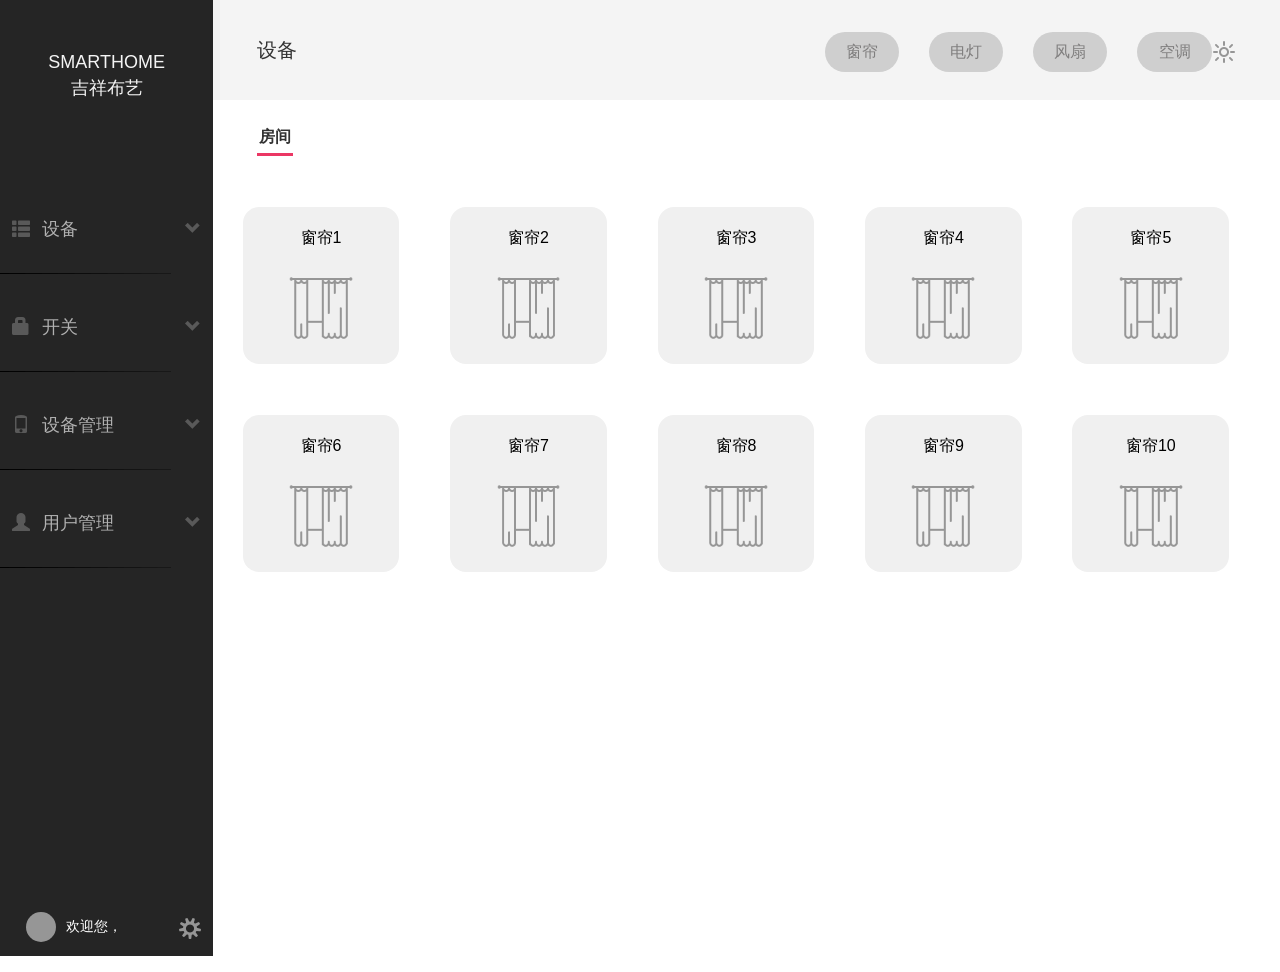
<file: homeAutomation/index.html>
<!DOCTYPE html>
<html lang="en">
	<head>
		<meta charset="utf-8" />
		<meta http-equiv="X-UA-Compatible" content="IE=edge">
    	<meta name="viewport" content="width=device-width, initial-scale=1, user-scalable=no">
		<title>智能家居</title>
		<link rel="stylesheet" href="css/bootstrap.min.css" />
		<link rel="stylesheet" href="css/bootstrap-theme.min.css" />
		<link href="http://maxcdn.bootstrapcdn.com/font-awesome/4.2.0/css/font-awesome.min.css" rel="stylesheet">
		<link href="css/homeindex.css" rel="stylesheet"/>
		
		
		 <!-- HTML5 shim and Respond.js for IE8 support of HTML5 elements and media queries -->
    <!-- WARNING: Respond.js doesn't work if you view the page via file:// -->
    <!--[if lt IE 9]>
      <script src="https://oss.maxcdn.com/html5shiv/3.7.3/html5shiv.min.js"></script>
      <script src="https://oss.maxcdn.com/respond/1.4.2/respond.min.js"></script>
    <![endif]-->
	</head>
	<body>
		<div class="container-fluid">
			<div class="row">
				<div class="col-md-2 col-xs-4 col-sm-3" style="padding: 0 !important;">
					<div class="left_list" id="left_list">
						<div class="logo"><p>SMARTHOME</p>
							<p>吉祥布艺</p>
						</div>
						<ul id="accordion" class="accordion">
							<li>
								<div class="link"><i class="glyphicon glyphicon-th-list"></i>设备<i class="glyphicon glyphicon-chevron-down"></i><em class="bg-pic"></em></div>
								<ul class="submenu">
									<li><a href="#">窗帘</a></li>
									<li><a href="#">电灯</a></li>
									<li><a href="#">风扇</a></li>
									<li><a href="#">空调</a></li>
								</ul>
							</li>
							<li>
								<div class="link"><i class="glyphicon glyphicon-lock"></i>开关<i class="glyphicon glyphicon-chevron-down"></i><em class="bg-pic"></em></div>
								<ul class="submenu">
									<li><a href="#">开关一</a></li>
									<li><a href="#">开关二</a></li>
									<li><a href="#">开关三</a></li>
									<li><a href="#">开关四</a></li>
								</ul>
							</li>
							<li>
								<div class="link"><i class="glyphicon glyphicon-phone"></i>设备管理<i class="glyphicon glyphicon-chevron-down"></i><em class="bg-pic"></em></div>
								<ul class="submenu">
									<li><a href="#">设备一</a></li>
									<li><a href="#">设备二</a></li>
									<li><a href="#">设备三</a></li>
									<li><a href="#">设备四</a></li>
								</ul>
							</li>
							<li><div class="link"><i class="glyphicon glyphicon-user"></i>用户管理<i class="glyphicon glyphicon-chevron-down"></i><em class="bg-pic"></em></div>
								<ul class="submenu">
									<li><a href="#">用户一</a></li>
									<li><a href="#">用户二</a></li>
									<li><a href="#">用户三</a></li>
									<li><a href="#">用户四</a></li>
								</ul>
							</li>
						</ul>
						<div class="user_out">
							<a href="#">
							<div class="head_photo" id="head_photo">
								<div class="logout" id="logout">
									<a href="javascript:void()">退出</a>
								</div>
							</div>
							</a>
							<p id="cname">欢迎，xxx</p>
							<a href="#">
							<div class="setting"></div>
							</a>
						</div>
					</div>
				</div>
				<div class="col-md-10 col-sm-9  col-xs-8" style="padding: 0 !important;"id='main_con'>
					<div class="main">
						<div class="main_top">
							<div class="main_name">
								<p>设备</p>
							</div>
							<div class="classfy_btn">
								<ul>
									<li id="curtain"><a href="#">窗帘</a></li>
									<li id="light"><a href="#">电灯</a></li>
									<li id="fans"><a href="#">风扇</a></li>
									<li id="condition"><a href="#">空调</a></li>
								</ul>
								<div id="weather_btn"><a class="left-panel-link" href="#left-panel"></a></div>
							</div>
						</div>
						<div class="main_bottom" id="main_bottom">
							<p>房间</p>
							<ul>
								<li><a class="left-panel-link" href="#left-panel"><span>窗帘1</span><i></i></a></li>
								<li><a class="left-panel-link" href="#left-panel"><span>窗帘2</span><i></i></a></li>
								<li><a class="left-panel-link" href="#left-panel"><span>窗帘3</span><i></i></a></li>
								<li><a class="left-panel-link" href="#left-panel"><span>窗帘4</span><i></i></a></li>
								<li><a class="left-panel-link" href="#left-panel"><span>窗帘5</span><i></i></a></li>
								<li><a class="left-panel-link" href="#left-panel"><span>窗帘6</span><i></i></a></li>
								<li><a class="left-panel-link" href="#left-panel"><span>窗帘7</span><i></i></a></li>
								<li><a class="left-panel-link" href="#left-panel"><span>窗帘8</span><i></i></a></li>
								<li><a class="left-panel-link" href="#left-panel"><span>窗帘9</span><i></i></a></li>
								<li><a class="left-panel-link" href="#left-panel"><span>窗帘10</span><i></i></a></li>
							</ul>
						</div>
			<!-- right panel -->
						<div id="left-panel" class="panel">
							<div class="close-btn" id="close-panel-bt"></div>
							<div class="control-name">
								<p>窗帘1</p>
								<span>开关控制</span>
							</div>
							<div class="control-zone">
								<div class="btn-up" id="up"><i></i></div>
								<div class="btn-down" id="down"><i></i></div>
								<div class="btn-stop" id="stop"><i></i></div>
								<div class="btn-left" id="left"><i></i></div>
								<div class="btn-right" id="right"><i></i></div>
							</div>
						</div>
					</div>
				</div>
			</div>
		</div>
		<script type="text/javascript" src="js/jquery-2.2.1.min.js" ></script>
		<script type="text/javascript" src="js/bootstrap.min.js" ></script>
		<script type="text/javascript" src="js/homeindex.js" ></script>
		<script type="text/javascript" src="js/cookie.js" ></script>
				<!--侧边栏调用-->
<script type="text/javascript" src="js/jquery.panelslider.min.js"></script>
<script type="text/javascript">
		/*打开控制栏*/
	$(document).ready(function(){
	
	$('.left-panel-link').panelslider()
	
	$('#close-panel-bt').click(function() {
		$.panelslider.close();
	});
	
	});

</script>
	</body>
</html>
</file>
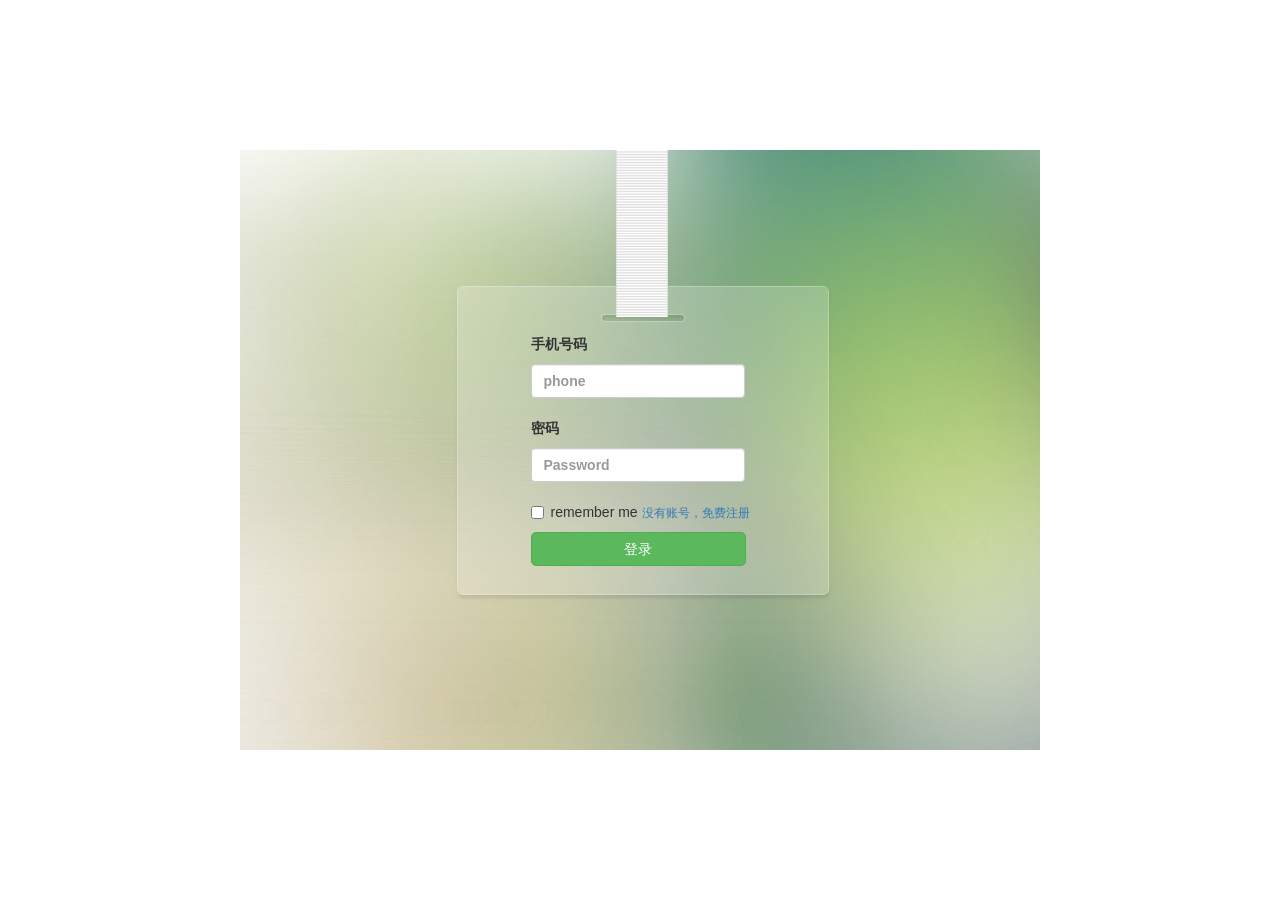
<file: homeAutomation/login.html>
<!doctype html>
<html lang="zh-CN">
<head>
<meta charset="utf-8">
 <meta http-equiv="X-UA-Compatible" content="IE=edge">
    <meta name="viewport" content="width=device-width, initial-scale=1">
    <!-- 上述3个meta标签*必须*放在最前面，任何其他内容都*必须*跟随其后！ -->
<title>后台登录界面</title>
<link rel="stylesheet" type="text/css" href="css/bootstrap.min.css">
 <script type="text/javascript" src="js/jquery-2.2.1.min.js"></script>
  <script type="text/javascript" src="js/bootstrap.min.js"></script>
  <script type="text/javascript" src="js/login.js" ></script>
  <script type="text/javascript" src="js/cookie.js" ></script>
  <script type="text/javascript" src="js/jquery.lazyload.js"></script>

    <!-- Bootstrap -->
   
    <!-- HTML5 shim and Respond.js for IE8 support of HTML5 elements and media queries -->
    <!-- WARNING: Respond.js doesn't work if you view the page via file:// -->
    <!--[if lt IE 9]>
      <script src="//cdn.bootcss.com/html5shiv/3.7.2/html5shiv.min.js"></script>
      <script src="//cdn.bootcss.com/respond.js/1.4.2/respond.min.js"></script>
    <![endif]-->
<style type="text/css">
  *{
    margin: 0;
    padding: 0;
}
body{
  background: url(images/登录/素材/登录注册.png) no-repeat center fixed;
  }
#reg{
	font-size: 12px;
}
/*.wrapper{
 margin-left: 280px;
  margin-top: 200px;
}*/
</style>
<script type="text/javascript">
/*让页面居中*/
$(function(){ 
    $(window).resize(); 
}); 
 $(window).resize(function(){ 
    $(".wrapper").css({ 
        position: "absolute", 
       
        top: ($(window).height() - $(".wrapper").outerHeight())/2+ $(document).scrollTop(), 
    });        
}); 
 $(window).resize(function(){ 
    $(".wrapper").css({ 
        position: "absolute", 
       
        left: ($(window).width() - $(".wrapper").outerWidth())/2 
    });        
});



</script>
<script >
  $(function(){
  $('#btn').css({
    'width':'215px',
    'border-radius':'5px',
    'outline':'none'
  })
})
</script>

</head> 
<body>
      <div class="container-fluid">
      <div class="header">
        <div class=""></div>
      </div>
        <div class="wrapper">

          <div class="row">
            <div class="col-md-12">
              <form method="post" id="loginFrom" action="http://120.27.95.22/CloudHome/index.php/Home/Index/user_login">
  <div class="form-group">
    <label for="exampleInputEmail1"><p>手机号码</p>
    <input type="text" class="form-control" id="phone" placeholder="phone" name="phone">
    </label>
  </div>
  <div class="form-group">
    <label for="exampleInputPassword1"><p>密码</p>
    <input type="password" class="form-control" id="pwd" placeholder="Password" name="user_pwd">
    </label>
  </div>
  <div class="checkbox">
    <label>
      <input type="checkbox">remember me
      <a href="javascript:void()" onclick="location.href='register.html'" id="reg">没有账号，免费注册</a>
    </label>
  </div>
  <button type="button" class="btn btn-success" id="btn">登录</button>
</form>
            </div>
          </div>
        </div>
        <div class="footer"></div>
      </div>
    </body>
</html>
</file>
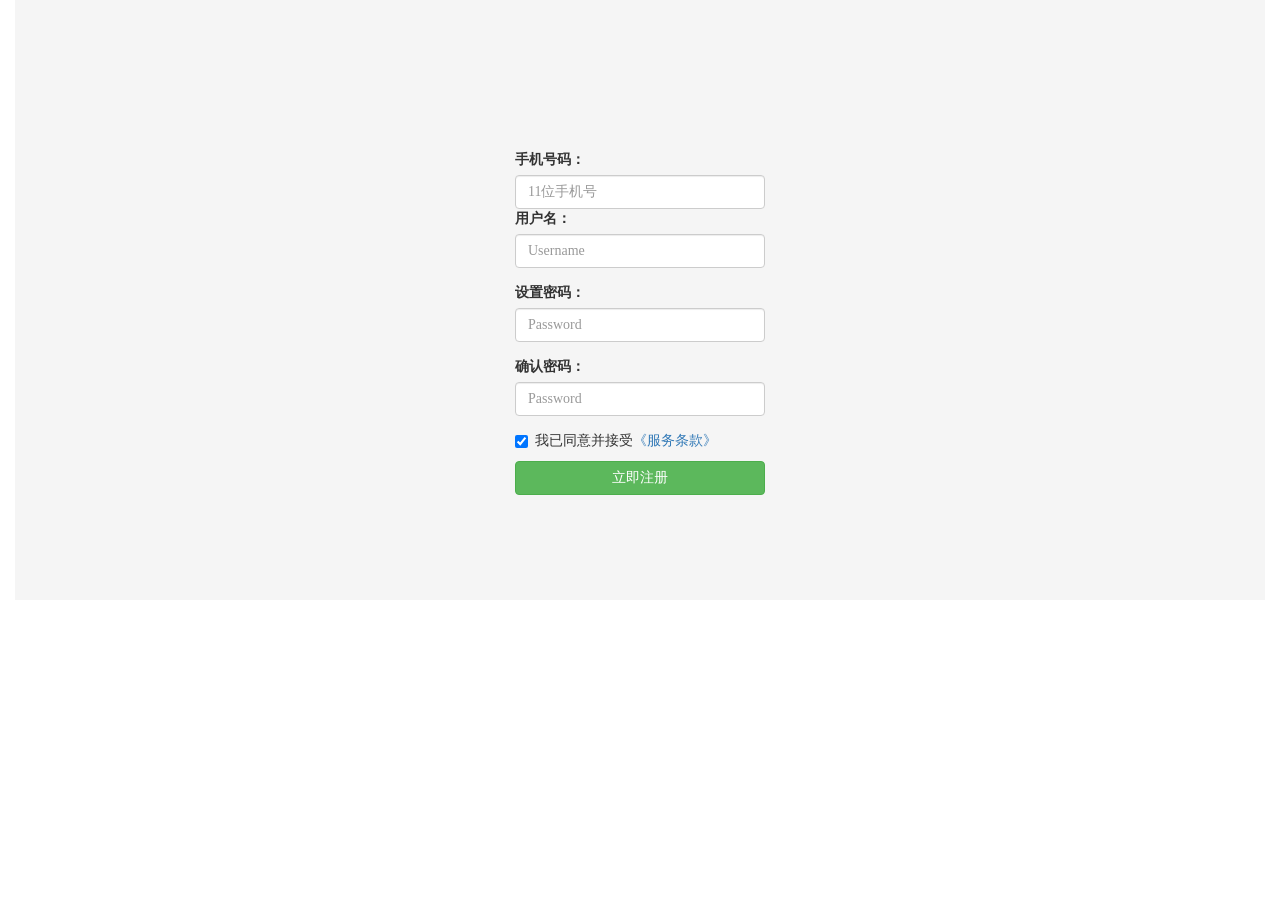
<file: homeAutomation/register.html>
<!DOCTYPE html>
<html>
	<head>
		<meta charset="utf-8" />
		<title>注册</title>
		<link rel="stylesheet" href="css/bootstrap.min.css" type="text/css" />
		<link rel="stylesheet" type="text/css" href="css/register.css"/>
		<script type="text/javascript" src="js/jquery-2.2.1.min.js" ></script>
		<script type="text/javascript" src="js/bootstrap.min.js" ></script>
		<script type="text/javascript" src="js/register.js" ></script>
		<!--<script type="text/javascript" src="js/jquery-jsonp-master/src/jquery.jsonp.js"></script>-->
    <!-- Bootstrap -->
    <!-- HTML5 shim and Respond.js for IE8 support of HTML5 elements and media queries -->
    <!-- WARNING: Respond.js doesn't work if you view the page via file:// -->
    <!--[if lt IE 9]>
      <script src="//cdn.bootcss.com/html5shiv/3.7.2/html5shiv.min.js"></script>
      <script src="//cdn.bootcss.com/respond.js/1.4.2/respond.min.js"></script>
    <![endif]-->
	</head>
	<script>
		function abc(){
		window.open("https://www.baidu.com/");
	}
	
	</script>
	<script>
//			$(function(){
// 				$('#btn').click(function(){
//				$.ajax({
//					
//					contentType:"application/json",
//					type:"GET",
//					url:"http://120.27.95.22/CloudHome/index.php/Home/Index/user_reg?",
////					data:{ "location":city,
////						  	"output":'json',
////						  	"ak":'qaby0i9lhaBplZDZeyuZGHGs'
////					},
//					data:{  user_name:13111111111111,
//						    user_pwd:123,
//						    check_pwd:123,
//							phone:12222222222222
//					},
//					dataType:"json",
////					jsonp:'callback',
//					cache:"false",
//					async:true,
//					success: function(data){
//							alert(JSON.stringify(data))
////						alert(data.results[0].weather_data[0].temperature)
////						var datac =JSON.stringify(data)
////						alert(datac)
////             var mes_obj = eval("(" + datac + ")");
////                 alert(mes_obj)
////					var data = $.parseJSON(datac);
////					for(var i=0;i<data.length;i++){
////						  alert(data.results[i].pm25);
////					}
//               
////                  	$.each(data.results, function(i,obj) {
////                  		alert(obj[0].pm25);
////                  	});	
//					
//              	 
//					},
//					error: function(XMLHttpRequest, textStatus, errorThrown){
//						alert("出错啦");
// 						 alert(XMLHttpRequest.status);
//                      alert(XMLHttpRequest.readyState);
//                      alert(textStatus);
//					}
//			});
//			})
//			})
	</script>
	<body>
		<div class="container-fluid">
			<div class="wrapper">
				<div class="row">
					<div class="col-md-12">
						<div class="form_center">
							<form>
						  <div class="form-group">
						  	 <label for="exampleInputEmail1">手机号码：</label>
						    <input type="text" class="form-control" id="number" placeholder="11位手机号" >
						    <label for="exampleInputEmail1">用户名：</label>
						    <input type="text" class="form-control" id="name" placeholder="Username" >
						  </div>
						  <div class="form-group">
						    <label for="exampleInputPassword1">设置密码：</label>
						    <input type="password" class="form-control" id="password" placeholder="Password" >
						  </div>
						  <div class="form-group">
						    <label for="exampleInputPassword1">确认密码：</label>
						    <input type="password" class="form-control" id="password_confirm" placeholder="Password">
						  </div>
						  <div class="checkbox">
						    <label>
						      <input type="checkbox" checked="checked">我已同意并接受<a href="#">《服务条款》</a>
						    </label>
						  </div>
						  <button type="button" class="btn btn-success"  id="btn">立即注册</button>
						<!--<input type="button" value="fff" onclick="abc()"/>-->
						</form>
						</div>
					</div>
				</div>
				
			</div>
		</div>
	</body>
</html>
</file>
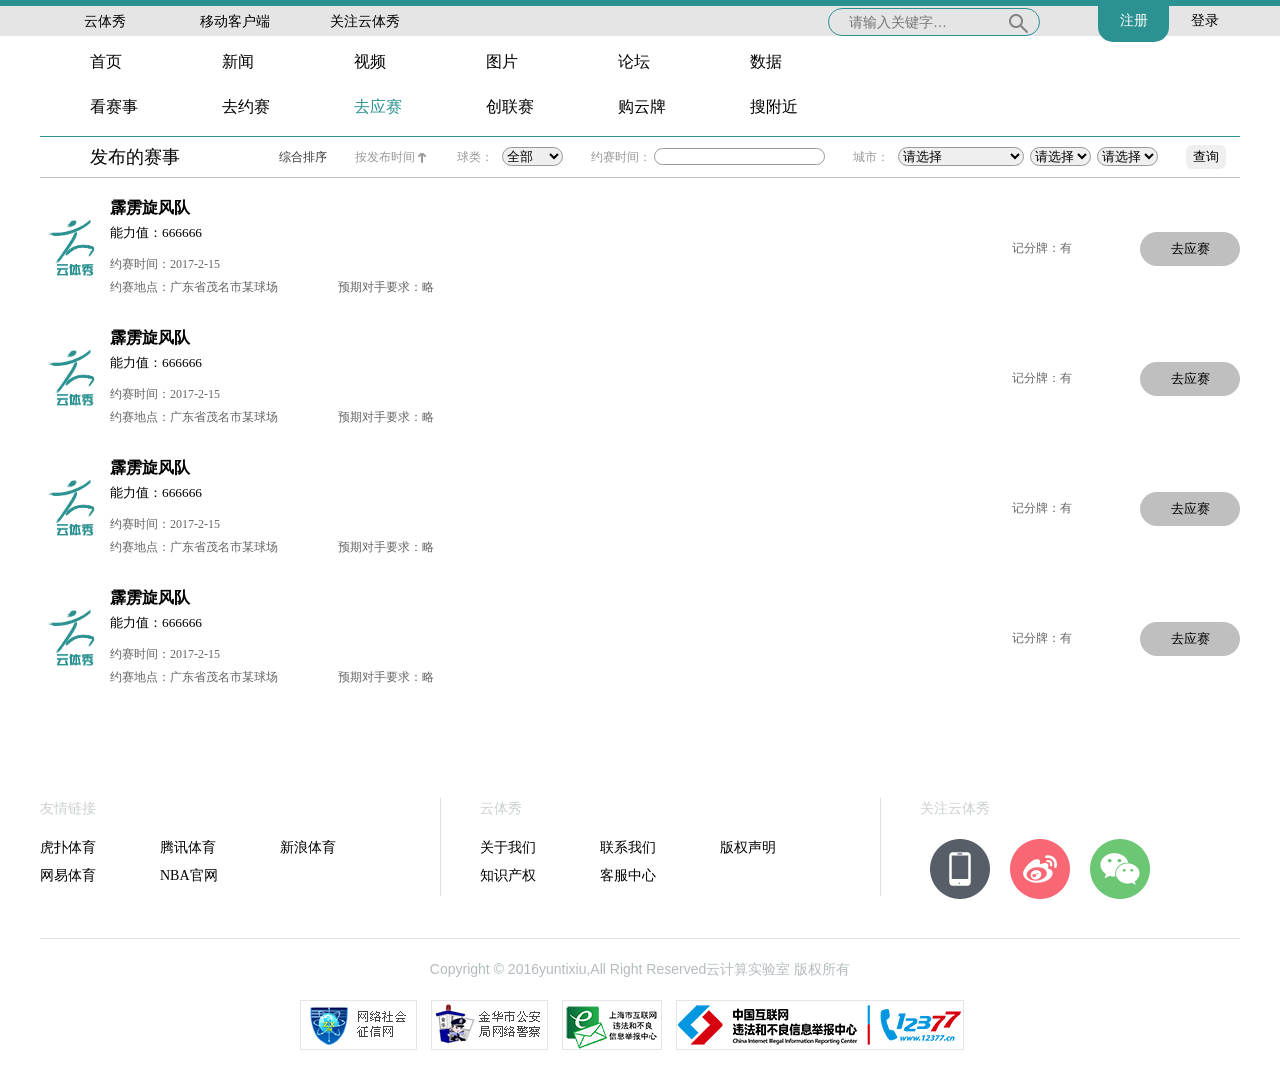
<file: yuntixiu/acceptchallenge.html>
<!DOCTYPE html>
<html>
	<head>
		<meta charset="UTF-8">
		<title>云体秀--去应赛</title>
		<link rel="stylesheet" href="css/acceptchallenge.css" />
		<link rel="icon" href="images/homepage/logoyhz.ico" />
		<link rel="stylesheet" href="http://www.jq22.com/jquery/font-awesome.4.6.0.css">
		<link href="css/foundation-datepicker.css" rel="stylesheet" type="text/css" />
	</head>
	<body>
		<div class="container">
			<header>
				<div class="header">
			<div class="header_center">
				<div class="nav_first">
					<ul>
						<li><a href="#">云体秀</a></li>
						<li><a href="#">移动客户端</a></li>
						<li id="li_third"><a href="#">关注云体秀</a>
							<ul>
								<div class="triangle_up"><span></span></div>  <!--三角形 -->
								<li><a href="#">新浪微博</a></li>
								<li><a href="#">官方微信</a></li>
								<li><a href="#">腾讯微博</a></li>
							</ul>
						</li>
					</ul>
				</div>
				<div class="search">
					<form>
						<input type="search" id="searchContent"  value="" placeholder="请输入关键字…"/>
						<input type="button" value="" />
					</form>
					<div class ="search-content"></div>
				</div>
				<div class="nav_last">
					<ul>
						<li id="f_li"><a href="register.html" id="register">注册</a></li>
						<li id="l_li"><a href="login.html" id="login">登录</a></li>
					</ul>
				</div>
			</div>
		</div>
			</header>
			<nav id="top_nav">
				<section>
					<ul class="nav_top">
					<li><a href="homepage.html">首页</a></li>
					<li><a href="newindex.html">新闻</a></li>
					<li><a href="video.html">视频</a></li>
					<li><a href="picindex.html">图片</a></li>
					<li><a href="#">论坛</a></li>
					<li><a href="data.html">数据</a></li>
				</ul>
				</section>
				<section>
					<ul class="nav_bottom" id="nav_bottom">
					<li><a href="watchMatch.html">看赛事</a></li>
					<li><a href="arrMatch.html">去约赛</a></li>
					<li><a href="acceptchallenge.html" style="color: #2B9291;">去应赛</a></li>
					<li><a href="createLeague.html">创联赛</a></li>
					<li><a href="shoppingindex.html">购云牌</a></li>
					<li><a href="searchAround.html">搜附近</a></li>
				</ul>
				</section>
			</nav>
			<article id="filter_zone">
				<section>
						<aside>
							<p>发布的赛事</p>
						</aside>
						<section>
							<table>
								<tbody>
									<tr>
										<td>综合排序</td>
										<td>按发布时间<i></i></td>
										<td><label>球类：</label>
											<select>
												<option value="0">全部</option>
												<option value="1">篮球</option>
												<option value="2">足球</option>
												<option value="3">网球</option>
												<option value="4">排球</option>
												<option value="5">羽毛球</option>
												<option value="6">乒乓球</option>
											</select>
										</td>
										<td><label>约赛时间：</label>
											<input type="text" id="time"/>
										</td>
										<td class="set_city">
											<label>城市：</label>
										</td>
										<td>
											<button id="search">查询</button>
										</td>
									</tr>
								</tbody>
							</table>
						</section>
				</section>
			</article>
			<article id="all_team">
				<nav>
					<ul>
						<li>
							<aside class="head_pic">
								<img src="images/homepage/云体秀logo.png" alt="" width="70px" height="70px"/>
							</aside>
							<article class="team_info">
								<header>
									<h1>霹雳旋风队</h1>
									<small>能力值：<span>666666</span></small>
								</header>
								<footer>
									<p>约赛时间：<span>2017-2-15</span></p>
									<p>约赛地点：<span>广东省茂名市某球场</span></p>
									<p>预期对手要求：<span>略</span></p>
								</footer>	
							</article>
							<section class="right_zone">
								<section class="sign">
								<p>记分牌：<span>有</span></p>
							</section>
							<aside class="btn">
								<button>去应赛</button>
							</aside>
							</section>
						</li>
						<li>
							<aside class="head_pic">
								<img src="images/homepage/云体秀logo.png" alt="" width="70px" height="70px"/>
							</aside>
							<article class="team_info">
								<header>
									<h1>霹雳旋风队</h1>
									<small>能力值：<span>666666</span></small>
								</header>
								<footer>
									<p>约赛时间：<span>2017-2-15</span></p>
									<p>约赛地点：<span>广东省茂名市某球场</span></p>
									<p>预期对手要求：<span>略</span></p>
								</footer>	
							</article>
							<section class="right_zone">
								<section class="sign">
								<p>记分牌：<span>有</span></p>
							</section>
							<aside class="btn">
								<button>去应赛</button>
							</aside>
							</section>
						</li>
						<li>
							<aside class="head_pic">
								<img src="images/homepage/云体秀logo.png" alt="" width="70px" height="70px"/>
							</aside>
							<article class="team_info">
								<header>
									<h1>霹雳旋风队</h1>
									<small>能力值：<span>666666</span></small>
								</header>
								<footer>
									<p>约赛时间：<span>2017-2-15</span></p>
									<p>约赛地点：<span>广东省茂名市某球场</span></p>
									<p>预期对手要求：<span>略</span></p>
								</footer>	
							</article>
							<section class="right_zone">
								<section class="sign">
								<p>记分牌：<span>有</span></p>
							</section>
							<aside class="btn">
								<button>去应赛</button>
							</aside>
							</section>
						</li>
						<li>
							<aside class="head_pic">
								<img src="images/homepage/云体秀logo.png" alt="" width="70px" height="70px"/>
							</aside>
							<article class="team_info">
								<header>
									<h1>霹雳旋风队</h1>
									<small>能力值：<span>666666</span></small>
								</header>
								<footer>
									<p>约赛时间：<span>2017-2-15</span></p>
									<p>约赛地点：<span>广东省茂名市某球场</span></p>
									<p>预期对手要求：<span>略</span></p>
								</footer>	
							</article>
							<section class="right_zone">
								<section class="sign">
								<p>记分牌：<span>有</span></p>
							</section>
							<aside class="btn">
								<button>去应赛</button>
							</aside>
							</section>
						</li>
					</ul>
				</nav>
			</article>
			<footer>
					<div class="footer_outer">
				<div class="footer_inner">
					<div class="footer_top">
						<ul>
							<li>
								<p>友情链接</p>
								<div class="footer_card">
									<a href="#">虎扑体育</a>
								</div>
								<div class="footer_card">
									<a href="#">腾讯体育</a>
								</div>
								<div class="footer_card">
									<a href="#">新浪体育</a>
								</div>
								<div class="footer_card">
									<a href="#">网易体育</a>
								</div>
								<div class="footer_card">
									<a href="#">NBA官网</a>
								</div>
							</li>
							<li>
								<p>云体秀</p>
								<div class="footer_card">
									<a href="#">关于我们</a>
								</div>
								<div class="footer_card">
									<a href="#">联系我们</a>
								</div>
								<div class="footer_card">
									<a href="#">版权声明</a>
								</div>
								<div class="footer_card">
									<a href="#">知识产权</a>
								</div>
								<div class="footer_card">
									<a href="#">客服中心</a>
								</div>
							</li>
							<li>
								<p>关注云体秀</p>
								<div class="the_third">
									<a href="#">
										<div class="app">
											<div class="pic"></div>
											<div class="app_qt_code"></div>
										</div>
									</a>
									<a href="#">
										<div class="weibo">
											<div class="pic"></div>
											<div class="weibo_qt_code"></div>
										</div>
									</a>
									<a href="#">
										<div class="wechat">
											<div class="pic"></div>
											<div class="wechat_qt_code"></div>
										</div>
									</a>
								</div>
							</li>
						</ul>
					</div>
					<div class="footer_bottom">
						<p>Copyright&nbsp;&copy;&nbsp;2016yuntixiu,All Right Reserved云计算实验室&nbsp;版权所有</p>
						<div class="security">
							<ul>
								<li><a href="#"><img src="images/homepage/wl_wlshzxw.png" alt=""></a></li>
								<li><a href="#"><img src="images/homepage/wl_wljga.png" alt=""></a></li>
								<li><a href="#"><img src="images/homepage/www_jubao.png" alt=""></a></li>
								<li><a href="#"><img src="images/homepage/www_china_jubao.png" alt=""></a></li>
							</ul>
						</div>
					</div>
				</div>
			</div>
			</footer>
		</div>
		<script type="text/javascript" src="js/jquery-2.2.1.min.js" ></script>
		<script type="text/javascript" src="js/threeconnect.js" ></script>
		<script type="text/javascript" src="js/foundation-datepicker.min.js" ></script>
		<script type="text/javascript" src="js/foundation-datepicker.zh-CN.js" ></script>
		<script type="text/javascript" src="js/acceptchallenge.js" ></script>
		<script type="text/javascript" src="js/cookie.js" ></script>
	</body>
</html>
</file>
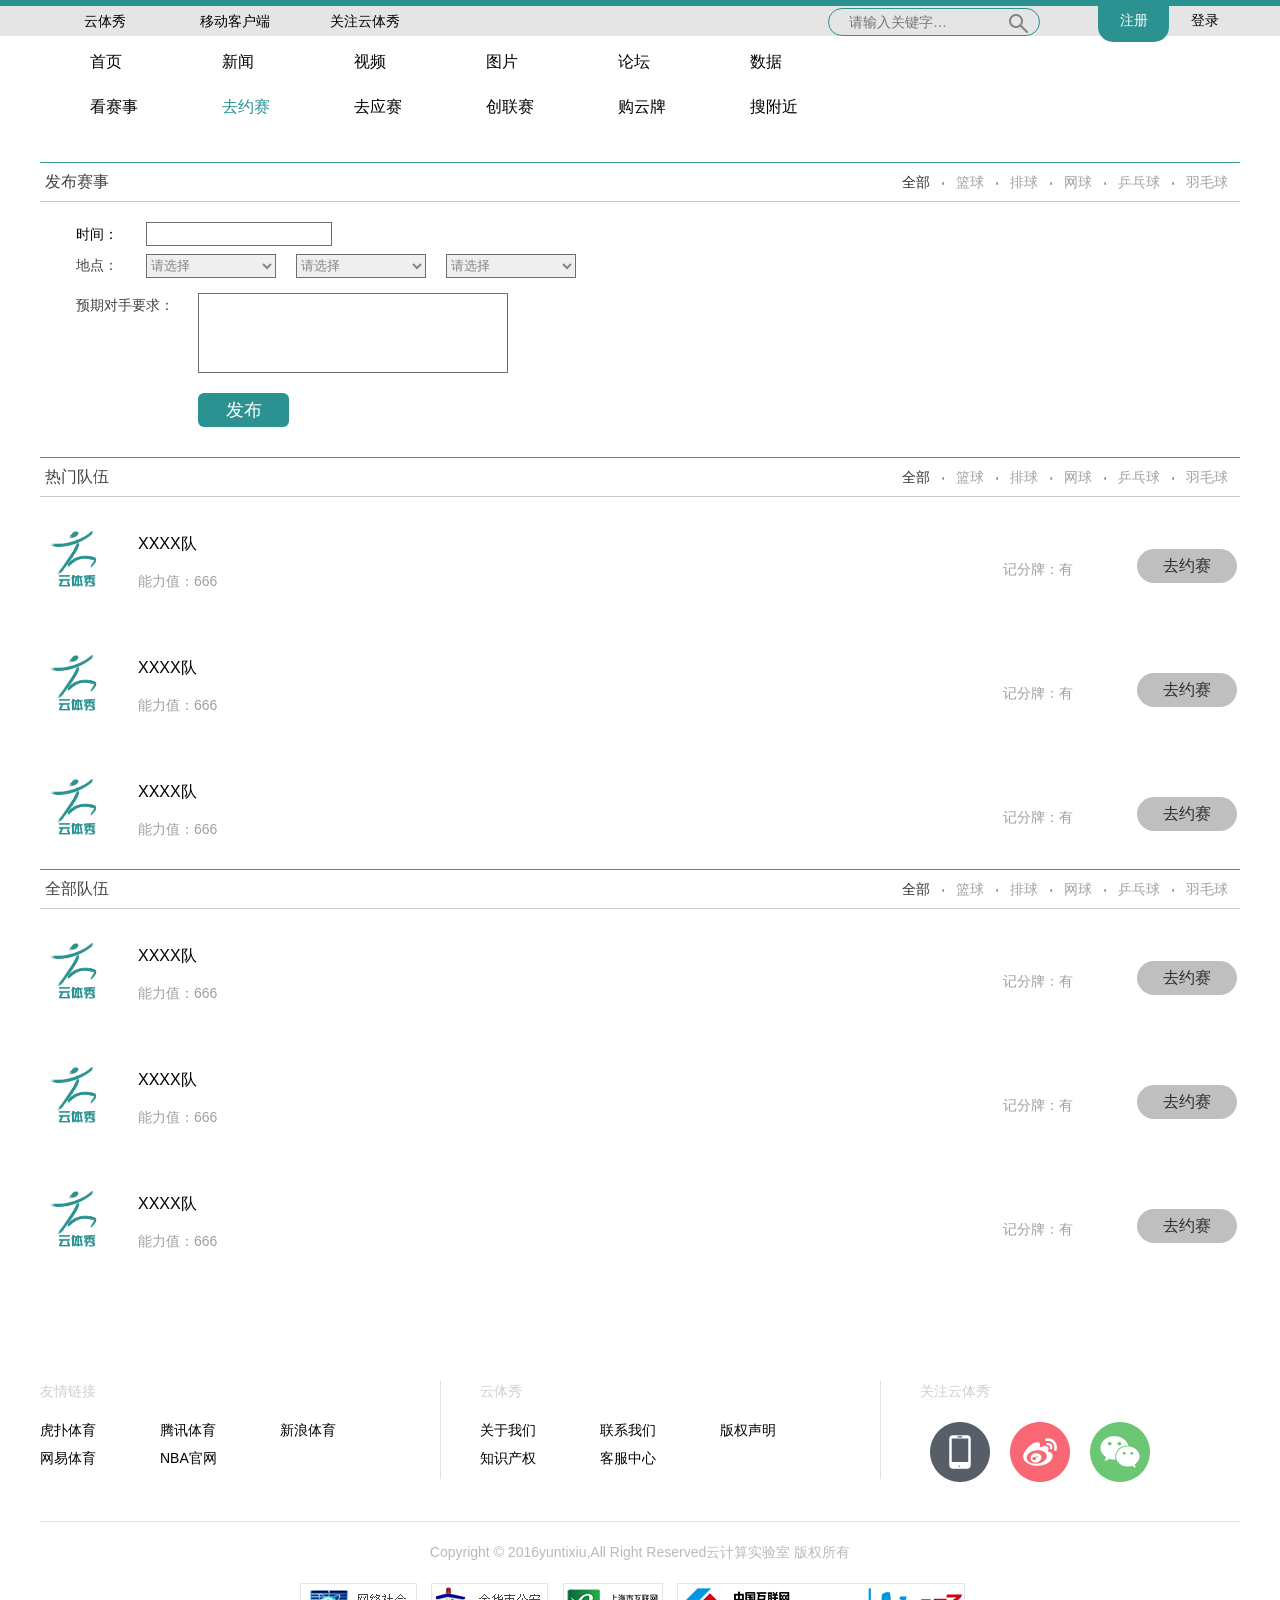
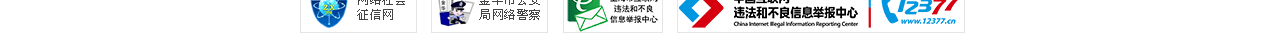
<file: yuntixiu/arrMatch.html>
<!DOCTYPE html>
<html>
<head>
	<meta http-equiv="Content-Type" content="text/html;charset=UTF-8">
	<title>云体秀——去约赛</title>
	<link rel="stylesheet" type="text/css" href="css/arrmatch.css">
	<link rel="icon" href="images/homepage/logoyhz.ico" />
	<link rel="stylesheet" href="css/foundation-datepicker.css" />
</head>
<body>
	<header>
				<div class="header">
			<div class="header_center">
				<div class="nav_first">
					<ul>
						<li><a href="#">云体秀</a></li>
						<li><a href="#">移动客户端</a></li>
						<li id="li_third"><a href="#">关注云体秀</a>
							<ul>
								<div class="triangle_up"><span></span></div>  <!--三角形 -->
								<li><a href="#">新浪微博</a></li>
								<li><a href="#">官方微信</a></li>
								<li><a href="#">腾讯微博</a></li>
							</ul>
						</li>
					</ul>
				</div>
				<div class="search">
					<form>
						<input type="search" id="searchContent"  value="" placeholder="请输入关键字…"/>
						<input type="button" value="" />
					</form>
					<div class ="search-content"></div>
				</div>
				<div class="nav_last">
					<ul>
						<li id="f_li"><a href="register.html" id="register">注册</a></li>
						<li id="l_li"><a href="login.html" id="login">登录</a></li>
					</ul>
				</div>
			</div>
		</div>
			</header>
			<nav id="top_nav">
				<section>
					<ul class="nav_top">
					<li><a href="homepage.html">首页</a></li>
					<li><a href="newindex.html">新闻</a></li>
					<li><a href="video.html">视频</a></li>
					<li><a href="picindex.html">图片</a></li>
					<li><a href="#">论坛</a></li>
					<li><a href="data.html">数据</a></li>
				</ul>
				</section>
				<section>
					<ul class="nav_bottom" id="nav_bottom">
					<li><a href="watchMatch.html">看赛事</a></li>
					<li><a href="arrMatch.html" style="color: #2B9291;">去约赛</a></li>
					<li><a href="acceptchallenge.html" >去应赛</a></li>
					<li><a href="createLeague.html">创联赛</a></li>
					<li><a href="shoppingindex.html">购云牌</a></li>
					<li><a href="searchAround.html">搜附近</a></li>
				</ul>
				</section>
			</nav>
	<div class="content inner_c">
		<div class="release-match">
			<div class="sametop">
				<h4>发布赛事</h4>
				<ul>
					<li class="active">全部</li>
					<li class="dian"></li>
					<li>篮球</li>
					<li class="dian"></li>
					<li>排球</li>
					<li class="dian"></li>
					<li>网球</li>
					<li class="dian"></li>
					<li>乒乓球</li>
					<li class="dian"></li>
					<li>羽毛球</li>
				</ul>
			</div>
			<div class="release-info">
				<form action="#">
					<div class="day">
						<span>时间：</span>
						<input type="text" value="" id="demo-2"/>
					</div>
					<div class="address">
						<div class="set_city">
							<span>地点：</span>
						</div>
					</div>
					<div class="require clear">
						<p class="fl">预期对手要求：</p>
						<textarea class="fl" name="require" id="information" cols="60" rows="5"></textarea>
					</div>
					<div class="submit">
						<input type="button" value="发布" id="public"/>
					</div>
				</form>
			</div>
		</div>
		<div class="hot-teams">
			<div class="sametop">
				<h4>热门队伍</h4>
				<ul>
					<li class="active">全部</li>
					<li class="dian"></li>
					<li>篮球</li>
					<li class="dian"></li>
					<li>排球</li>
					<li class="dian"></li>
					<li>网球</li>
					<li class="dian"></li>
					<li>乒乓球</li>
					<li class="dian"></li>
					<li>羽毛球</li>
				</ul>
			</div>
			<div class="team-list">
				<ul>
					<li>
						<p class="touxiang fl"><img src="images/homepage/云体秀logo.png"></p>
						<div class="team-info fl">
							<h5>XXXX队</h5>
							<p class="nlz">能力值：<span>666</span></p>
							<p class="jfp">记分牌：<span>有</span></p>
						</div>
						<div class="yuesai fl">
							<a href="#">去约赛</a>
						</div>
					</li>
					<li>
						<p class="touxiang fl"><img src="images/homepage/云体秀logo.png"></p>
						<div class="team-info fl">
							<h5>XXXX队</h5>
							<p class="nlz">能力值：<span>666</span></p>
							<p class="jfp">记分牌：<span>有</span></p>
						</div>
						<div class="yuesai fl">
							<a href="#">去约赛</a>
						</div>
					</li>
					<li>
						<p class="touxiang fl"><img src="images/homepage/云体秀logo.png"></p>
						<div class="team-info fl">
							<h5>XXXX队</h5>
							<p class="nlz">能力值：<span>666</span></p>
							<p class="jfp">记分牌：<span>有</span></p>
						</div>
						<div class="yuesai fl">
							<a href="#">去约赛</a>
						</div>
					</li>
				</ul>
			</div>
		</div>
		<div class="all-teams">
			<div class="sametop">
				<h4>全部队伍</h4>
				<ul>
					<li class="active">全部</li>
					<li class="dian"></li>
					<li>篮球</li>
					<li class="dian"></li>
					<li>排球</li>
					<li class="dian"></li>
					<li>网球</li>
					<li class="dian"></li>
					<li>乒乓球</li>
					<li class="dian"></li>
					<li>羽毛球</li>
				</ul>
			</div>
			<div class="team-list">
				<ul>
					<li>
						<p class="touxiang fl"><img src="images/homepage/云体秀logo.png"></p>
						<div class="team-info fl">
							<h5>XXXX队</h5>
							<p class="nlz">能力值：<span>666</span></p>
							<p class="jfp">记分牌：<span>有</span></p>
						</div>
						<div class="yuesai fl">
							<a href="#">去约赛</a>
						</div>
					</li>
					<li>
						<p class="touxiang fl"><img src="images/homepage/云体秀logo.png"></p>
						<div class="team-info fl">
							<h5>XXXX队</h5>
							<p class="nlz">能力值：<span>666</span></p>
							<p class="jfp">记分牌：<span>有</span></p>
						</div>
						<div class="yuesai fl">
							<a href="#">去约赛</a>
						</div>
					</li>
					<li>
						<p class="touxiang fl"><img src="images/homepage/云体秀logo.png"></p>
						<div class="team-info fl">
							<h5>XXXX队</h5>
							<p class="nlz">能力值：<span>666</span></p>
							<p class="jfp">记分牌：<span>有</span></p>
						</div>
						<div class="yuesai fl">
							<a href="#">去约赛</a>
						</div>
					</li>
				</ul>
			</div>
			<div class="layer">
				<div id="goodcover"></div>
					<div id="code">
					  <div class="close1"><a href="javascript:void(0)" id="closebt"><img src="images/special/close.gif"></a></div>
							<div class="layer_center">
								<form action="#">
									<div class="day_1">
										<span>时间：</span>
										<input type="text" value="" id="demo-3"/>
									</div>
									<div class="address_1" style="margin-top:40px ;">
										<p class="fl">详细地址：</p>
										<textarea  name="require"  id="layer_address"></textarea>
									</div>
									<div class="btn_1">
										<input type="button" value="提交 " id="submit_all">
									</div>
								</form>
							</div>
					</div>
			</div>
		</div>
	</div>
<footer>
					<div class="footer_outer">
				<div class="footer_inner">
					<div class="footer_top">
						<ul>
							<li>
								<p>友情链接</p>
								<div class="footer_card">
									<a href="#">虎扑体育</a>
								</div>
								<div class="footer_card">
									<a href="#">腾讯体育</a>
								</div>
								<div class="footer_card">
									<a href="#">新浪体育</a>
								</div>
								<div class="footer_card">
									<a href="#">网易体育</a>
								</div>
								<div class="footer_card">
									<a href="#">NBA官网</a>
								</div>
							</li>
							<li>
								<p>云体秀</p>
								<div class="footer_card">
									<a href="#">关于我们</a>
								</div>
								<div class="footer_card">
									<a href="#">联系我们</a>
								</div>
								<div class="footer_card">
									<a href="#">版权声明</a>
								</div>
								<div class="footer_card">
									<a href="#">知识产权</a>
								</div>
								<div class="footer_card">
									<a href="#">客服中心</a>
								</div>
							</li>
							<li>
								<p>关注云体秀</p>
								<div class="the_third">
									<a href="#">
										<div class="app">
											<div class="pic"></div>
											<div class="app_qt_code"></div>
										</div>
									</a>
									<a href="#">
										<div class="weibo">
											<div class="pic"></div>
											<div class="weibo_qt_code"></div>
										</div>
									</a>
									<a href="#">
										<div class="wechat">
											<div class="pic"></div>
											<div class="wechat_qt_code"></div>
										</div>
									</a>
								</div>
							</li>
						</ul>
					</div>
					<div class="footer_bottom">
						<p>Copyright&nbsp;&copy;&nbsp;2016yuntixiu,All Right Reserved云计算实验室&nbsp;版权所有</p>
						<div class="security">
							<ul>
								<li><a href="#"><img src="images/homepage/wl_wlshzxw.png" alt=""></a></li>
								<li><a href="#"><img src="images/homepage/wl_wljga.png" alt=""></a></li>
								<li><a href="#"><img src="images/homepage/www_jubao.png" alt=""></a></li>
								<li><a href="#"><img src="images/homepage/www_china_jubao.png" alt=""></a></li>
							</ul>
						</div>
					</div>
				</div>
			</div>
			</footer>
	<script type="text/javascript" src="js/jquery-2.2.1.min.js" ></script>
	<script type="text/javascript" src="js/arrMacth.js" ></script>
	<script type="text/javascript" src="js/threeconnect.js"></script>
	<script type="text/javascript" src="js/cookie.js" ></script>
	<script type="text/javascript" src="js/foundation-datepicker.js" ></script>
	<script type="text/javascript" src="js/foundation-datepicker.zh-CN.js" ></script>
	<script type="text/javascript" src="js/layercenter.js" ></script>

</body>
</html>
</file>
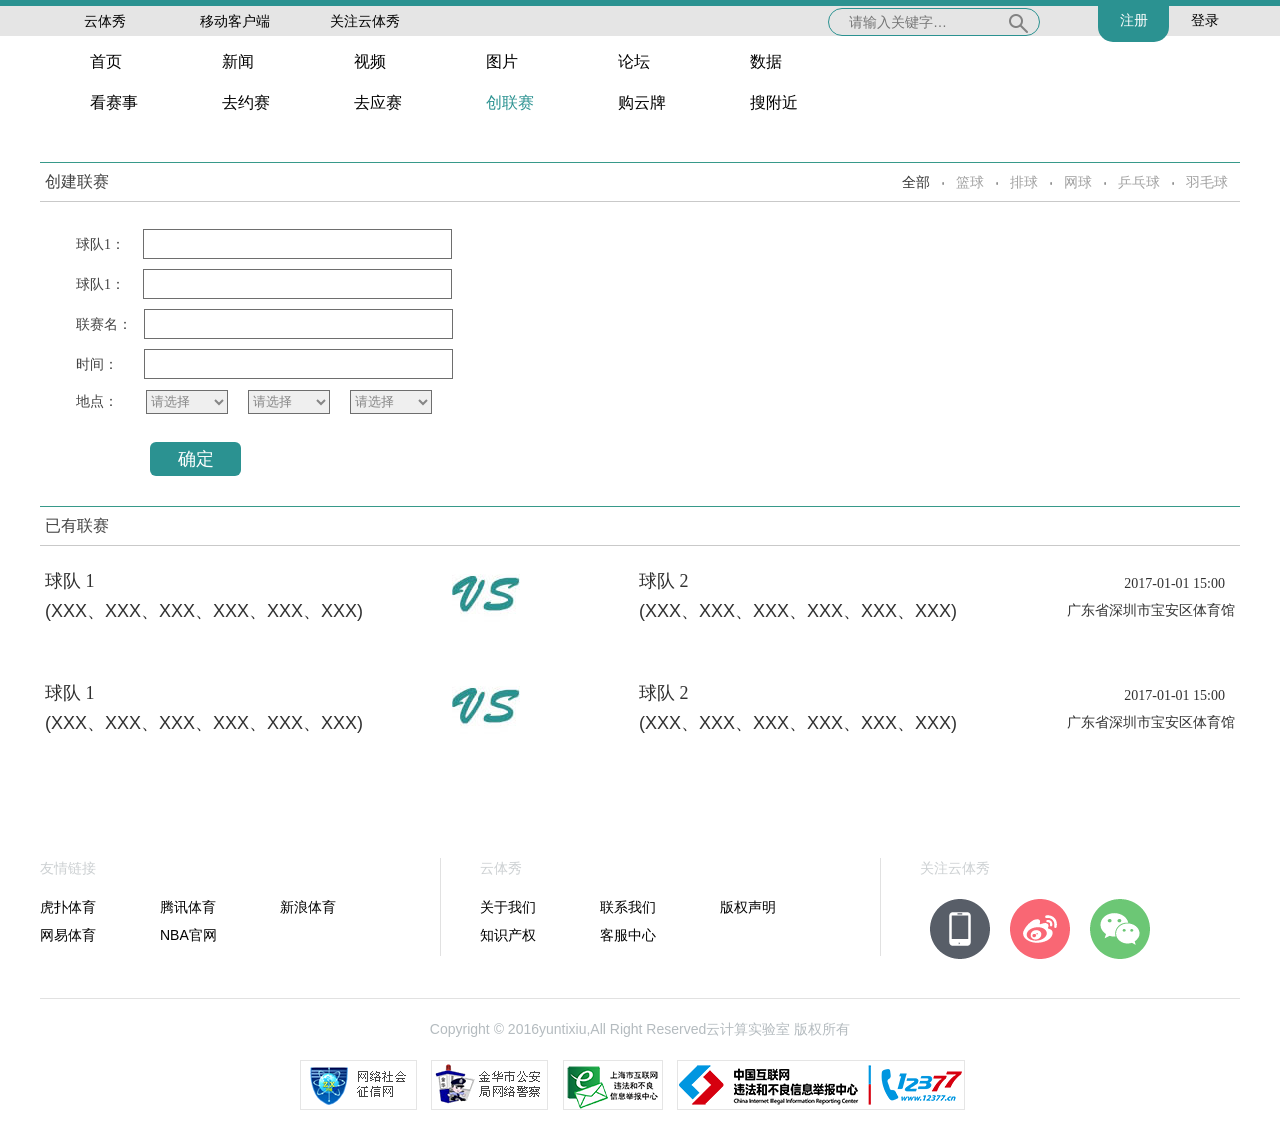
<file: yuntixiu/createLeague.html>
<!DOCTYPE html PUBLIC "-//W3C//DTD XHTML 1.0 Transitional//EN" "http://www.w3.org/TR/xhtml1/DTD/xhtml1-transitional.dtd">
<html xmlns="http://www.w3.org/1999/xhtml" xml:lang="en">
<head>
	<meta http-equiv="Content-Type" content="text/html;charset=UTF-8">
	<title>云体秀——创联赛</title>
	<link rel="stylesheet" type="text/css" href="css/creatematch.css">
	<link rel="icon" href="images/homepage/logoyhz.ico" />
	<link rel="stylesheet" href="css/foundation-datepicker.css" />
	<script type="text/javascript" src="js/jquery-2.2.1.min.js" ></script>
	<script type="text/javascript" src="js/threeconnect.js"></script>
	<script type="text/javascript" src="js/foundation-datepicker.min.js" ></script>
	<script type="text/javascript" src="js/foundation-datepicker.zh-CN.js" ></script>
	<script type="text/javascript" src="js/creatematch.js" ></script>
	<script type="text/javascript" src="js/cookie.js" ></script>
</head>
<body>
	<header>
				<div class="header">
			<div class="header_center">
				<div class="nav_first">
					<ul>
						<li><a href="#">云体秀</a></li>
						<li><a href="#">移动客户端</a></li>
						<li id="li_third"><a href="#">关注云体秀</a>
							<ul>
								<div class="triangle_up"><span></span></div>  <!--三角形 -->
								<li><a href="#">新浪微博</a></li>
								<li><a href="#">官方微信</a></li>
								<li><a href="#">腾讯微博</a></li>
							</ul>
						</li>
					</ul>
				</div>
				<div class="search">
					<form>
						<input type="search" id="searchContent"  value="" placeholder="请输入关键字…"/>
						<input type="button" value="" />
					</form>
					<div class ="search-content"></div>
				</div>
				<div class="nav_last">
					<ul>
						<li id="f_li"><a href="register.html" id="register">注册</a></li>
						<li id="l_li"><a href="login.html" id="login">登录</a></li>
					</ul>
				</div>
			</div>
		</div>
			</header>
			<nav id="top_nav">
				<section>
					<ul class="nav_top">
					<li><a href="homepage.html">首页</a></li>
					<li><a href="newindex.html">新闻</a></li>
					<li><a href="video.html">视频</a></li>
					<li><a href="picindex.html">图片</a></li>
					<li><a href="#">论坛</a></li>
					<li><a href="data.html">数据</a></li>
				</ul>
				</section>
				<section>
					<ul class="nav_bottom" id="nav_bottom">
					<li><a href="watchMatch.html">看赛事</a></li>
					<li><a href="arrMatch.html" >去约赛</a></li>
					<li><a href="acceptchallenge.html" >去应赛</a></li>
					<li><a href="createLeague.html" style="color: #2B9291;">创联赛</a></li>
					<li><a href="shoppingindex.html">购云牌</a></li>
					<li><a href="searchAround.html">搜附近</a></li>
				</ul>
				</section>
			</nav>
	<div class="content inner_c">
		<div class="create-league">
			<div class="sametop">
				<h4>创建联赛</h4>
				<ul>
					<li class="active">全部</li>
					<li class="dian"></li>
					<li>篮球</li>
					<li class="dian"></li>
					<li>排球</li>
					<li class="dian"></li>
					<li>网球</li>
					<li class="dian"></li>
					<li>乒乓球</li>
					<li class="dian"></li>
					<li>羽毛球</li>
				</ul>
			</div>
			<div class="league-info">
				<form action="#">
					<div class="team1-name samestyle">
						<span>球队1：</span>
						<input type="text"  />
					</div>
					<div class="team2-name samestyle">
						<span>球队1：</span>
						<input type="text" />
					</div>
					<div class="league-name samestyle">
						<span>联赛名：</span>
						<input type="text"  />
					</div>
					<div class="date samestyle">
						<div class="day">
						<span>时间：</span>
						<input type="text" value="" id="demo-2"/>
						</div>
					</div>
					<div class="address samestyle">
						<div class="set_city">
							<span>地点：</span>
						</div>
						<!-- <div class="set_city">
							<span>地点：</span>
							<select name="sheng" id="sheng"></select>省
							<select name="shi" id="shi"></select>市
							<select name="xian" id="xian"></select>县（区）
							<input type="text" name="detail-add" />
						</div> -->
					</div>
					<div class="submit">
						<input type="button" value="确定" id="btn"/>
					</div>
				</form>
			</div>
		</div>
		<div class="all-leagues">
			<div class="sametop">
				<h4>已有联赛</h4>
			</div>
			<div class="league-list">
				<ul>
					<li>
						<div class="team-info team1 fl">
							<span>球队 1</span>
							<p>(XXX、XXX、XXX、XXX、XXX、XXX)</p>
						</div>
						<div class="team-info team2 fl">
						<span>球队 2</span>
							<p>(XXX、XXX、XXX、XXX、XXX、XXX)</p>
						</div>
						<div class="match-info fl">
							<div class="date-t">
								<span>2017-01-01</span>
								<span>15:00</span>
							</div>
							<p>广东省深圳市宝安区体育馆</p>
						</div>
					</li>
					<li>
						<div class="team-info team1 fl">
							<span>球队 1</span>
							<p>(XXX、XXX、XXX、XXX、XXX、XXX)</p>
						</div>
						<div class="team-info team2 fl">
						<span>球队 2</span>
							<p>(XXX、XXX、XXX、XXX、XXX、XXX)</p>
						</div>
						<div class="match-info fl">
							<div class="date-t">
								<span>2017-01-01</span>
								<span>15:00</span>
							</div>
							<p>广东省深圳市宝安区体育馆</p>
						</div>
					</li>
				</ul>
			</div>
		</div>
	</div>
	<footer>
					<div class="footer_outer">
				<div class="footer_inner">
					<div class="footer_top">
						<ul>
							<li>
								<p>友情链接</p>
								<div class="footer_card">
									<a href="#">虎扑体育</a>
								</div>
								<div class="footer_card">
									<a href="#">腾讯体育</a>
								</div>
								<div class="footer_card">
									<a href="#">新浪体育</a>
								</div>
								<div class="footer_card">
									<a href="#">网易体育</a>
								</div>
								<div class="footer_card">
									<a href="#">NBA官网</a>
								</div>
							</li>
							<li>
								<p>云体秀</p>
								<div class="footer_card">
									<a href="#">关于我们</a>
								</div>
								<div class="footer_card">
									<a href="#">联系我们</a>
								</div>
								<div class="footer_card">
									<a href="#">版权声明</a>
								</div>
								<div class="footer_card">
									<a href="#">知识产权</a>
								</div>
								<div class="footer_card">
									<a href="#">客服中心</a>
								</div>
							</li>
							<li>
								<p>关注云体秀</p>
								<div class="the_third">
									<a href="#">
										<div class="app">
											<div class="pic"></div>
											<div class="app_qt_code"></div>
										</div>
									</a>
									<a href="#">
										<div class="weibo">
											<div class="pic"></div>
											<div class="weibo_qt_code"></div>
										</div>
									</a>
									<a href="#">
										<div class="wechat">
											<div class="pic"></div>
											<div class="wechat_qt_code"></div>
										</div>
									</a>
								</div>
							</li>
						</ul>
					</div>
					<div class="footer_bottom">
						<p>Copyright&nbsp;&copy;&nbsp;2016yuntixiu,All Right Reserved云计算实验室&nbsp;版权所有</p>
						<div class="security">
							<ul>
								<li><a href="#"><img src="images/homepage/wl_wlshzxw.png" alt=""></a></li>
								<li><a href="#"><img src="images/homepage/wl_wljga.png" alt=""></a></li>
								<li><a href="#"><img src="images/homepage/www_jubao.png" alt=""></a></li>
								<li><a href="#"><img src="images/homepage/www_china_jubao.png" alt=""></a></li>
							</ul>
						</div>
					</div>
				</div>
			</div>
			</footer>
</body>
</html>
</file>
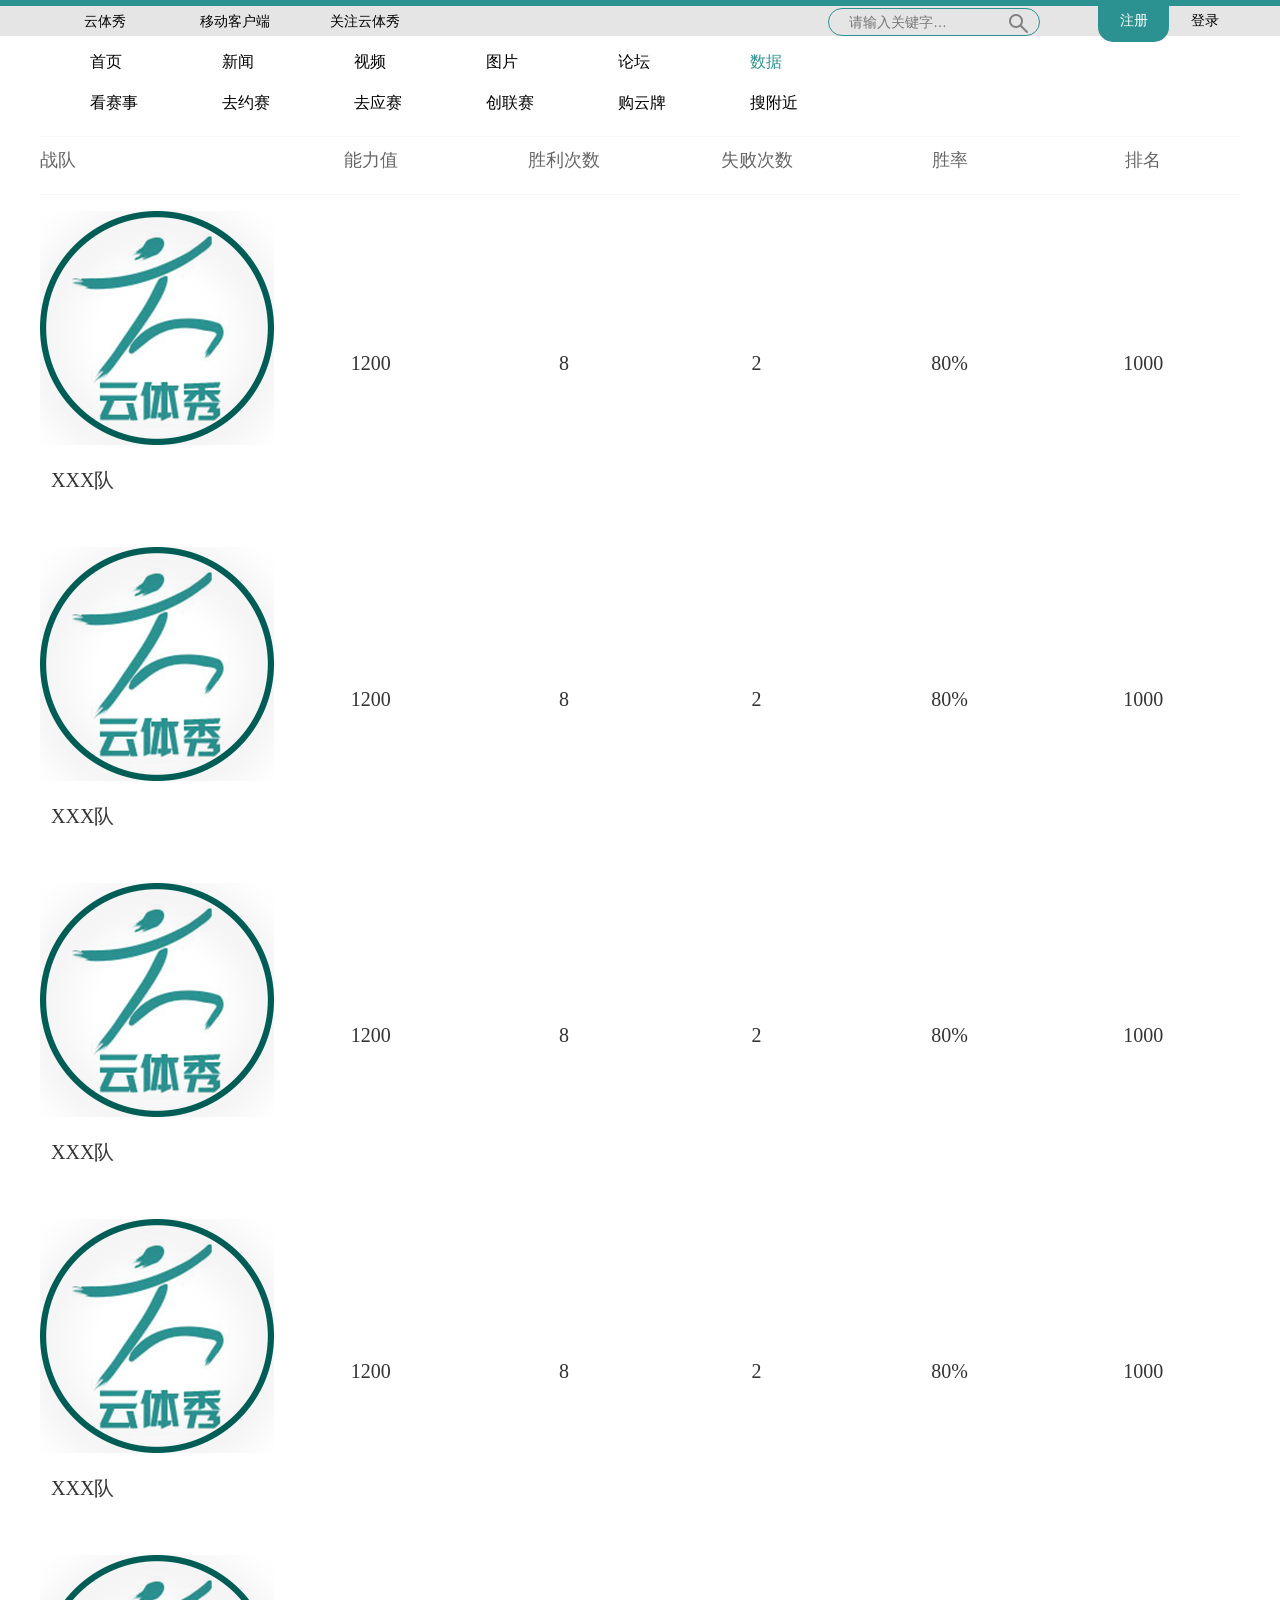
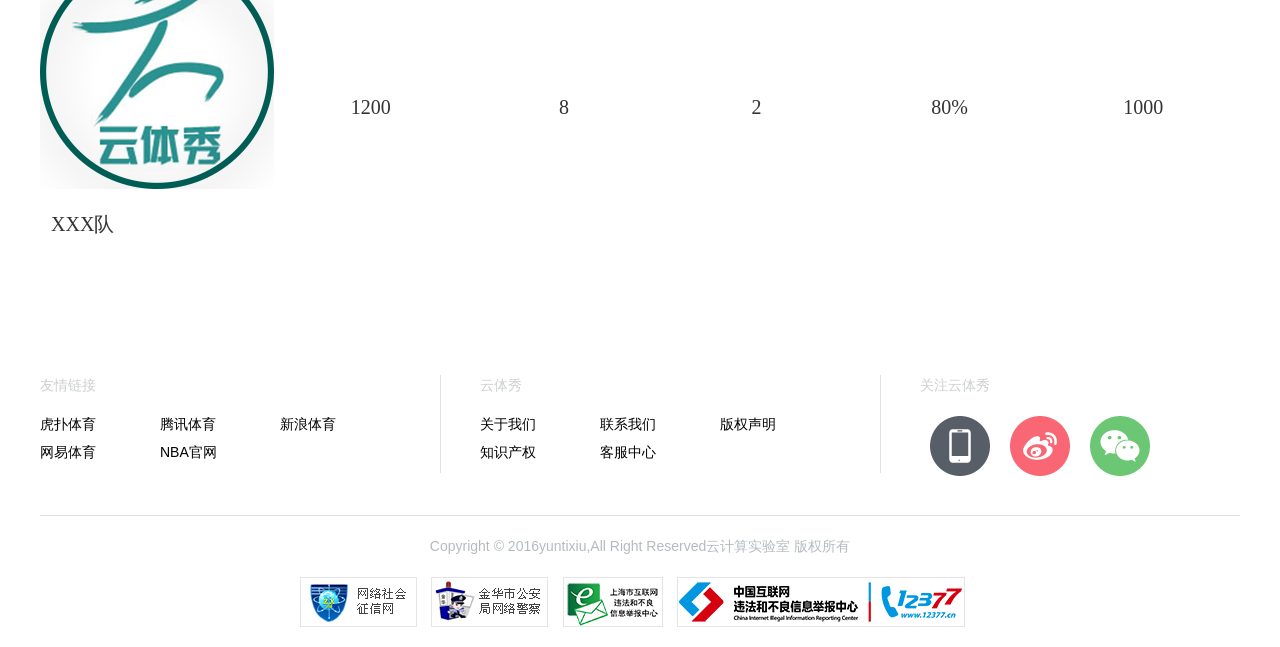
<file: yuntixiu/data.html>
<!DOCTYPE html PUBLIC "-//W3C//DTD XHTML 1.0 Transitional//EN" "http://www.w3.org/TR/xhtml1/DTD/xhtml1-transitional.dtd">
<html xmlns="http://www.w3.org/1999/xhtml" xml:lang="en">
<head>
	<meta http-equiv="Content-Type" content="text/html;charset=UTF-8">
	<title>云体秀——数据</title>
	<link rel="stylesheet" type="text/css" href="css/data.css">
	<link rel="icon" href="images/homepage/logoyhz.ico" />
	<script type="text/javascript" src="js/jquery-2.2.1.min.js" ></script>
	<script type="text/javascript" src="js/data.js" ></script>
	<script type="text/javascript" src="js/cookie.js" ></script>
	
</head>
<body>
<header>
				<div class="header">
			<div class="header_center">
				<div class="nav_first">
					<ul>
						<li><a href="#">云体秀</a></li>
						<li><a href="#">移动客户端</a></li>
						<li id="li_third"><a href="#">关注云体秀</a>
							<ul>
								<div class="triangle_up"><span></span></div>  <!--三角形 -->
								<li><a href="#">新浪微博</a></li>
								<li><a href="#">官方微信</a></li>
								<li><a href="#">腾讯微博</a></li>
							</ul>
						</li>
					</ul>
				</div>
				<div class="search">
					<form>
						<input type="search" id="searchContent"  value="" placeholder="请输入关键字…"/>
						<input type="button" value="" />
					</form>
					<div class ="search-content"></div>
				</div>
				<div class="nav_last">
					<ul>
						<li id="f_li"><a href="register.html" id="register">注册</a></li>
						<li id="l_li"><a href="login.html" id="login">登录</a></li>
					</ul>
				</div>
			</div>
		</div>
			</header>
			<nav id="top_nav">
				<section>
					<ul class="nav_top">
					<li><a href="homepage.html">首页</a></li>
					<li><a href="newindex.html">新闻</a></li>
					<li><a href="video.html">视频</a></li>
					<li><a href="picindex.html">图片</a></li>
					<li><a href="#">论坛</a></li>
					<li><a href="data.html" style="color: #2B9291;">数据</a></li>
				</ul>
				</section>
				<section>
					<ul class="nav_bottom" id="nav_bottom">
					<li><a href="watchMatch.html">看赛事</a></li>
					<li><a href="arrMatch.html">去约赛</a></li>
					<li><a href="acceptchallenge.html" >去应赛</a></li>
					<li><a href="createLeague.html">创联赛</a></li>
					<li><a href="shoppingindex.html">购云牌</a></li>
					<li><a href="searchAround.html">搜附近</a></li>
				</ul>
				</section>
			</nav>
	<div class="content inner_c">
		<table>
			<tr>
				<th>战队</th>
				<th>能力值</th>
				<th>胜利次数</th>
				<th>失败次数</th>
				<th>胜率</th>
				<th>排名</th>
			</tr>
			<tr>
				<td>
					<a href="teamData.html">
						<img src="images/special/头像.png" alt="" />
						<span>XXX队</span>
					</a>
				</td>
				<td>1200</td>
				<td>8</td>
				<td>2</td>
				<td>80%</td>
				<td>1000</td>
			</tr>
			<tr>
				<td>
					<a href="#">
						<img src="images/special/头像.png"alt="" />
						<span>XXX队</span>
					</a>
				</td>
				<td>1200</td>
				<td>8</td>
				<td>2</td>
				<td>80%</td>
				<td>1000</td>
			</tr>
			<tr>
				<td>
					<a href="#">
						<img  src="images/special/头像.png" alt="" />
						<span>XXX队</span>
					</a>
				</td>
				<td>1200</td>
				<td>8</td>
				<td>2</td>
				<td>80%</td>
				<td>1000</td>
			</tr>
			<tr>
				<td>
					<a href="#">
						<img  src="images/special/头像.png" alt="" />
						<span>XXX队</span>
					</a>
				</td>
				<td>1200</td>
				<td>8</td>
				<td>2</td>
				<td>80%</td>
				<td>1000</td>
			</tr>
			<tr>
				<td>
					<a href="#">
						<img  src="images/special/头像.png" alt="" />
						<span>XXX队</span>
					</a>
				</td>
				<td>1200</td>
				<td>8</td>
				<td>2</td>
				<td>80%</td>
				<td>1000</td>
			</tr>
		</table>
	</div>

	<footer>
					<div class="footer_outer">
				<div class="footer_inner">
					<div class="footer_top">
						<ul>
							<li>
								<p>友情链接</p>
								<div class="footer_card">
									<a href="#">虎扑体育</a>
								</div>
								<div class="footer_card">
									<a href="#">腾讯体育</a>
								</div>
								<div class="footer_card">
									<a href="#">新浪体育</a>
								</div>
								<div class="footer_card">
									<a href="#">网易体育</a>
								</div>
								<div class="footer_card">
									<a href="#">NBA官网</a>
								</div>
							</li>
							<li>
								<p>云体秀</p>
								<div class="footer_card">
									<a href="#">关于我们</a>
								</div>
								<div class="footer_card">
									<a href="#">联系我们</a>
								</div>
								<div class="footer_card">
									<a href="#">版权声明</a>
								</div>
								<div class="footer_card">
									<a href="#">知识产权</a>
								</div>
								<div class="footer_card">
									<a href="#">客服中心</a>
								</div>
							</li>
							<li>
								<p>关注云体秀</p>
								<div class="the_third">
									<a href="#">
										<div class="app">
											<div class="pic"></div>
											<div class="app_qt_code"></div>
										</div>
									</a>
									<a href="#">
										<div class="weibo">
											<div class="pic"></div>
											<div class="weibo_qt_code"></div>
										</div>
									</a>
									<a href="#">
										<div class="wechat">
											<div class="pic"></div>
											<div class="wechat_qt_code"></div>
										</div>
									</a>
								</div>
							</li>
						</ul>
					</div>
					<div class="footer_bottom">
						<p>Copyright&nbsp;&copy;&nbsp;2016yuntixiu,All Right Reserved云计算实验室&nbsp;版权所有</p>
						<div class="security">
							<ul>
								<li><a href="#"><img src="images/homepage/wl_wlshzxw.png" alt=""></a></li>
								<li><a href="#"><img src="images/homepage/wl_wljga.png" alt=""></a></li>
								<li><a href="#"><img src="images/homepage/www_jubao.png" alt=""></a></li>
								<li><a href="#"><img src="images/homepage/www_china_jubao.png" alt=""></a></li>
							</ul>
						</div>
					</div>
				</div>
			</div>
			</footer>
</body>
</html>
</file>
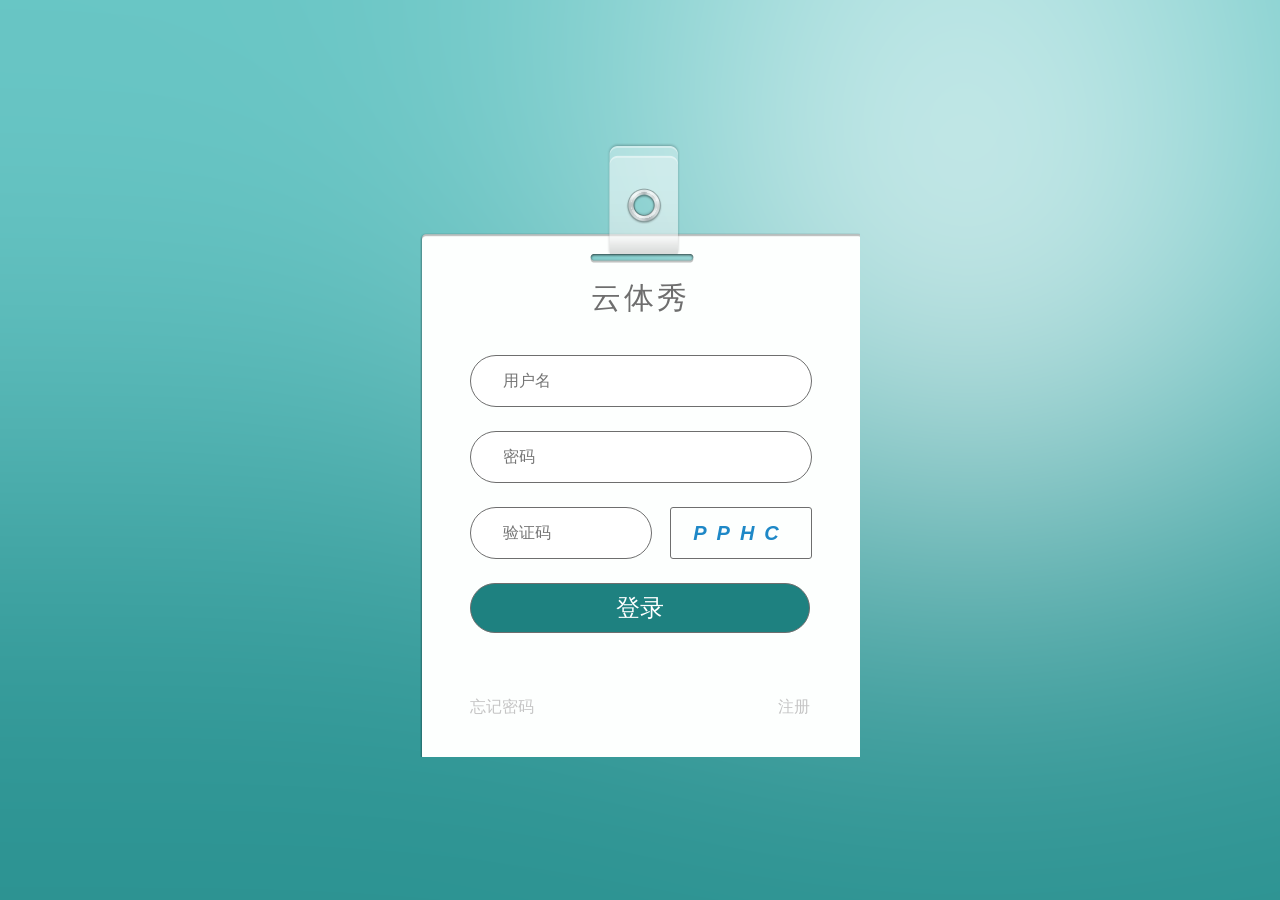
<file: yuntixiu/login.html>
<!DOCTYPE html>
<html>
	<head>
		<meta charset="UTF-8">
		<title>登录</title>
		<link rel="stylesheet" href="css/login.css" />
		<link rel="icon" href="images/homepage/logoyhz.ico" />
	</head>
	<body>
		<div class="container" id="container">
			<div class="warpper" id="warpper">
				<header class="name_h ">
					<p>云体秀</p>
				</header>
				<section>
					<article>
						<p id="info"></p>
					</article>
				</section>
				<section class="content">
					<form onsubmit="return checkNull()">
						<input type="text" placeholder="用户名"/ id="user_name">
						<input  type="password" placeholder="密码"/ id="password">
						<input type="text" placeholder="验证码" id="verify"/>
						<aside>
							<p id="code">12123</p>
						</aside>
						<footer>
							<input type="button" value="登录" id="login"/>
						</footer>
					</form>
				</section>
				<footer class="forget">
					<article>
						<a href="#">忘记密码</a>
						<a href="register.html">注册</a>
					</article>
				</footer>
			</div>
		</div>
		<script type="text/javascript" src="js/jquery-2.2.1.min.js" ></script>
		<script type="text/javascript" src="js/login.js" ></script>
		<script type="text/javascript" src="js/cookie.js"></script>
	</body>
</html>
</file>
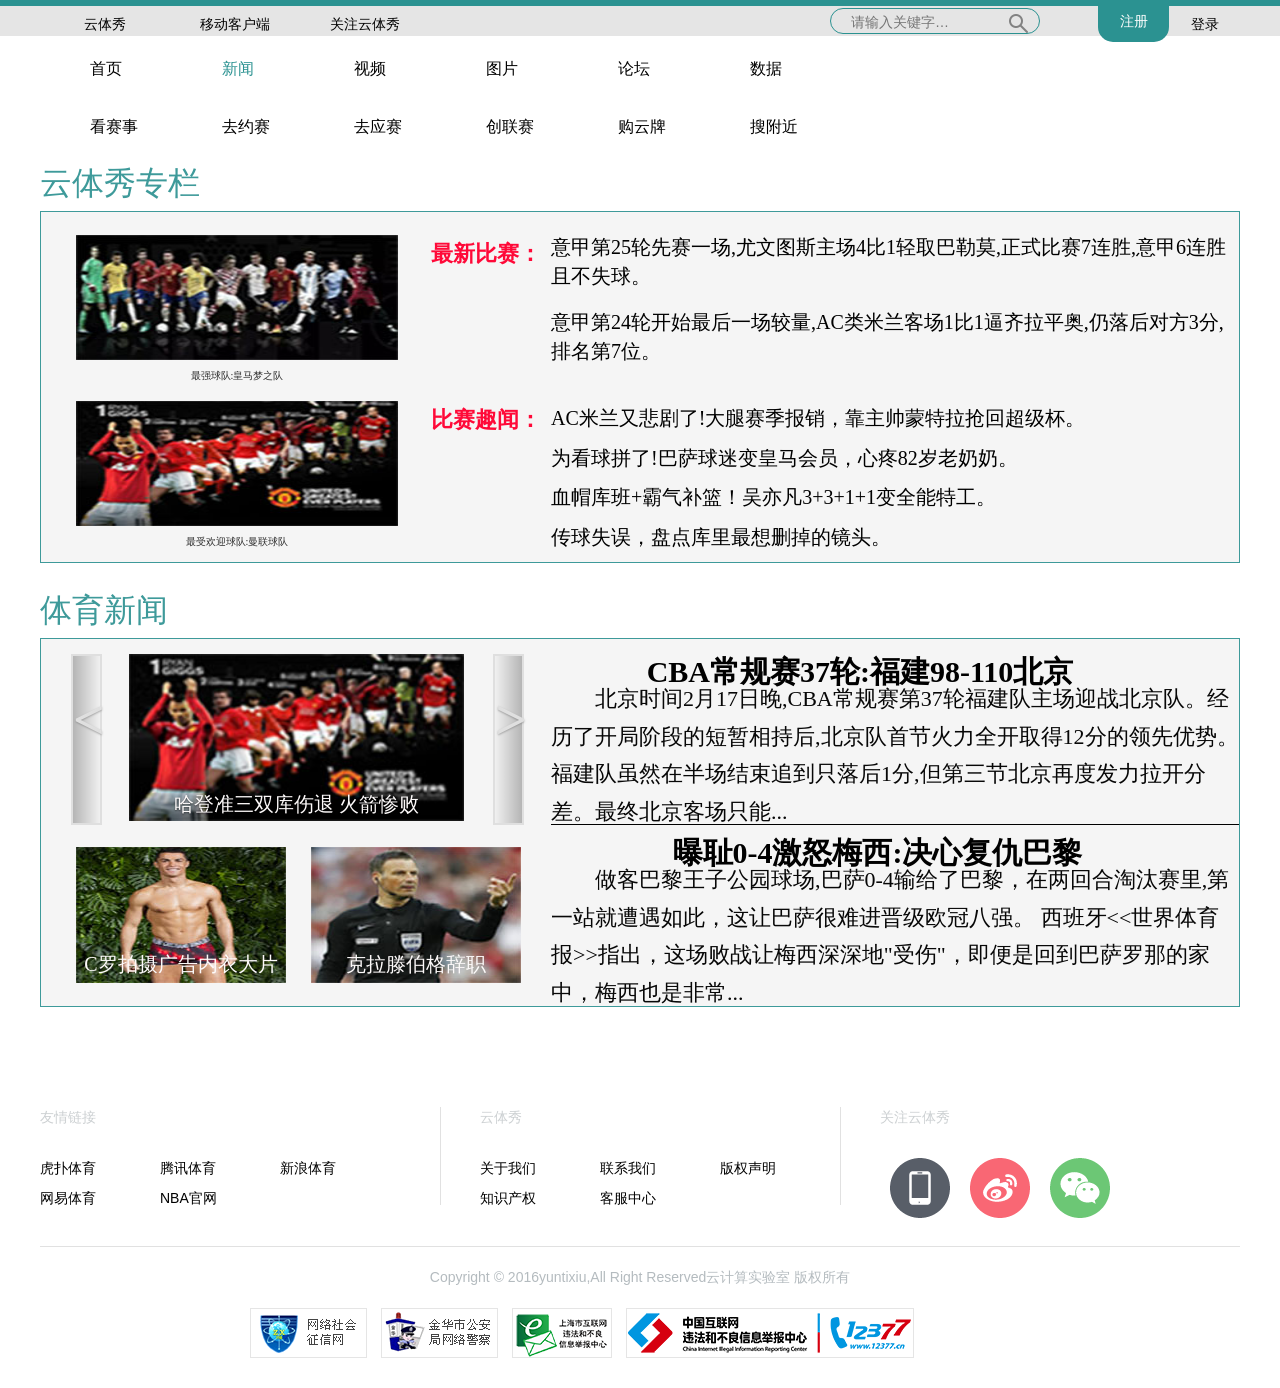
<file: yuntixiu/newindex.html>
<!DOCTYPE html>
<html>
<head lang="en">
    <meta charset="UTF-8">
    <meta name="viewport" content="width=device-width,initial-scale=1.0">
    <title>新闻</title>
    <link href="bootstrap-3.3.7-dist/css/bootstrap.min.css" rel="stylesheet" type="text/css">
    <link rel="stylesheet" href="css/news.css">
    <link rel="icon" href="images/homepage/logoyhz.ico" />
    <script type="text/javascript" src="js/jquery-2.2.1.min.js"></script>
    <script type="text/javascript" src="js/news.js" ></script>
 	<script type="text/javascript" src="bootstrap-3.3.7-dist/js/bootstrap.min.js" ></script>
 	<script type="text/javascript" src="js/cookie.js" ></script>
</head>
<body>
<!--头部-->
<header>
				<div class="header">
			<div class="header_center">
				<div class="nav_first">
					<ul>
						<li><a href="#">云体秀</a></li>
						<li><a href="#">移动客户端</a></li>
						<li id="li_third"><a href="#">关注云体秀</a>
							<ul>
								<div class="triangle_up"><span></span></div>  <!--三角形 -->
								<li><a href="#">新浪微博</a></li>
								<li><a href="#">官方微信</a></li>
								<li><a href="#">腾讯微博</a></li>
							</ul>
						</li>
					</ul>
				</div>
				<div class="search">
					<form>
						<input type="search" id="searchContent"  value="" placeholder="请输入关键字…"/>
						<input type="button" value="" />
					</form>
					<div class ="search-content"></div>
				</div>
				<div class="nav_last">
					<ul>
						<li id="f_li"><a href="register.html" id="register">注册</a></li>
						<li id="l_li"><a href="login.html" id="login">登录</a></li>
					</ul>
				</div>
			</div>
		</div>
			</header>
			<nav id="top_nav">
				<section>
					<ul class="nav_top">
					<li><a href="homepage.html">首页</a></li>
					<li><a href="newindex.html"  style="color: #2B9291;">新闻</a></li>
					<li><a href="video.html">视频</a></li>
					<li><a href="picindex.html">图片</a></li>
					<li><a href="#">论坛</a></li>
					<li><a href="data.html">数据</a></li>
				</ul>
				</section>
				<section>
					<ul class="nav_bottom" id="nav_bottom">
					<li><a href="watchMatch.html">看赛事</a></li>
					<li><a href="arrMatch.html" >去约赛</a></li>
					<li><a href="acceptchallenge.html" >去应赛</a></li>
					<li><a href="createLeague.html">创联赛</a></li>
					<li><a href="shoppingindex.html">购云牌</a></li>
					<li><a href="searchAround.html">搜附近</a></li>
				</ul>
				</section>
			</nav>
<div class="main">
   <!--云体秀专栏-->
    <!--最新新闻-->
    <!--比赛趣闻-->
 <div>
     <h2>云体秀专栏</h2>
   <section class="show">
       <div class="lates_game"><a href="newsshow.html">
       <img src="images/other/Huangma- Assistor .jpg" alt="">
       <a href="#"><h3 class="ball_dream">最强球队:皇马梦之队</h3>
       </a>
   </a> </div>
       <span  class="title_news1">最新比赛：
</span>
       <div class="news_words">
           <ul class="news_game">
               <li>
                   
                     <a href="newsshow.html">  意甲第25轮先赛一场,尤文图斯主场4比1轻取巴勒莫,正式比赛7连胜,意甲6连胜且不失球。</a>
                   </li>
               <li>
              
                       	     <a href="newsshow.html">
                           意甲第24轮开始最后一场较量,AC类米兰客场1比1逼齐拉平奥,仍落后对方3分,排名第7位。
                   </a>
               </li></ul>
       </div>
       <div class="lates_game" style="margin-top: 5px"><a href="newsshow.html">
       <img src="images/other/Manlian- Assistor .jpg" alt="">
       <a href="#"><h3 class="ball_dream">最受欢迎球队:曼联球队</h3>
       </a>
   </a> </div>
       <span  class="title_news1">比赛趣闻：
       </span>
       <div class="news_words">
           <ul class="news_game" >
               <li  class="game_fun" >
              
                       <p> <a href="newsshow.html" >AC米兰又悲剧了!大腿赛季报销，靠主帅蒙特拉抢回超级杯。
                   </a>
                       </p>
               </li>
               <li  class="game_fun">
                       <p>
                   <a href="newsshow.html">
                          为看球拼了!巴萨球迷变皇马会员，心疼82岁老奶奶。
                   </a>
                       </p>
               </li>
            <li  class="game_fun">
                       <p>
                   <a href="newsshow.html">
                         血帽库班+霸气补篮！吴亦凡3+3+1+1变全能特工。
                   </a>
                       </p>
               </li>
            <li  class="game_fun">
                       <p>
                   <a href="newsshow.html">
                          传球失误，盘点库里最想删掉的镜头。
                   </a>
                       </p>
               </li>
           </ul>
       </div>
   </section>
 </div>
    <!--体育新闻-->
<section> <h2>体育新闻</h2>
   <div class="show" >
       <div id="ad-carousel" class="carousel slide" data-ride="carousel" style="margin-left:78px;margin-top: 15px" >
           <div class="carousel-inner" style="margin-left: 10px">
               <div class="item active">
                   <a href="newsshow.html" title="" >
                       <img src="images/other/Manlian- Assistor .jpg"
                            height="171" alt=""/></a>
                   <div class="container">
                       <div class="carousel-caption">
                           <p><a href="#">哈登准三双库伤退 火箭惨败</a> </p>
                       </div>
                   </div>

               </div>
               <div class="item">
                   <a href="newsshow.html" title="">
                       <img src="images/other/basketball_2.png"
                            width="335" height="171"
                            alt=""/></a>
                   <div class="container">
                       <div class="carousel-caption">
                           <p><a href="#">詹姆斯：总决赛之旅</a> </p>
                       </div>
                   </div>
               </div>
               <div class="item">
                   <a href="newsshow.html" title=""  >
                       <img src="images/other/basketball- Assistor .jpg"
                            width="335" height="171" alt=""/></a>
                   <div class="container">
                       <div class="carousel-caption">
                           <p><a href="#">库里29分11助攻三杀快船</a> </p>
                       </div>
                   </div>
               </div>
           </div>
           <a class="left carousel-control arror_prev" href="#ad-carousel" data-slide="prev">
    <span style=" margin-top: 90%;display: block">&lt;</span></a>
           <a class="right carousel-control arror_prev1" href="#ad-carousel" data-slide="next">
               <span style=" margin-top: 90%;display: block">&gt;</span></a>
   </div>
       <div class="news-CBA" style="margin-bottom: 45px">
       	<a href="newsshow.html">
           <h1 class="sport" style="margin-left: -70px!important;padding-bottom: 10px;">
               CBA常规赛37轮:福建98-110北京
           </h1>
          </a>
           <p class="words" style="text-indent: 2em;">北京时间2月17日晚,CBA常规赛第37轮福建队主场迎战北京队。经历了开局阶段的短暂相持后,北京队首节火力全开取得12分的领先优势。福建队虽然在半场结束追到只落后1分,但第三节北京再度发力拉开分差。最终北京客场只能...</p>
       </div>

       <div class="name_C"><a href="newsshow.html">
           <img src="images/other/c罗 - Assistor .jpg" alt="" style="margin-top: -23px" >
           <h2 class="words_name">
             C罗拍摄广告内衣大片
       </h2></a> </div>
       <div class="name_C job_lose">
           <a href="newsshow.html">
               <img src="images/other/lose-job- Assistor .jpg" alt=""  style="margin-top: -23px">
               <h2 class="words_name">
                  克拉滕伯格辞职
               </h2></a>
       </div>

       <div class="news-CBA" style="border-bottom: none;">
       	<a href="newsshow.html">
           <h1 class="sport" style="margin-left: -35px;padding-bottom: 10px;">
               曝耻0-4激怒梅西:决心复仇巴黎
</h1>
</a>
           <p class="words" style="text-indent: 2em">做客巴黎王子公园球场,巴萨0-4输给了巴黎，在两回合淘汰赛里,第一站就遭遇如此，这让巴萨很难进晋级欧冠八强。
           西班牙<<世界体育报>>指出，这场败战让梅西深深地"受伤"，即便是回到巴萨罗那的家中，梅西也是非常...</p>
       </div>
</section>
</div>

  <!--尾部-->
	<footer>
					<div class="footer_outer">
				<div class="footer_inner">
					<div class="footer_top">
						<ul>
							<li>
								<p>友情链接</p>
								<div class="footer_card">
									<a href="#">虎扑体育</a>
								</div>
								<div class="footer_card">
									<a href="#">腾讯体育</a>
								</div>
								<div class="footer_card">
									<a href="#">新浪体育</a>
								</div>
								<div class="footer_card">
									<a href="#">网易体育</a>
								</div>
								<div class="footer_card">
									<a href="#">NBA官网</a>
								</div>
							</li>
							<li>
								<p>云体秀</p>
								<div class="footer_card">
									<a href="#">关于我们</a>
								</div>
								<div class="footer_card">
									<a href="#">联系我们</a>
								</div>
								<div class="footer_card">
									<a href="#">版权声明</a>
								</div>
								<div class="footer_card">
									<a href="#">知识产权</a>
								</div>
								<div class="footer_card">
									<a href="#">客服中心</a>
								</div>
							</li>
							<li>
								<p>关注云体秀</p>
								<div class="the_third">
									<a href="#">
										<div class="app">
											<div class="pic"></div>
											<div class="app_qt_code"></div>
										</div>
									</a>
									<a href="#">
										<div class="weibo">
											<div class="pic"></div>
											<div class="weibo_qt_code"></div>
										</div>
									</a>
									<a href="#">
										<div class="wechat">
											<div class="pic"></div>
											<div class="wechat_qt_code"></div>
										</div>
									</a>
								</div>
							</li>
						</ul>
					</div>
					<div class="footer_bottom">
						<p>Copyright&nbsp;&copy;&nbsp;2016yuntixiu,All Right Reserved云计算实验室&nbsp;版权所有</p>
						<div class="security">
							<ul>
								<li><a href="#"><img src="images/homepage/wl_wlshzxw.png" alt=""></a></li>
								<li><a href="#"><img src="images/homepage/wl_wljga.png" alt=""></a></li>
								<li><a href="#"><img src="images/homepage/www_jubao.png" alt=""></a></li>
								<li><a href="#"><img src="images/homepage/www_china_jubao.png" alt=""></a></li>
							</ul>
						</div>
					</div>
				</div>
			</div>
			</footer>
	</div>
</body>
</html>
</file>
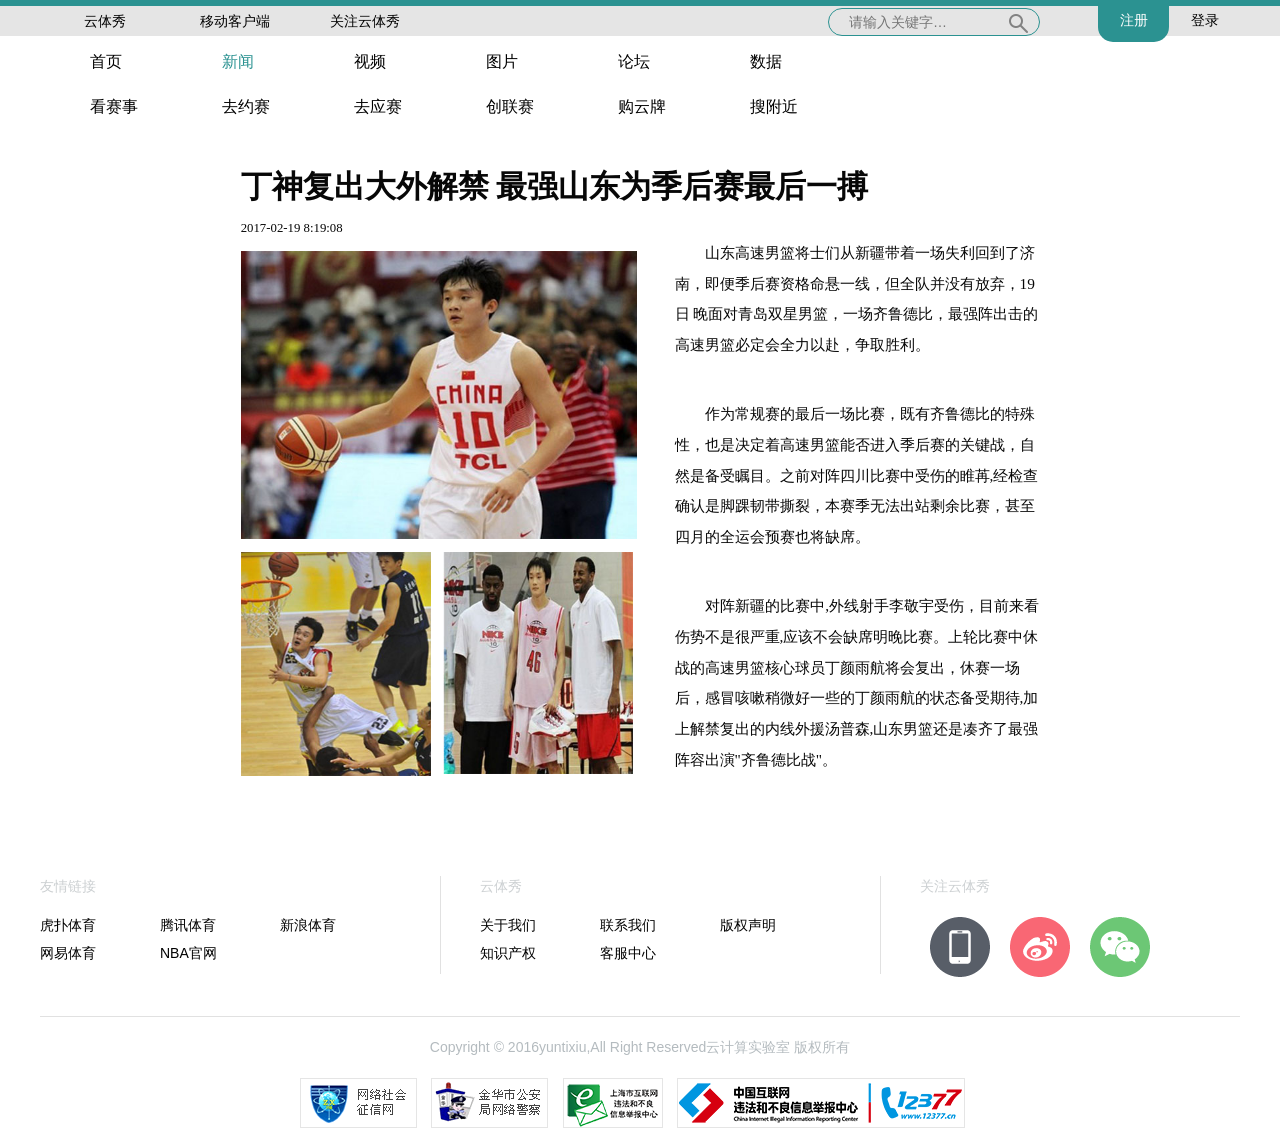
<file: yuntixiu/newsshow.html>
﻿<!DOCTYPE html>
<html>
<head>
<meta charset="utf-8">
	<meta name="viewport" content="width=device-width, initial-scale=1, user-scalable=no">
	<link rel="stylesheet" href="css/content.css">
	<link rel="icon" href="images/homepage/logoyhz.ico" />
	<script type="text/javascript" src="js/jquery-2.2.1.min.js"></script>
	<script type="text/javascript" src="js/newsshow.js" ></script>
	<script type="text/javascript" src="js/cookie.js" ></script>
	<title>云体秀--新闻展示</title>
</head>
<body >
<!--头部-->
<header>
				<div class="header">
			<div class="header_center">
				<div class="nav_first">
					<ul>
						<li><a href="#">云体秀</a></li>
						<li><a href="#">移动客户端</a></li>
						<li id="li_third"><a href="#">关注云体秀</a>
							<ul>
								<div class="triangle_up"><span></span></div>  <!--三角形 -->
								<li><a href="#">新浪微博</a></li>
								<li><a href="#">官方微信</a></li>
								<li><a href="#">腾讯微博</a></li>
							</ul>
						</li>
					</ul>
				</div>
				<div class="search">
					<form>
						<input type="search" id="searchContent"  value="" placeholder="请输入关键字…"/>
						<input type="button" value="" />
					</form>
					<div class ="search-content"></div>
				</div>
				<div class="nav_last">
					<ul>
						<li id="f_li"><a href="register.html" id="register">注册</a></li>
						<li id="l_li"><a href="login.html" id="login">登录</a></li>
					</ul>
				</div>
			</div>
		</div>
			</header>
			<nav id="top_nav">
				<section>
					<ul class="nav_top">
					<li><a href="homepage.html">首页</a></li>
					<li><a href="newindex.html" style="color: #2B9291;">新闻</a></li>
					<li><a href="video.html">视频</a></li>
					<li><a href="picindex.html">图片</a></li>
					<li><a href="#">论坛</a></li>
					<li><a href="data.html" >数据</a></li>
				</ul>
				</section>
				<section>
					<ul class="nav_bottom" id="nav_bottom">
					<li><a href="watchMatch.html">看赛事</a></li>
					<li><a href="arrMatch.html">去约赛</a></li>
					<li><a href="acceptchallenge.html" >去应赛</a></li>
					<li><a href="createLeague.html">创联赛</a></li>
					<li><a href="shoppingindex.html">购云牌</a></li>
					<li><a href="searchAround.html">搜附近</a></li>
				</ul>
				</section>
			</nav>
<div   class="content">
	<h1 class="title">
		丁神复出大外解禁 最强山东为季后赛最后一搏
	</h1>
	<span class="time">2017-02-19 8:19:08</span>
	<section class="big_pic">
		<a href="#"> <img src="images/other/basketball_man- Assistor.jpg" alt=""/>
		</a>
	</section>
	<section class="small_pic">
		<a href="#">
			<img src="images/other/basketball_drop.jpg" alt=""/>
		</a>
		<a href="#">
			<img src="images/other/basketball_photo.jpg" alt=""/>
		</a>
	</section>


	<div class="artical">

		<p class="words_1">
			山东高速男篮将士们从新疆带着一场失利回到了济南，即便季后赛资格命悬一线，但全队并没有放弃，19日
			晚面对青岛双星男篮，一场齐鲁德比，最强阵出击的高速男篮必定会全力以赴，争取胜利。

		</p>
		<p class="words_1">
			作为常规赛的最后一场比赛，既有齐鲁德比的特殊性，也是决定着高速男篮能否进入季后赛的关键战，自然是备受瞩目。之前对阵四川比赛中受伤的睢苒,经检查确认是脚踝韧带撕裂，本赛季无法出站剩余比赛，甚至四月的全运会预赛也将缺席。
		</p>

		<P class="words_1">对阵新疆的比赛中,外线射手李敬宇受伤，目前来看伤势不是很严重,应该不会缺席明晚比赛。上轮比赛中休战的高速男篮核心球员丁颜雨航将会复出，休赛一场后，感冒咳嗽稍微好一些的丁颜雨航的状态备受期待,加上解禁复出的内线外援汤普森,山东男篮还是凑齐了最强阵容出演"齐鲁德比战"。</P>
	</div>

</div>
<div class="comment_zone">
	<div class="comment_content">
			<!-- UY BEGIN -->
				<div id="uyan_frame"></div>
				<script type="text/javascript" src="http://v2.uyan.cc/code/uyan.js?uid=2126181"></script>
			<!-- UY END -->
	</div>
</div>
	<footer>
					<div class="footer_outer">
				<div class="footer_inner">
					<div class="footer_top">
						<ul>
							<li>
								<p>友情链接</p>
								<div class="footer_card">
									<a href="#">虎扑体育</a>
								</div>
								<div class="footer_card">
									<a href="#">腾讯体育</a>
								</div>
								<div class="footer_card">
									<a href="#">新浪体育</a>
								</div>
								<div class="footer_card">
									<a href="#">网易体育</a>
								</div>
								<div class="footer_card">
									<a href="#">NBA官网</a>
								</div>
							</li>
							<li>
								<p>云体秀</p>
								<div class="footer_card">
									<a href="#">关于我们</a>
								</div>
								<div class="footer_card">
									<a href="#">联系我们</a>
								</div>
								<div class="footer_card">
									<a href="#">版权声明</a>
								</div>
								<div class="footer_card">
									<a href="#">知识产权</a>
								</div>
								<div class="footer_card">
									<a href="#">客服中心</a>
								</div>
							</li>
							<li>
								<p>关注云体秀</p>
								<div class="the_third">
									<a href="#">
										<div class="app">
											<div class="pic"></div>
											<div class="app_qt_code"></div>
										</div>
									</a>
									<a href="#">
										<div class="weibo">
											<div class="pic"></div>
											<div class="weibo_qt_code"></div>
										</div>
									</a>
									<a href="#">
										<div class="wechat">
											<div class="pic"></div>
											<div class="wechat_qt_code"></div>
										</div>
									</a>
								</div>
							</li>
						</ul>
					</div>
					<div class="footer_bottom">
						<p>Copyright&nbsp;&copy;&nbsp;2016yuntixiu,All Right Reserved云计算实验室&nbsp;版权所有</p>
						<div class="security">
							<ul>
								<li><a href="#"><img src="images/homepage/wl_wlshzxw.png" alt=""></a></li>
								<li><a href="#"><img src="images/homepage/wl_wljga.png" alt=""></a></li>
								<li><a href="#"><img src="images/homepage/www_jubao.png" alt=""></a></li>
								<li><a href="#"><img src="images/homepage/www_china_jubao.png" alt=""></a></li>
							</ul>
						</div>
					</div>
				</div>
			</div>
			</footer>
</body>
</html>
</file>
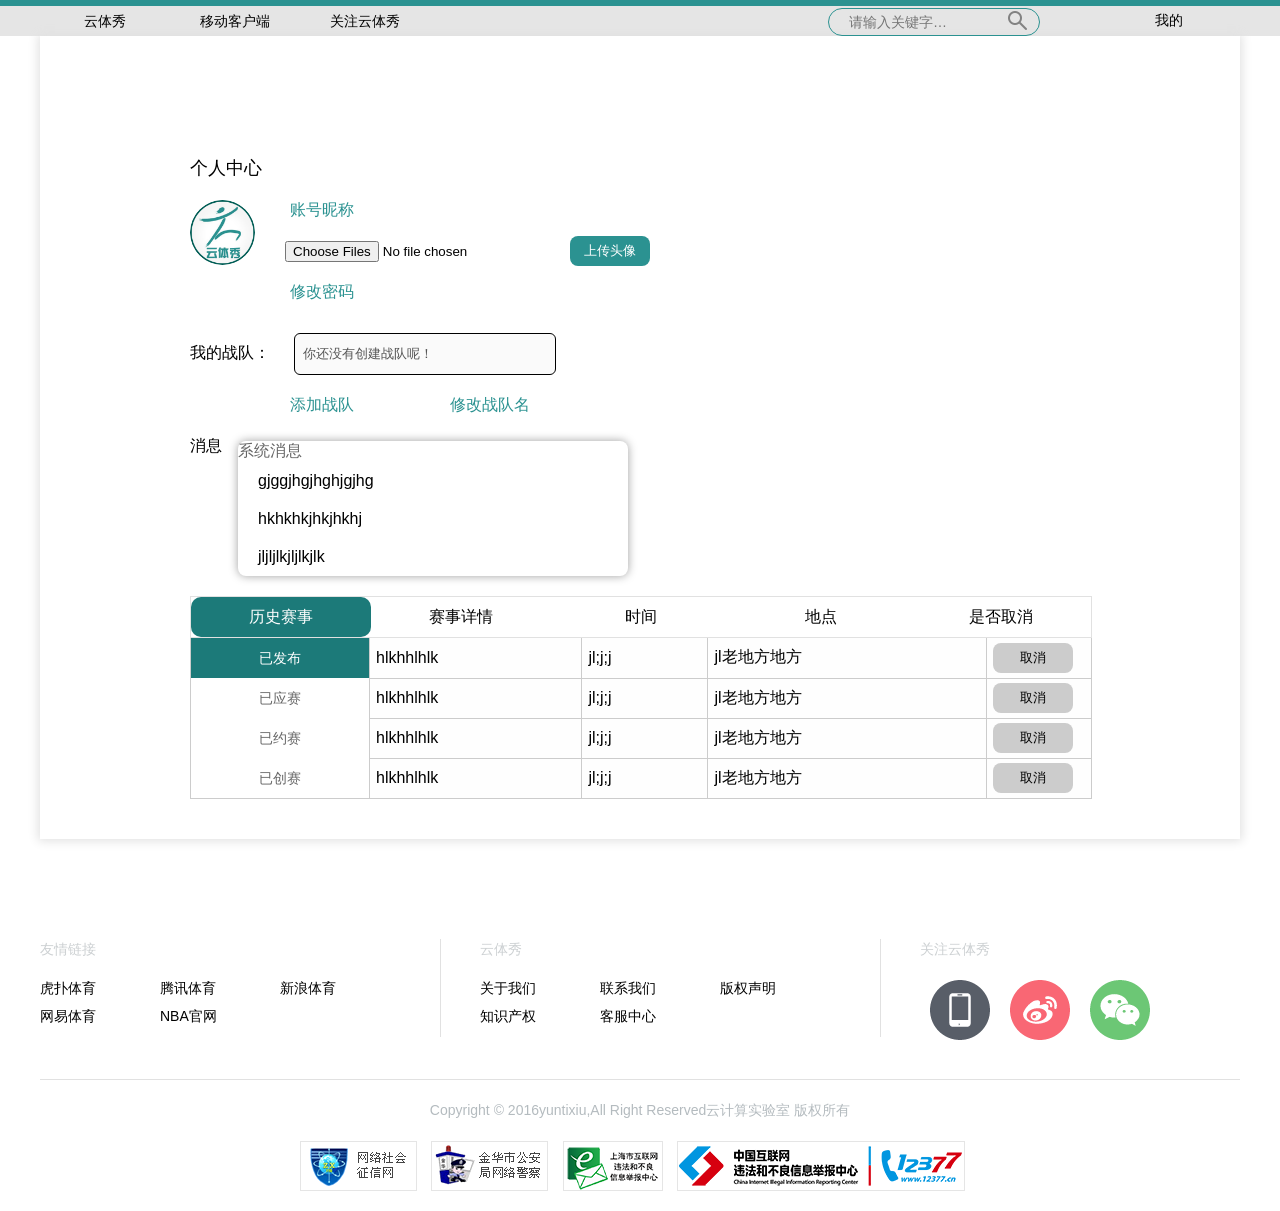
<file: yuntixiu/personcenter.html>
<!DOCTYPE html>
<html>
	<head>
		<meta charset="UTF-8">
		<title>个人中心</title>
		<link rel="stylesheet" href="css/personcenter.css" />
		<link rel="icon" href="images/homepage/logoyhz.ico" />
		<script type="text/javascript" src="js/jquery-2.2.1.min.js" ></script>
		<script type="text/javascript" src="js/personcenter.js" ></script>
		<script type="text/javascript" src="js/cookie.js" ></script>
		<script type="text/javascript">
	var regId = getCookie("reg_id");
			
function setTab(name,cursel){
	cursel_0=cursel;
	for(var i=1; i<=links_len; i++){
		var menu = document.getElementById(name+i);
		var menudiv = document.getElementById("con_"+name+"_"+i);
		if(i==cursel){
			menu.className="off";
			menudiv.style.display="block";
		}
		else{
			menu.className="";
			menudiv.style.display="none";
		}
	}
}
function Next(){                                                        
	cursel_0++;
	if (cursel_0>links_len)cursel_0=1
	setTab(name_0,cursel_0);
} 
var name_0='one';
var cursel_0=1;
var ScrollTime=3000;//循环周期（毫秒）
var links_len,iIntervalId;
onload=function(){
	var links = document.getElementById("tab1").getElementsByTagName('li')
	links_len=links.length;
	for(var i=0; i<links_len; i++){
		links[i].onmouseover=function(){
			clearInterval(iIntervalId);
			this.onmouseout=function(){
				iIntervalId = setInterval(Next,ScrollTime);;
			}
		}
	}
	document.getElementById("con_"+name_0+"_"+links_len).parentNode.onmouseover=function(){
		clearInterval(iIntervalId);
		this.onmouseout=function(){
			iIntervalId = setInterval(Next,ScrollTime);;
		}
	}
	setTab(name_0,cursel_0);
	iIntervalId = setInterval(Next,ScrollTime);
}
</script>
<script>

  
var imgurl = "";  
  
function getImgURL(node) {    
    var imgURL = "";      
    try{     
        var file = null;  
        if(node.files && node.files[0] ){  
            file = node.files[0];   
        }else if(node.files && node.files.item(0)) {                                  
            file = node.files.item(0);     
        }     
        //Firefox 因安全性问题已无法直接通过input[file].value 获取完整的文件路径  
        try{  
            //Firefox7.0   
            imgURL =  file.getAsDataURL();    
            //alert("//Firefox7.0"+imgRUL);                           
        }catch(e){  
            //Firefox8.0以上                                
            imgRUL = window.URL.createObjectURL(file);  
            //alert("//Firefox8.0以上"+imgRUL);  
        }  
     }catch(e){      //这里不知道怎么处理了，如果是遨游的话会报这个异常                   
        //支持html5的浏览器,比如高版本的firefox、chrome、ie10  
        if (node.files && node.files[0]) {                            
            var reader = new FileReader();   
            reader.onload = function (e) {                                        
                imgURL = e.target.result;    
           
            };  
            reader.readAsDataURL(node.files[0]);   
        }    
     }  
//    imgurl = imgURL;  
    creatImg(imgRUL);
         alert(imgRUL);
    return imgRUL;  
}  
         
function creatImg(imgRUL){   //根据指定URL创建一个Img对象  
    $("#head_photo").attr('src',imgRUL);  
}  
$(function(){
	$("#upload").click(function(){
		var $form=$("#PFrom");
		$.ajax({
					contentType:"application/json",
					type:"get",
					url:$form.prop('action'),
					data:{
						reg_id:regId
					},
					dataType:"jsonp",
					jsonpCallback:"flightHandler",
					cache:false,
					async:true,
					success:function(json){
							data = JSON.stringify(json);
							alert(data);
						if(json.success == "1"){
								$.ajax({
					contentType:"application/json",
					type:"get",
					url:$form.prop('action'),
					data:
						$form.serialize(),
					
					dataType:"jsonp",
					jsonpCallback:"flightHandler",
					cache:false,
					async:true,
					success:function(json){
							data = JSON.stringify(json);
							alert(data);
						if(json.success == "1"){
							
						}else{
							
						}
					},
					error:function(XMLHttpRequest, textStatus, errorThrown){
						alert(XMLHttpRequest.status);
						alert(XMLHttpRequest.readyState);
						alert(textStatus);
			}
			})
						}else{
							
						}
					},
					error:function(XMLHttpRequest, textStatus, errorThrown){
						alert(XMLHttpRequest.status);
						alert(XMLHttpRequest.readyState);
						alert(textStatus);
			}
			})
	})
	
})
</script>
	</head>
	<body>
		<div class="container">
			<header>
				<div class="header">
			<div class="header_center">
				<div class="nav_first">
					<ul>
						<li><a href="homepage.html">云体秀</a></li>
						<li><a href="#">移动客户端</a></li>
						<li id="li_third"><a href="#">关注云体秀</a>
							<ul>
								<div class="triangle_up"><span></span></div>  <!--三角形 -->
								<li><a href="#">新浪微博</a></li>
								<li><a href="#">官方微信</a></li>
								<li><a href="#">腾讯微博</a></li>
							</ul>
						</li>
					</ul>
				</div>
				<div class="search">
					<form>
						<input type="search" id="searchContent"  value="" placeholder="请输入关键字…"/>
						<button type="button" ></button>
					</form>
					<div class ="search-content"></div>
				</div>
				<div class="nav_last">
					<ul>
						<li  id="my_set"><a href="#" >我的</a>
							<ul>
								<li><a href="#">
									退出
								</a>
								</li>
							</ul>
						</li>
						
					</ul>
				</div>
			</div>
		</div>
			</header>
			<div class="warpper">
				<div class="content">
				<article id="word_f">
					<p>个人中心</p>
				</article>
				<figure>
					<img src="images/special/头像.png" width="65" height="65" alt="" id="head_photo"/>
					<p id="id_name">账号昵称</p>
					<aside id="peseon_info">
						<form action="">
							<label>昵称	</label>
							<input type="text" name="" disabled="disabled" id="nickname"/>
							<label>账号	</label>
							<input type="text" name="" disabled="disabled" id="only_id"/>
							<p id="change_name">修改昵称</p>
						</form>
					</aside>
					<form action="http://120.27.95.22/ScoreBoard/cloud.php/Home/Index/change_personal?"  method="post" enctype="multipart/form-data" id="PFrom">
					<section>
						<input type="file" name="image" id="changePic" value="" accept="images/*"  multiple="multiple" onchange="getImgURL(this)"/>
						<div class="mark"></div>
					</section>
					<aside>
						<button type="button" id="upload">上传头像</button>
					</aside>
						</form>
				</figure>
				<section>
					<article id="changePwd">
						<p>修改密码</p>
					</article>
					<aside id="pwd_zone">
						<form>
							<label>当前密码：</label>
							<input type="password"  id="previousPwd" value="" />
							<label>新的密码：</label>
							<input type="password" id="nowPwd" value="" />
							<label>确认密码：</label>
							<input type="password" id="nowPwd2" value="" />
							<div id="btn_pwd">
								<button type="button" id="save_pwd">保存</button>
								<button type="button" id="cancel_pwd">取消</button>
							</div>
							
						</form>
					</aside>
				</section>
				<section id="team_info">
					<form id="team_n">
						<label>我的战队：</label>
						<input type="text" disabled="disabled" id="team" value="  你还没有创建战队呢！"/>
					</form>
					<article id="add_team">
						<p id="add_click">添加战队</p><p id="amend">修改战队名</p>
						<section id="member_info">
							<form>
								<select>
									<option value="1">选择球类</option>
									<option value="2">篮球</option>
									<option value="3">足球</option>
									<option value="4">网球</option>
									<option value="5">排球</option>
									<option value="6">羽毛球</option>
									<option value="7">乒乓球</option>
								</select>
								<label>你的队名：</label>
								<input type="text" name="" id="team_name" value="" />
								<!--<label>成员：</label>
								<input type="text" name="" id="team_member" value="" />-->
								<button type="button" id="add_continue"></button>
								<button type="button" id="add_save">保存</button>
							</form>
						</section>
					</article>
				</section>
				<section id="inform">
					<article><p>消息<i></i></p></article>
					<aside>
						<p>系统消息</p>
						<nav>
							<ul>
								<li>gjggjhgjhghjgjhg</li>
								<li>hkhkhkjhkjhkhj</li>
								<li>jljljlkjljlkjlk</li>	
							</ul>
						</nav>
					</aside>
				</section>
				<section id="match_news">
					<nav id="desciption">
						<ul>
							<li>历史赛事</li>
							<li>赛事详情</li>
							<li>时间</li>
							<li>地点</li>
							<li>是否取消</li>
						</ul>
					</nav>
					<div class="tab1" id="tab1">
						<div class="menu">
							<ul>
								<li id="one1" onclick="setTab('one',1)">已发布</li>
								<li id="one2" onclick="setTab('one',2)">已应赛</li>
								<li id="one3" onclick="setTab('one',3)">已约赛</li>
								<li id="one4" onclick="setTab('one',4)">已创赛</li>
							</ul>
						</div>
						<div class="menudiv">
							<div id="con_one_1">
								<table>
									<tr>
										<td>hlkhhlhlk</td>
										<td>jl;j;j</td>
										<td>jl老地方地方</td>
										<td><button type="reset">取消</button></td>
									</tr>
									<tr>
										<td>hlkhhlhlk</td>
										<td>jl;j;j</td>
										<td>jl老地方地方</td>
										<td><button type="reset">取消</button></td>
									</tr>
									<tr>
										<td>hlkhhlhlk</td>
										<td>jl;j;j</td>
										<td>jl老地方地方</td>
										<td><button type="reset">取消</button></td>
									</tr>
									<tr>
										<td>hlkhhlhlk</td>
										<td>jl;j;j</td>
										<td>jl老地方地方</td>
										<td><button type="reset">取消</button></td>
									</tr>
									<tr>
										<td>hlkhhlhlk</td>
										<td>jl;j;j</td>
										<td>jl老地方地方</td>
										<td><button type="reset">取消</button></td>
									</tr>
								</table>
							</div>
							<div id="con_one_2" style="display:none;">
								<table>
									<tr>
										<td>hlkhhlhlk</td>
										<td>j就发了减肥</td>
										<td>jljlj</td>
										<td><button type="reset">取消</button></td>
									</tr>
								</table>
							</div>
							<div id="con_one_3" style="display:none;">
								<table>
									<tr>
										<td>滑块发哈</td>
										<td>jl;j;j</td>
										<td>jljlj</td>
										<td><button type="reset">取消</button></td>
									</tr>
								</table>
							</div>
							<div id="con_one_4" style="display:none;">
								<table>
									<tr>
										<td>hlkhhlhlk</td>
										<td>jl;j;j</td>
										<td>jljlj</td>
										<td><button type="button">取消</button></td>
									</tr>
								</table>
							</div>
						</div>
					</div>
				</section>
				</div>
			</div>
			<!--底部-->
		<div class="footer_outer">
				<div class="footer_inner">
					<div class="footer_top">
						<ul>
							<li>
								<p>友情链接</p>
								<div class="footer_card">
									<a href="#">虎扑体育</a>
								</div>
								<div class="footer_card">
									<a href="#">腾讯体育</a>
								</div>
								<div class="footer_card">
									<a href="#">新浪体育</a>
								</div>
								<div class="footer_card">
									<a href="#">网易体育</a>
								</div>
								<div class="footer_card">
									<a href="#">NBA官网</a>
								</div>
							</li>
							<li>
								<p>云体秀</p>
								<div class="footer_card">
									<a href="#">关于我们</a>
								</div>
								<div class="footer_card">
									<a href="#">联系我们</a>
								</div>
								<div class="footer_card">
									<a href="#">版权声明</a>
								</div>
								<div class="footer_card">
									<a href="#">知识产权</a>
								</div>
								<div class="footer_card">
									<a href="#">客服中心</a>
								</div>
							</li>
							<li>
								<p>关注云体秀</p>
								<div class="the_third">
									<a href="#">
										<div class="app">
											<div class="pic"></div>
											<div class="app_qt_code"></div>
										</div>
									</a>
									<a href="#">
										<div class="weibo">
											<div class="pic"></div>
											<div class="weibo_qt_code"></div>
										</div>
									</a>
									<a href="#">
										<div class="wechat">
											<div class="pic"></div>
											<div class="wechat_qt_code"></div>
										</div>
									</a>
								</div>
							</li>
						</ul>
					</div>
					<div class="footer_bottom">
						<p>Copyright&nbsp;&copy;&nbsp;2016yuntixiu,All Right Reserved云计算实验室&nbsp;版权所有</p>
						<div class="security">
							<ul>
								<li><a href="#"><img src="images/homepage/wl_wlshzxw.png" alt=""></a></li>
								<li><a href="#"><img src="images/homepage/wl_wljga.png" alt=""></a></li>
								<li><a href="#"><img src="images/homepage/www_jubao.png" alt=""></a></li>
								<li><a href="#"><img src="images/homepage/www_china_jubao.png" alt=""></a></li>
							</ul>
						</div>
					</div>
				</div>
			</div>
		</div>
		
	</body>
</html>
</file>
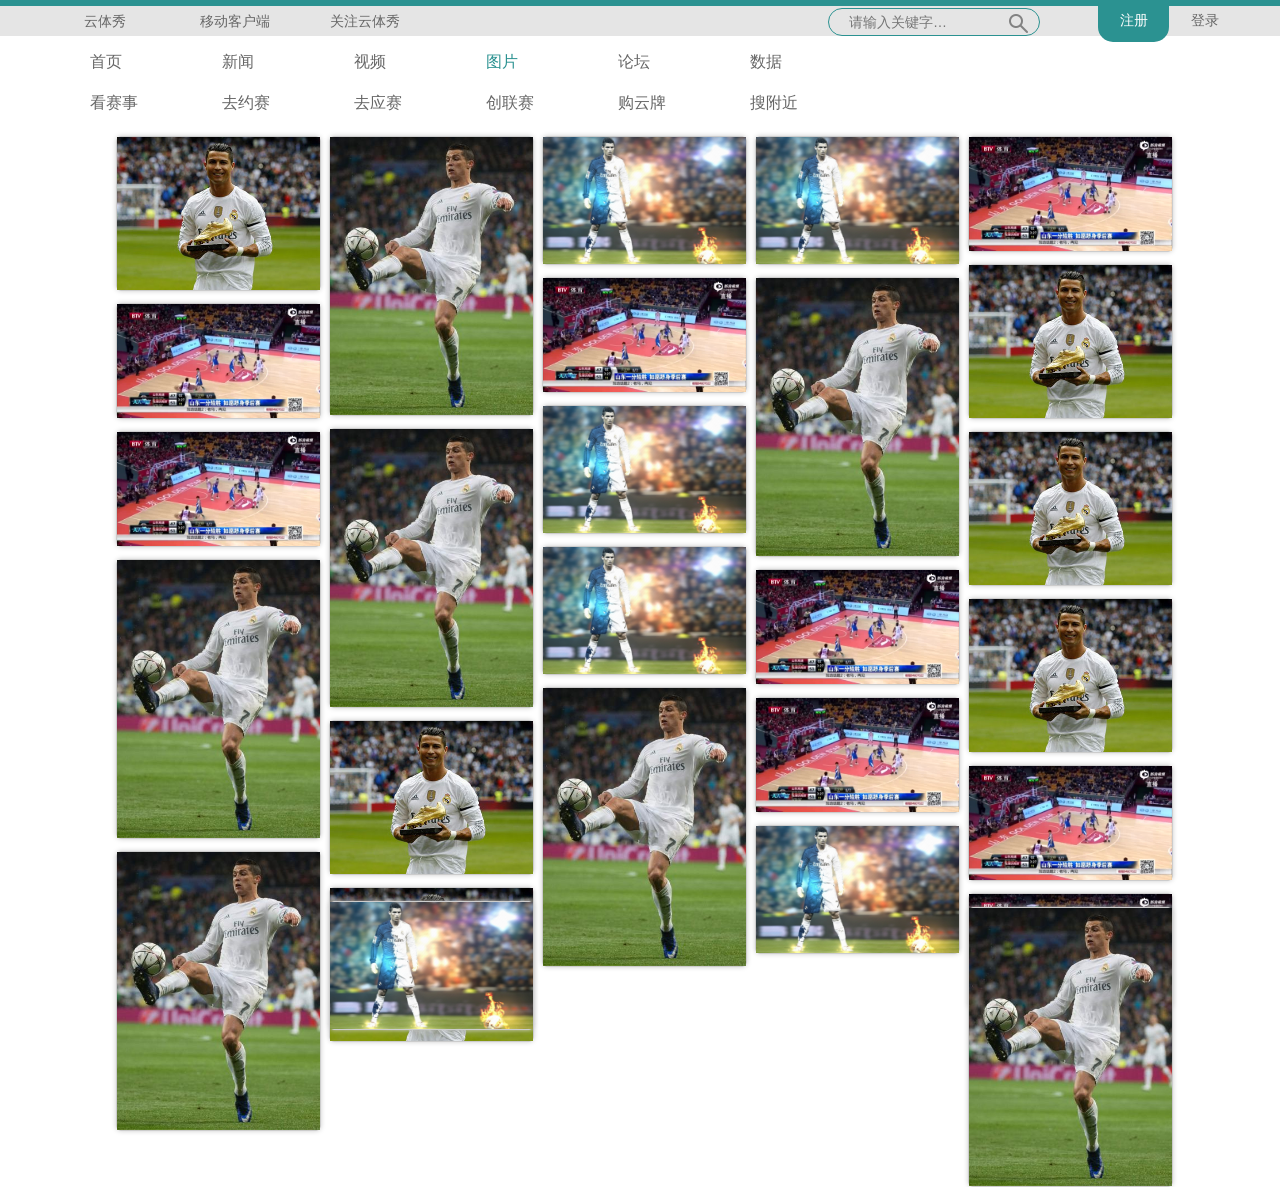
<file: yuntixiu/picindex.html>
<!DOCTYPE html PUBLIC "-//W3C//DTD XHTML 1.0 Transitional//EN" "http://www.w3.org/TR/xhtml1/DTD/xhtml1-transitional.dtd">
<html xmlns="http://www.w3.org/1999/xhtml">

	<head>
		<meta http-equiv="Content-Type" content="text/html; charset=utf-8" />
		<title>云体秀--图片</title>
		<link href="css/sucaijiayuan.css" type="text/css" rel="stylesheet" />
		<link rel="icon" href="images/homepage/logoyhz.ico" />
		<script type="text/javascript" src="js/jquery-2.2.1.min.js" ></script>
		<script type="text/javascript" src="js/pic.js" ></script>
		<script type="text/javascript" src="js/cookie.js" ></script>

		<script>
			$(window).on('load', function() {
				waterfall();
				var dataInt = {
					"data": [{
						"src": "other/0.jpg"
					}, {
						"src": "other/1.jpg"
					}, {
						"src": "other/2.jpg"
					}, {
						"src": "other/3.jpg"
					}]
				};
				$(window).on('scroll', function() {
						if (checkScrollslide) {
							$.each(dataInt.data, function(key, value) {
								var oBox = $('<div>').addClass('box').appendTo($('#main'));
								var oPic = $('<div>').addClass('pic').appendTo($(oBox));
								var  oa = $(oPic).wrap('<a href="picshow.html"></a>');
								var osum=$('<div>').addClass('summary').appendTo($(oPic));
								var osumt=$('<div>').addClass('summarytxt').appendTo($(osum));
								var oP=$('<p>').appendTo($(osumt));
								var oImg = $('<img>').attr('src', 'images/' + $(value).attr('src')).appendTo($(oa));
							})
							waterfall();
						}
				}
				)
			})

			function waterfall() {
				var $boxs = $('#main>div');
				var w = $boxs.eq(0).outerWidth();
			var cols = Math.floor($('#content').width() / w);
			$('#main').width(w * cols).css('margin', '0 auto');
				var hArr = [];
				$boxs.each(function(index, value) {
					var h = $boxs.eq(index).outerHeight();
					if (index < cols) {
						hArr[index] = h;
					} else {
						var minH = Math.min.apply(null, hArr);
						var minHIndex = $.inArray(minH, hArr);
						$(value).css({
							'position': 'absolute',
							'top': minH + 'px',
							'left': minHIndex * w + 'px'

						})
						hArr[minHIndex] += $boxs.eq(index).outerHeight();
					}
				})
			}

			function checkScrollslide() {
				var $lastBox = $('#main>div').last();
				var lastBoxDis = $lastBox.offset().top + Math.floor($lastBox.outerHeight() / 2);
				var scrollTop = $(window).scrollTop();
				var documentH = $(window).height();
				return (lastBoxDis < scrollTop + documentH) ? true : false;
			}
			
		</script>
	</head>

	<body>
		<header>
				<div class="header">
			<div class="header_center">
				<div class="nav_first">
					<ul>
						<li><a href="#">云体秀</a></li>
						<li><a href="#">移动客户端</a></li>
						<li id="li_third"><a href="#">关注云体秀</a>
							<ul>
								<div class="triangle_up"><span></span></div>  <!--三角形 -->
								<li><a href="#">新浪微博</a></li>
								<li><a href="#">官方微信</a></li>
								<li><a href="#">腾讯微博</a></li>
							</ul>
						</li>
					</ul>
				</div>
				<div class="search">
					<form>
						<input type="search" id="searchContent"  value="" placeholder="请输入关键字…"/>
						<input type="button" value="" />
					</form>
					<div class ="search-content"></div>
				</div>
				<div class="nav_last">
					<ul>
						<li id="f_li"><a href="register.html" id="register">注册</a></li>
						<li id="l_li"><a href="login.html" id="login">登录</a></li>
					</ul>
				</div>
			</div>
		</div>
			</header>
			<nav id="top_nav">
				<section>
					<ul class="nav_top">
					<li><a href="homepage.html">首页</a></li>
					<li><a href="newindex.html">新闻</a></li>
					<li><a href="video.html">视频</a></li>
					<li><a href="picindex.html"  style="color: #2B9291;">图片</a></li>
					<li><a href="#">论坛</a></li>
					<li><a href="data.html">数据</a></li>
				</ul>
				</section>
				<section>
					<ul class="nav_bottom" id="nav_bottom">
					<li><a href="watchMatch.html">看赛事</a></li>
					<li><a href="arrMatch.html">去约赛</a></li>
					<li><a href="acceptchallenge.html">去应赛</a></li>
					<li><a href="createLeague.html">创联赛</a></li>
					<li><a href="shoppingindex.html">购云牌</a></li>
					<li><a href="searchAround.html">搜附近</a></li>
				</ul>
				</section>
		<div id="content">
			
	
		<div id="main">

			<div class="box">
				<div class="pic"><a href="picshow.html" class="aa"><img src="images/other/0.jpg" /></a>
				<div class="summary">
					<div class="summarytxt">
						<p>飞奔的c罗</p>
					</div>
				</div>
				</div>
			</div>
			<div class="box">
				<div class="pic"><a href="picshow.html" class="aa"><img src="images/other/3.jpg" /></a>
				<div class="summary">
					<div class="summarytxt">
						<p>飞奔的c罗</p>
					</div>
				</div>
				</div>
			</div>
			<div class="box">
				<div class="pic"><a href="picshow.html" class="aa"><img src="images/other/2.jpg" /></a>
				<div class="summary">
					<div class="summarytxt">
						<p>飞奔的c罗</p>
					</div>
				</div>
				</div>
			</div>
			<div class="box">
				<div class="pic"><a href="picshow.html" class="aa"><img src="images/other/2.jpg"/></a>
				<div class="summary">
					<div class="summarytxt">
						<p>飞奔的c罗</p>
					</div>
				</div>
				</div>
			</div>
			<div class="box">
				<div class="pic"><a href="picshow.html" class="aa"><img src="images/other/1.jpg" /></a>
				<div class="summary">
					<div class="summarytxt">
						<p>飞奔的c罗</p>
					</div>
				</div>
				</div>
			</div>
			<div class="box">
				<div class="pic"><a href="picshow.html" class="aa"><img src="images/other/0.jpg" /></a>
				<div class="summary">
					<div class="summarytxt">
						<p>飞奔的c罗</p>
					</div>
				</div>
				</div>
			</div>
			<div class="box">
				<div class="pic"><a href="picshow.html" class="aa"><img src="images/other/1.jpg" /></a>
				<div class="summary">
					<div class="summarytxt">
						<p>飞奔的c罗</p>
					</div>
				</div>
				</div>
			</div>
			<div class="box">
				<div class="pic"><a href="picshow.html" class="aa"><img src="images/other/3.jpg" /></a>
				<div class="summary">
					<div class="summarytxt">
						<p>飞奔的c罗</p>
					</div>
				</div>
				</div>
			</div>
			<div class="box">
				<div class="pic"><a href="picshow.html" class="aa"><img src="images/other/1.jpg" /></a>
				<div class="summary">
					<div class="summarytxt">
						<p>飞奔的c罗</p>
					</div>
				</div>
				</div>
			</div>
			<div class="box">
				<div class="pic"><a href="picshow.html" class="aa"><img src="images/other/2.jpg" /></a>
				<div class="summary">
					<div class="summarytxt">
						<p>飞奔的c罗</p>
					</div>
				</div>
				</div>
			</div>
			<div class="box">
				<div class="pic"><a href="picshow.html" class="aa"><img src="images/other/3.jpg" /></a>
				<div class="summary">
					<div class="summarytxt">
						<p>飞奔的c罗</p>
					</div>
				</div>
				</div>
			</div>
			<div class="box">
				<div class="pic"><a href="picshow.html" class="aa"><img src="images/other/1.jpg" /></a>
				<div class="summary">
					<div class="summarytxt">
						<p>飞奔的c罗</p>
					</div>
				</div>
				</div>
			</div>
			<div class="box">
				<div class="pic"><a href="picshow.html" class="aa"><img src="images/other/0.jpg" /></a>
				<div class="summary">
					<div class="summarytxt">
						<p>飞奔的c罗</p>
					</div>
				</div>
				</div>
			</div>
			<div class="box">
				<div class="pic"><a href="picshow.html" class="aa"><img src="images/other/2.jpg" /></a>
				<div class="summary">
					<div class="summarytxt">
						<p>飞奔的c罗</p>
					</div>
				</div>
				</div>
			</div>
			<div class="box">
				<div class="pic"><a href="picshow.html" class="aa"><img src="images/other/3.jpg" /></a>
				<div class="summary">
					<div class="summarytxt">
						<p>飞奔的c罗</p>
					</div>
				</div>
				</div>
			</div>
			<div class="box">
				<div class="pic"><a href="picshow.html" class="aa"><img src="images/other/1.jpg" /></a>
				<div class="summary">
					<div class="summarytxt">
						<p>飞奔的c罗</p>
					</div>
				</div>
				</div>
			</div>
			<div class="box">
				<div class="pic"><a href="picshow.html" class="aa"><img src="images/other/0.jpg" /></a>
				<div class="summary">
					<div class="summarytxt">
						<p>飞奔的c罗</p>
					</div>
				</div>
				</div>
			</div>
			<div class="box">
				<div class="pic"><a href="picshow.html" class="aa"><img src="images/other/3.jpg" /></a>
				<div class="summary">
					<div class="summarytxt">
						<p>飞奔的c罗</p>
					</div>
				</div>
				</div>
			</div>
			<div class="box">
				<div class="pic"><a href="picshow.html" class="aa"><img src="images/other/1.jpg" /></a>
				<div class="summary">
					<div class="summarytxt">
						<p>飞奔的c罗</p>
					</div>
				</div>
				</div>
			</div>
		</div>
		</div>
		<script type="text/javascript">
$(document).ready(function(){
	$('.pic').hover(function(){
		$(this).find(".summary").toggle(700);
	});
});
</script>
	</body>

</html>
</file>
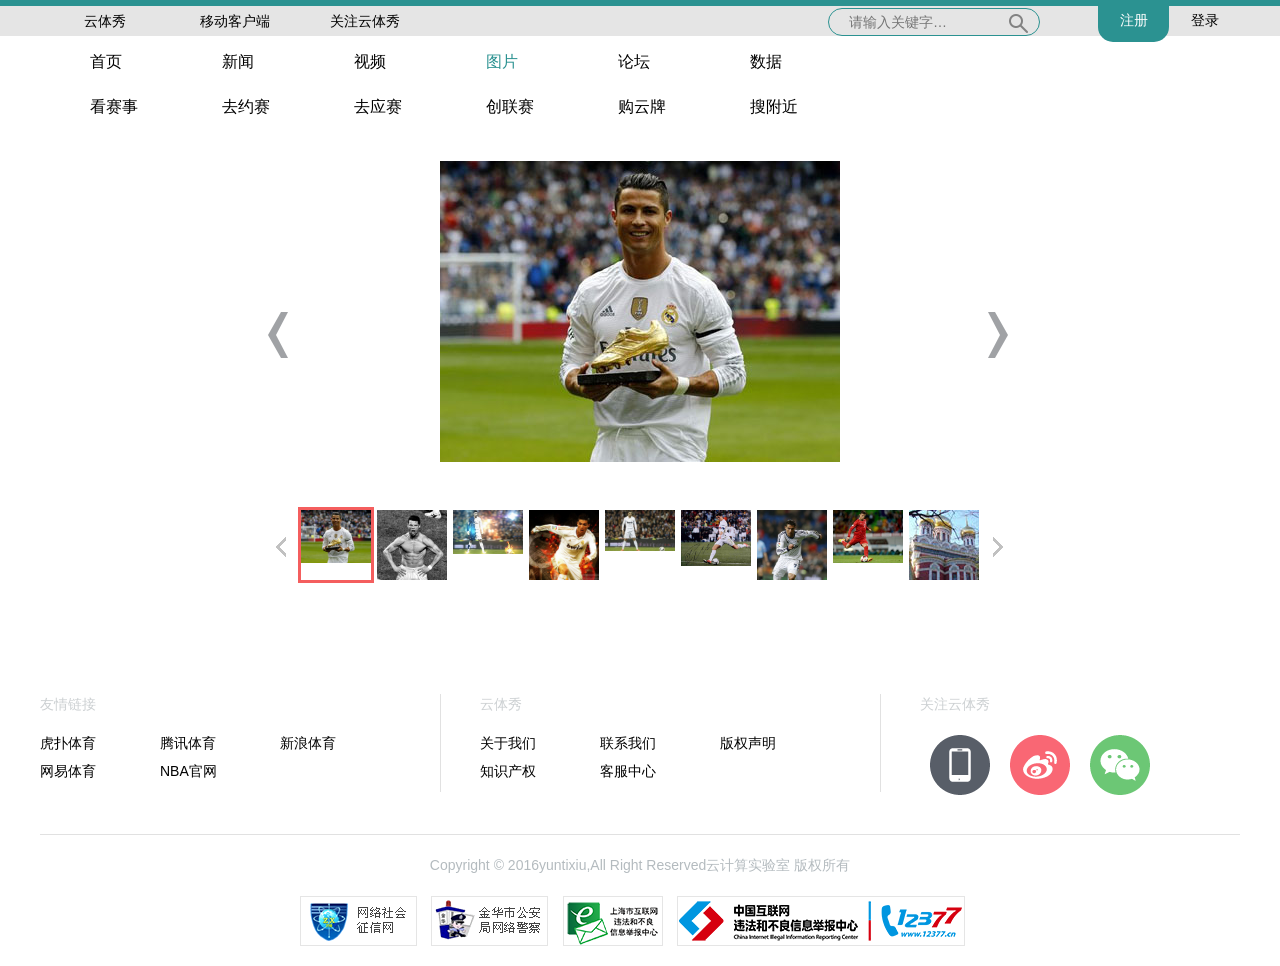
<file: yuntixiu/picshow.html>
<!doctype html>
<html>
<head>
<meta charset="utf-8">
<title>云体秀--图片展示</title>
</head>
<link rel="stylesheet" href="css/picshow.css" />
<link rel="icon" href="images/homepage/logoyhz.ico" />
<script type="text/javascript" src="js/jquery-2.2.1.min.js" ></script>
<script type="text/javascript" src="js/picshow.js" ></script>
<script type="text/javascript" src="js/cookie.js" ></script>
<body>
	<header>
				<div class="header">
			<div class="header_center">
				<div class="nav_first">
					<ul>
						<li><a href="#">云体秀</a></li>
						<li><a href="#">移动客户端</a></li>
						<li id="li_third"><a href="#">关注云体秀</a>
							<ul>
								<div class="triangle_up"><span></span></div>  <!--三角形 -->
								<li><a href="#">新浪微博</a></li>
								<li><a href="#">官方微信</a></li>
								<li><a href="#">腾讯微博</a></li>
							</ul>
						</li>
					</ul>
				</div>
				<div class="search">
					<form>
						<input type="search" id="searchContent"  value="" placeholder="请输入关键字…"/>
						<input type="button" value="" />
					</form>
					<div class ="search-content"></div>
				</div>
				<div class="nav_last">
					<ul>
						<li id="f_li"><a href="register.html" id="register">注册</a></li>
						<li id="l_li"><a href="login.html" id="login">登录</a></li>
					</ul>
				</div>
			</div>
		</div>
			</header>
			<nav id="top_nav">
				<section>
					<ul class="nav_top">
					<li><a href="homepage.html">首页</a></li>
					<li><a href="newindex.html">新闻</a></li>
					<li><a href="video.html">视频</a></li>
					<li><a href="picindex.html" style="color: #2B9291;">图片</a></li>
					<li><a href="#">论坛</a></li>
					<li><a href="data.html" >数据</a></li>
				</ul>
				</section>
				<section>
					<ul class="nav_bottom" id="nav_bottom">
					<li><a href="watchMatch.html">看赛事</a></li>
					<li><a href="arrMatch.html">去约赛</a></li>
					<li><a href="acceptchallenge.html" >去应赛</a></li>
					<li><a href="createLeague.html">创联赛</a></li>
					<li><a href="shoppingindex.html">购云牌</a></li>
					<li><a href="searchAround.html">搜附近</a></li>
				</ul>
				</section>
			</nav>
<div class="imgContainer">
	
	<!--大图-->
	<div class="detailImg" > 
		<a id="detailImg-pre">&lt;</a>
		<div id="detailImg-box" class="box"> </div>
		<a id="detailImg-next">&gt;</a>
	</div>
	<!--小图-->
	<div class="smallImg"> 
		<a id="smallImg-pre"></a>
		<div id="smallImg-box" class="box">
			<ul id="smallImg-ul" class="imgUl">
			</ul>
		</div>
		<a id="smallImg-next"></a> 
	</div>
</div>
<div class="comment_zone">
	<div class="comment_content">
			<!-- UY BEGIN -->
				<div id="uyan_frame"></div>
				<script type="text/javascript" src="http://v2.uyan.cc/code/uyan.js?uid=2126181"></script>
			<!-- UY END -->
	</div>
</div>
	<footer>
					<div class="footer_outer">
				<div class="footer_inner">
					<div class="footer_top">
						<ul>
							<li>
								<p>友情链接</p>
								<div class="footer_card">
									<a href="#">虎扑体育</a>
								</div>
								<div class="footer_card">
									<a href="#">腾讯体育</a>
								</div>
								<div class="footer_card">
									<a href="#">新浪体育</a>
								</div>
								<div class="footer_card">
									<a href="#">网易体育</a>
								</div>
								<div class="footer_card">
									<a href="#">NBA官网</a>
								</div>
							</li>
							<li>
								<p>云体秀</p>
								<div class="footer_card">
									<a href="#">关于我们</a>
								</div>
								<div class="footer_card">
									<a href="#">联系我们</a>
								</div>
								<div class="footer_card">
									<a href="#">版权声明</a>
								</div>
								<div class="footer_card">
									<a href="#">知识产权</a>
								</div>
								<div class="footer_card">
									<a href="#">客服中心</a>
								</div>
							</li>
							<li>
								<p>关注云体秀</p>
								<div class="the_third">
									<a href="#">
										<div class="app">
											<div class="pic"></div>
											<div class="app_qt_code"></div>
										</div>
									</a>
									<a href="#">
										<div class="weibo">
											<div class="pic"></div>
											<div class="weibo_qt_code"></div>
										</div>
									</a>
									<a href="#">
										<div class="wechat">
											<div class="pic"></div>
											<div class="wechat_qt_code"></div>
										</div>
									</a>
								</div>
							</li>
						</ul>
					</div>
					<div class="footer_bottom">
						<p>Copyright&nbsp;&copy;&nbsp;2016yuntixiu,All Right Reserved云计算实验室&nbsp;版权所有</p>
						<div class="security">
							<ul>
								<li><a href="#"><img src="images/homepage/wl_wlshzxw.png" alt=""></a></li>
								<li><a href="#"><img src="images/homepage/wl_wljga.png" alt=""></a></li>
								<li><a href="#"><img src="images/homepage/www_jubao.png" alt=""></a></li>
								<li><a href="#"><img src="images/homepage/www_china_jubao.png" alt=""></a></li>
							</ul>
						</div>
					</div>
				</div>
			</div>
			</footer>
</body>
</html>
</file>
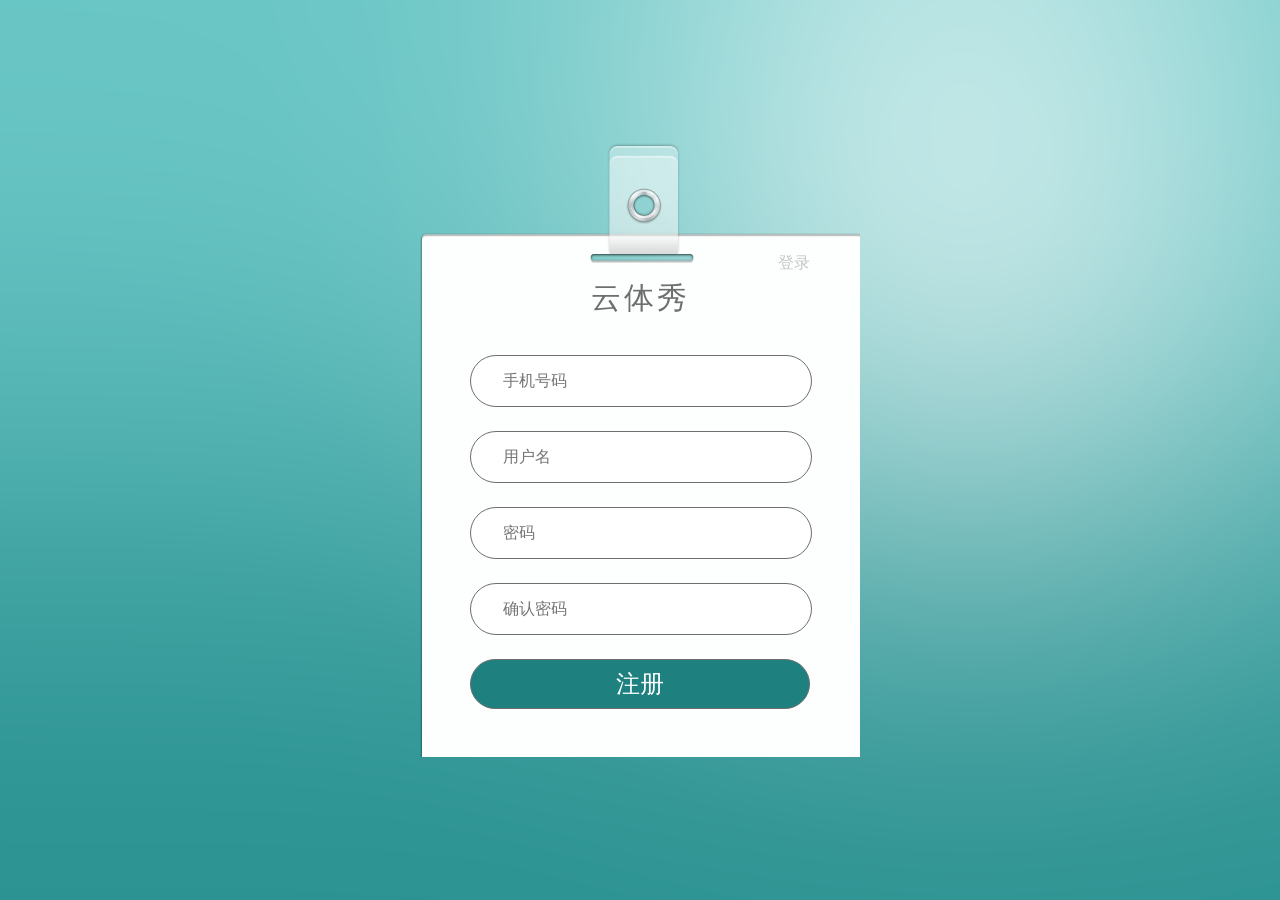
<file: yuntixiu/register.html>
<!DOCTYPE html>
<html>
	<head>
		<meta charset="UTF-8">
		<title>注册</title>
		<link rel="stylesheet" href="css/register.css" />
		<link rel="icon" href="images/homepage/logoyhz.ico" />
	</head>
	<body>
		<div class="container" id="container">
			<div class="warpper" id="warpper">
				<header class="name_h ">
					<p>云体秀</p>
				</header>
				<section>
					<article>
						<p id="info"></p>
					</article>
				</section>
				<section class="content">
					<form>
						<input type="text" placeholder="手机号码" id="phone" />
						<input type="text" placeholder="用户名" id="user_name"/>
						<input  type="password" placeholder="密码" id="password"/>
						<input type="password" placeholder="确认密码" id="password_confirm"/>
						<footer>
							<input type="button" value="注册" id="btn"/>
						</footer>
					</form>
				</section>
				<footer class="forget">
					<article>
						<a href="login.html">登录</a>
					</article>
				</footer>
			</div>
		</div>
		<script type="text/javascript" src="js/jquery-2.2.1.min.js" ></script>
		<script type="text/javascript" src="js/register.js" ></script>
	</body>
</html>
</file>
<file: homeAutomation/css/homeindex.css>
@charset "utf-8";
/* CSS Document */
/* reset 初始化*/
*{
	margin: 0;
	padding: 0;
}
body,h1,h2,h3,h4,h5,h6,p,dl,dd,ul,ol,pre,form,input,textarea,th,td,select{
	margin:0;
	padding:0;
	font-family: "Microsoft YaHei",Arial,Helvetica,sans-serif;
	/*font-size: 16px;*/

	
}
em{
	font-style:normal;
}
li{
	list-style:none;
}
a{
	text-decoration: none;

}
img{
	border:none; 
	vertical-align:top;
}
table{
	border-collapse:collapse;
}
textarea{ 
	resize:none;
	overflow:auto;
}
html{
	font-size: 62.5%;
}
a:hover{
	text-decoration: none;
}
/*html,body{
	width: 100%;
	height: 100%;
}*/
.container-fluid{
	width: 100%;
	height: 100%;
	overflow: hidden;
	/*position: relative;*/
}
.logo{
	font-family: "微软雅黑","arial, helvetica, sans-serif";
	/*font-size: 18px;*/
	font-size: 1.8rem;
	color: #f4f4f4;
	text-align: center;
	padding: 50px 0 80px 0;
}
.left_list{
	position: fixed;
	left: 0;
	top: 0;
	height: 100%;
	background: #252525;
	position:relative;
	padding-bottom: 5000px;
	margin-bottom: -5000px;
}
.left_list  ul li{
	background: #252525;
}
.accordion {
 	width: 100%;
 	max-width: 360px;
 	background: #FFF;

 	
 }

.accordion .link {
	cursor: pointer;
	display: block;
	padding: 36px 15px 36px 42px;
	color: #b1b1b1;
	/*font-size: 18px;*/
	font-size: 1.8rem;
	/*border-bottom: 1px solid #CCC;*/
	position: relative;
	-webkit-transition: all 0.4s ease;
	-o-transition: all 0.4s ease;
	transition: all 0.4s ease;
}
.accordion .link:hover{
	color: #f4f4f4;
}
.accordion li:last-child .link {
	border-bottom: 0;
}
.accordion li em.bg-pic{
	position: absolute;
	left:0 ;
	top: 92px;
	display: block;
	width: 80%;
	height: 1px;
	background: url(../images/icons/bg1.png) no-repeat;
	overflow: hidden;
}
.accordion li i {
	position: absolute;
	top: 38px;
	left: 12px;
	/*font-size: 18px;*/
	font-size: 1.8rem;
	color: #595959;
	-webkit-transition: all 0.4s ease;
	-o-transition: all 0.4s ease;
	transition: all 0.4s ease;
}

.accordion li .glyphicon-chevron-down{
	right: 12px;
	top: 40px;
	left: auto;
	/*font-size: 16px;*/
	font-size: 1.6rem;
}

.accordion li.open .link {
	color: #fff;
}
.accordion li.open .link :hover{
	color: #f4f4f4;
}
.accordion li.open i {
	color: #b1b1b1;
}

.accordion li.open i.glyphicon-chevron-down{
	-webkit-transform: rotate(180deg);
	-ms-transform: rotate(180deg);
	-o-transform: rotate(180deg);
	transform: rotate(180deg);
}

/**
 * Submenu
 -----------------------------*/
 .submenu {
 	display: none;
 	background: #444359;
 	/*font-size: 16px;*/
 	font-size: 1.6rem;
 }


 .submenu a {
 	display: block;
 	text-decoration: none;
 	color: #555555;
 	padding: 12px 12px 12px 72px;
 	-webkit-transition: all 0.25s ease;
 	-o-transition: all 0.25s ease;
 	transition: all 0.25s ease;
 }

 .submenu a:hover {
 	background: #b63b4d;
 	color: #a9a9a9;
 }
.user_out {
	width: 100%;
	height: 60px;
	line-height: 60px;
	margin-top: 340px;
	/*position: relative;*/
}

.user_out .head_photo {
	width: 30px;
	height: 30px;
	background: #969696;
	border-radius: 50%;
	margin-left: 26px;
	position: relative;
}
.user_out p {
	/*float: left;*/
	margin: -46px 10px 0 66px;
	color: #fff;
}
.user_out  .setting {
	width: 24px;
	height: 24px;
	background: url(../images/icons/equip_icon.png) -399px -10px no-repeat ;
	float: right;
	margin: -40px 12px 0 auto;
}
.user_out  .setting:hover {
	background: url(../images/icons/equip_icon.png) -399px -42px no-repeat ;
	/*cursor: pointer;*/
}
.user_out .logout {
	width: 117px;
	height: 68px;
	background: url(../images/icons/equip_icon.png) -27px -119px no-repeat;
	position: absolute;
	left: -26px;
	top: -68px;
	text-align: center;
	color: #000;
	display: none;
}
.user_out .logout a{
	color: #000;
}
.user_out .logout a:hover{
	text-decoration: none;
	color: #fff;
}
.main{
	width: 100%;
	height: auto;
/*	overflow: hidden;*/
}
.main_top{
	width: 100%;
	height: 100px;
	line-height: 100px;
	background: #F4F4F4;
}
.main_top .main_name{
	/*font-size: 20px;*/
	font-size: 2rem;
	padding-left: 44px;
	float: left;
}
.main_top .classfy_btn{
	width:42.7%;
	height: 100px;
	line-height: 100px;
	float: right;
	position: relative;
	padding-right: 3.5%;
}
.classfy_btn ul li{
	width: 17.8%;
	height: 40px;
	line-height:40px ;
	border-radius: 20px;
	float: left;
	margin-right:7.14%;
	text-align: center;
	background: #CFCFCF;
	margin-top: 32px;
}
.classfy_btn ul li a{
	/*font-size: 18px;*/
	font-size: 1.6rem;
	color: #807f7f;
	text-decoration: none;
}
.classfy_btn ul li:hover{
	background: rgba(255,255,255,0.6);
	box-shadow: 0 0 10px 2px rgba(235,56,99,0.22);
}
#weather_btn{
	float: right;
	display: inline-block;
	width: 24px;
	height: 24px;
	background: url(../images/icons/equip_icon.png)  -441px -42px no-repeat;
	position: absolute;
	right:44px;
	top: 40px;
}
#weather_btn a{
	width: 24px;
	height: 24px;
	display: block;
}
#weather_btn:hover{
	background: url(../images/icons/equip_icon.png)  -441px -10px no-repeat;
	cursor: pointer;
}
.main_bottom {
	width: 100%;
	overflow-y:auto;
	height: 600px;
}
::-webkit-scrollbar{
	width: 10px;
	max-height:20px;
}
::-webkit-scrollbar-track-piece{
	background-color: #f2f2f2;
	-webkit-border-radius:3px ;
}
::-webkit-scrollbar-thumb{
	height: 20px;
	background-color:#E0E0E0 ;
	-webkit-border-radius:3px ;
}
.main_bottom p{
	width: 36px;
	/*font-size: 16px;*/
	font-size: 1.6rem;
	font-weight: bold;
	margin: 26px 44px;
	padding-bottom: 4px;
	padding-left: 2px;
	padding-right: 2px;
	border-bottom:3px solid #EB3764 ;
	
	
} 
.main_bottom ul{
	width: 100%;
	/*height: auto;*/
}

.main_bottom ul li{
	width: 14.7%;
	height: 0;
	padding-bottom: 14.7%;
	background:  #F0F0F0;
	border-radius: 16px;
	/*margin: 38px 32px 38px 44px;*/
	margin: 2.4% 2.0% 2.4% 2.75%;
	float: left;
}
/*.main_bottom ul li:first-child{
	margin-left: 44px;
}*/
.pink-click{
	box-shadow: 0 0 10px 1px  rgba(235,56,99,0.8);
	background:url(../images/icons/but_curtain_hover.png) no-repeat center center  rgba(255,255,255,0.6);
}
.main_bottom ul li:hover{
	background: rgba(255,255,255,0.6);
	box-shadow: 0 0 10px 1px  rgba(235,56,99,0.6);
}

.main_bottom ul li i{
	width: 40.8%;
	height:0;
	margin: 16.5% auto;
	padding-bottom:40.8%;
	background:url(../images/icons/but_curtain_nor.png) no-repeat center center;
	display: block;
	background-size: cover;
}
.main_bottom ul li:hover i{
	background:url(../images/icons/but_curtain_hover.png) no-repeat center center  rgba(255,255,255,0.6);
	background-size: cover;
}
.main_bottom ul li span{
	width: 100%;
	display: block;
	padding:20px 20px 0px 20px;
	margin: 0 auto;
	text-align: center;
	/*font-size: 16px;*/
	font-size: 1.6rem;
	color: #000000;

}
.panel{
	display:none;
	width:322px;
	background-color:#fff;
	color:#000;
	box-shadow: 0 -10px  10px 6px rgba(37,37,37,0.1);
	border-radius: 0;
	padding-bottom: 5000px;
	margin-bottom: -5000px;
}
.close-btn{
	width: 24px;
	height: 24px;
	float: right;
	margin: 38px 30px auto auto;
	background:url(../images/icons/equip_icon.png) no-repeat -480px -10px;
	cursor: pointer;
}
.close-btn:hover{
	background:url(../images/icons/equip_icon.png) no-repeat -480px -42px;
}
.control-name{
	width: 138px;
	height: auto;
	padding-bottom: 27px;
	margin: 118px auto auto auto;
	border-bottom: 3px solid #eb3863;
	text-align: center;
	font-family: "微软雅黑";
}
.control-name p{
	/*font-size: 20px;*/
	font-size: 2rem;
	font-weight: bold;
	color: #252525;

}
.control-name span{
	display: block;
	/*font-size: 14px;*/
	font-size: 1.4rem;
	padding-top: 13px;
	color: #807F7F;
}
.control-zone{
	width: 188px;
	margin:46px auto ;
	height: 200px;
	position: relative;
}	
.control-zone .btn-up,.btn-down ,.btn-left,.btn-right{
	width: 64px;
	height: 64px;
	border-radius:16px ;
	-webkit-border-radius:16px ;
	background-color: #F0F0F0;
	float: left;
	margin: 10px 60px 30px 0px;
	cursor: pointer;
}
.control-zone i{
	margin: 16px 19px;
	width: 26px;
	height: 32px;
	display: block;
}
.btn-up i{
	background:url(../images/icons/equip_icon.png) no-repeat -655px -10px;
}
.btn-up:hover i{
	background:url(../images/icons/equip_icon.png) no-repeat -655px -58px;
}
.btn-down i{
	background:url(../images/icons/equip_icon.png) no-repeat -531px -10px;
}
.btn-down:hover i{
	background:url(../images/icons/equip_icon.png) no-repeat -531px -59px;
}
.btn-left i{
	background:url(../images/icons/equip_icon.png) no-repeat -573px -10px;
}
.btn-left:hover i{
	background:url(../images/icons/equip_icon.png) no-repeat -573px -59px;
}
.btn-right i{
	background:url(../images/icons/equip_icon.png) no-repeat -614px -10px;
}
.btn-right:hover i{
	background:url(../images/icons/equip_icon.png) no-repeat -614px -59px;
}
.control-zone .btn-down,.btn-right{
	margin-right: 0px;
}
.control-zone .btn-left,.btn-right{
	margin-top: 20px;
}
.control-zone .btn-up:hover,.btn-down:hover,.btn-stop:hover,.btn-left:hover,.btn-right:hover{
	background-color: #ffffff;
	box-shadow: 0 0 10px 1px  rgba(235,56,99,0.6);
	-webkit-box-shadow: 0 0 10px 1px  rgba(235,56,99,0.6);
}
.control-zone .btn-stop{
	width: 48px;
	height: 48px;
	border-radius: 50%;
	-webkit-border-radius: 50%;
	position: absolute;
	top: 76px;
	left: 70px;
	cursor: pointer;
	background-color: #F0F0F0;
}
.btn-stop i{
	width: 24px;
	height: 24px;
	margin: 12px 12px;
	display: block;
	background:url(../images/icons/equip_icon.png) no-repeat -692px -16px;
}
.btn-stop:hover i{
	background:url(../images/icons/equip_icon.png) no-repeat -692px -62px;
}
</file>
<file: homeAutomation/css/register.css>
@charset "utf-8";
/* CSS Document */
/******************** reset ********************/
body,h1,h2,h3,h4,h5,h6,p,dl,dd,ul,ol,pre,form,input,textarea,th,td,select{
	margin:0;
	padding:0;
	font-family: "微软雅黑";
}
em{
	font-style:normal;
}
li{
	list-style:none;
}
a{
	text-decoration:none;
}
img{
	border:none; 
	vertical-align:top;
}
table{
	border-collapse:collapse;
}
textarea{ 
	resize:none;
	overflow:auto;
}
*{
	margin: 0;
	padding: 0;
}
.wrapper{
	width: 100%;
	height: 600px;
	/*margin: 0 auto;*/
	background: #F5F5F5;
	overflow: hidden;
}
.form_center{
	width: 250px;
	height: auto;
	margin: 150px auto;
	/*background: gold;*/

}
.form-group{
	width: 250px;
	height: auto;
}
.btn{
	width: 250px;
	height: auto;
}
</file>
<file: yuntixiu/css/acceptchallenge.css>
@charset "utf-8";
/* CSS Document */
/* reset 初始化*/
body,h1,h2,h3,h4,h5,h6,p,dl,dd,ul,ol,pre,form,input,textarea,{
	margin:0;
	padding:0;
	font-family: "Microsoft YaHei",Arial,Helvetica,sans-serif;
	font-size: 16px;

	
}
*{
	margin: 0 ;
	padding: 0;
}
em{
	font-style:normal;
}
li{
	list-style:none;
}
a{
	text-decoration:none;
	color: #000;
}
img{
	border:none; 
	vertical-align:top;
}
table{
	border-collapse:collapse;
}
textarea{ 
	resize:none;
	overflow:auto;
}
body{
	min-width: 1200px;
}
.container{
	margin: 0;
	padding: 0;
}
.header{
	width: 100%;
	height: 30px;
	border-top:6px solid #2B9291;
	background:rgba(0,0,0,0.1) ;
}
.header_center{
	width: 1200px;
	height: 30px;
	line-height: 30px;
	margin: 0 auto;
	
}
.header_center a{
	font-size: 14px;
	font-family: "Microsoft YaHei";
}
.nav_first{
	width: 390px;
	height: 30px;
	line-height: 30px;
	float: left;
}
.nav_first ul{
	width: 390px;
	height: 30px;
}
.nav_first ul li{
	width: 130px;
	height: 30px;
	line-height: 30px;
	list-style: none;
	float: left;
	text-align: center;
}
/*搜说框*/
.search{

	float: right;
	margin-left: -500px;
	margin-right: 200px;
	margin-top: 2px;


}
.search form{
	width:210px;
	height: 26px;
	line-height:26px;
	border-radius: 24px;
	border:1px solid #2B9291;
	position: relative;
}
.search form input:first-child{
	border: none;
	outline: none;
	background: none;
	height: 22px;
	line-height: 22px;
	width:174px;
	color:#666;
	text-indent: 20px;
	position: absolute;
	top:2px;
	font-size: 14px;
}
.search form input:last-child{
	border:none;
	outline: none;
	background: none;
	height: 22px;
	width:30px;
	background: url(../images/special/ico_search.png) no-repeat;
	position: absolute;
	right:0px;
	top: 5px;
	cursor: pointer;
}
/*.search form input:last-child:hover{
	background-position:0 -84px ;
	cursor: pointer;
}*/
.search .search-content a {
	display: inline-block;
	width:176px;
	border: 1px solid #e1e1e1;
	border-bottom: none;
	border-top:none;
	color:#666;
	text-indent: 10px;
	position: absolute;
	left: 20px;
	z-index: 10;
	background-color: rgba(255,255,255,0.8);
}
.search .search-content a:hover{
	color:#fff;
	background-color: rgba(9,123,248,0.8);
}
/*login register*/
.nav_last{
	/*clear: both;*/
	width:142px ;
	height: 30px;
	line-height: 30px;
	float: right;
	/*background: gold;*/
}
.nav_last ul{
	width:142px ;
	height: 30px;
	
}
.nav_last ul li{
	width: 71px;
	height: 30px;
	line-height: 30px;
	float: left;
	font-size: 12px;
	white-space: nowrap;
	word-break: break-all;
	/*overflow: hidden;*/
}
#f_li{
	height: 36px;
	line-height: 30px;
	background-color: #2B9291 ;
	border-radius:0 0 15px 15px ;
	-webkit-border-radius:0 0 15px 15px ;
	-moz-border-radius:0 0 15px 15px ;
	-o-border-radius:0 0 15px 15px ;
	-ms-border-radius:0 0 15px 15px ;
	cursor: pointer;
	text-align: center;
}
#register{
	color: #fff;
}
#l_li{
	text-align: center;
}
#f_li:hover{
	background: rgba(43, 146, 145,0.8);
}
#new_li{
	position: relative;
}
#new_li ul{
	width: 142px;
	height: auto;
	background: #fff;
	box-shadow: 0 0 10px #eee;
	position: absolute;
	left: 0;
	top: 30px;
	z-index: 99;
	text-align: center;
	display: none;
}
#new_li ul a{
	width: 142px;
	height: 30px;
	line-height: 30px;
	
	
}
#new_li ul img{
	vertical-align: middle;
	padding-right: 6px;
}
a:hover{
	color: #2B9291;
}
.nav_first ul li ul{
	width: 130px;
	height: auto;
	clear: all;
	background: #f2f2f2;
	display: none;
	border-left: 1px solid #eee;
	border-right : 1px solid #eee;
	border-bottom: 1px solid #eee;
	border-radius: 5px;
	box-shadow: 0 0 10px #EEEEEE;
	position: relative;
	z-index: 2;
}
.nav_first ul li ul li{
	clear: all;
	width: 130px;
	height: 30px;
	line-height: 30px;
	float: none;
}
.nav_first ul li ul li:hover{
	background: rgba(255,255,255,0.4);
}
.triangle_up{
    position:relative;
}
.triangle_up span{
    display:block;
    width:0;
    height:0;
    border-width:0 10px 10px;
    border-style:solid;
    border-color:transparent transparent #f2f2f2;/*透明 透明  黄*/
    position:absolute;
    top:-10px;
    left:60px;
}
/*header end*/
#top_nav{
	width:1200px;
	height: 100px;
	margin: 0 auto;
	
}
.nav_top,.nav_bottom{
	width: 1200px;
	display: inline-block;
}
#top_nav ul li{
	float: left;
	padding: 16px 50px 10px 50px;
}
section ul#nav_bottom li{
	padding: 10px 34px 10px 50px;
}
article#filter_zone{
	width: 1200px;
	height: 40px;
	line-height: 40px;
	margin: 0 auto;
	border-top: 1px solid #2B9291;
	border-bottom: 1px solid #c3c3c3;
}
#filter_zone aside{
	float: left;
	padding-left: 50px;
}
#filter_zone aside p{
	font-size: 18px;
}
#filter_zone table{
	float: right;
	display: table-cell;
}
#filter_zone table tr td{
	font-size: 12px;
	padding:0px 14px;
	color: #999999;
}
#filter_zone table tr td:first-child{
	color: #333333;
}
#filter_zone table tr td i{
	width: 14px;
	height: 14px;
	display: inline-block;
	vertical-align: middle;
	background: url(../images/special/ico_timedown_nol.png) no-repeat center center;
}
#filter_zone #search{
	width: 40px;
	height: 24px;
	border: none;
	outline: none;
	border-radius: 6px;
	cursor: pointer;
}
#filter_zone #search:hover{
	background: #2B9291;
}
#filter_zone #time{
	border-radius:20px ;
	-moz-border-radius:20px ;
	outline: none;
	border: 1px solid #999999;
}
#filter_zone select{
	margin-left: 6px;
	border-radius: 20px;
	-moz-border-radius:20px ;
	border: 1px solid #999999;
}
#all_team{
	width: 1200px;
	height: auto;
	margin: 0 auto;
}
#all_team ul li{
	width: 1200px;
	height: 120px;
	position: relative;
}
.head_pic img{
	margin: 25px 0px;
	width: 70px;
	height: 70px;
	float: left;
	border-radius: 50%;
}
.team_info{
	/*float: left;     //这里ie、Firefox不兼容*/              
	margin:10px auto 9px 25px;
	padding-top:10px ;
	width: auto;
	height: 120px;
} 
.team_info header small{
	display: inline-block;
	margin:5px auto 14px  auto;
}
.team_info footer p{
	padding-bottom: 6px;
	font-size: 12px;
	color: #666666;
}
.team_info footer p:nth-child(2){
	float: left;
}
.team_info footer p:last-child{
	float: left;
	margin-left: 60px;
}
.right_zone{
	position: absolute;
	top:0 ;
	right: 0;
	float: right;
	width: auto;
	height: 120px;
	line-height: 120px;
}
.sign{
	float: left;
	margin-right:68px ;
	font-size: 12px;
	color: #666666;
}
.btn{
	width: 100px;
	height: 34px;
	float: right;
}
.btn button{
	width: 100px;
	height: 34px;
	border: none;
	outline: none;
	border-radius: 20px;
	background-color: #bfbfbf;
	cursor: pointer;
}
.btn button:hover{
	background-color: #2B9291;
}
.footer_outer{
	
	width: 100%;
	height: auto;
	clear: both;
	/*overflow: hidden;*/
	
}
.footer_inner{
	width: 1200px;
	height: auto;
	margin: 100px auto 0 auto;
	/*border: 1px solid #E1E1E1;*/
}
.footer_top{
	width: 1200px;
	height: 110px;
	border-bottom: 1px solid #E1E1E1;
	padding-bottom: 30px;
}
.footer_top ul li{
	width: 360px;
	height: 98px;
	float: left;
	border-left:1px solid #E1E1E1 ;
	padding: 0px 40px 0px 39px ;
}
.footer_top li:first-child{
	border-left: 0;
	padding-left: 0;
}
.footer_top li:last-child{
	width: 320px;
	padding-right:0 ;
}
.footer_top p{
	color: rgba(153, 161, 166,0.5);
	font:14px/1.5 "PingFang SC", Helvetica, "Helvetica Neue", Tahoma, Arial, sans-serif;
	padding-bottom: 10px;
}
.footer_card{
	width: 120px;
	float: left;
	font-size: 14px;
	margin-top: 10px;
}
.the_third{
	width: 360px;
	height: 98px;
	float: left;
	margin-top: 10px;
}
.app, .weibo, .wechat{
	width: 60px;
	height: 60px;
	float: left;
	padding: 0 10px;
	position: relative; 
}
.app:hover{
	opacity: 0.8;
	filter: alpha(opacity=80);
}
.weibo:hover{
	opacity: 0.8;
	filter: alpha(opacity=80);
}
.wechat:hover{
	opacity: 0.8;
	filter: alpha(opacity=80);
}
.app .pic{
	width: 60px;
	height: 60px;
	background: url(../images/homepage/app.png) no-repeat ;

}
.weibo .pic{
	width: 60px;
	height: 60px;
	background: url(../images/homepage/weibo.png) no-repeat;

}
.wechat .pic{
	width: 60px;
	height: 60px;
	background: url(../images/homepage/wechat.png) no-repeat;
	
}
.app_qt_code,.weibo_qt_code,.wechat_qt_code{
	width: 162px;
	height: 210px;
	border: 1px solid #E1E1E1;
	position:absolute;
	left:-40px;
	top: -220px;
	overflow: auto;
	/*margin: 0 10px;*/
	display: none;
	zoom: 1;
	z-index: 999;
} 
.app_qt_code{
	background: url(../images/homepage/code.png) no-repeat;
}
.weibo_qt_code{
	background: url(../images/homepage/code.png) no-repeat;
}
.wechat_qt_code{
	background: url(../images/homepage/code.png) no-repeat;
}
.footer_bottom{
	width: 1200px;
	height: auto;
	padding-bottom: 20px;
}
.footer_bottom p{
	text-align: center;
	margin: 20px 0;
	color:#b4bbbf;
	font: 14px/1.5 "PingFang SC", Helvetica, "Helvetica Neue", "微软雅黑", Tahoma, Arial, sans-serif;
}
.security{

	width: 700px;
	height: auto;
	margin: 0 auto;
}
.security ul li{
	display: inline-block;
	padding-left: 10px;
}
</file>
<file: yuntixiu/css/arrmatch.css>
@charset "utf-8";
/* CSS Document */
/* reset 初始化*/
*{
	margin: 0;
	padding: 0;
}
body,h1,h2,h3,h4,h5,h6,p,dl,dd,ul,ol,pre,form,input,textarea,th,td,select{
	margin:0;
	padding:0;
	font-family: "Microsoft YaHei",Arial,Helvetica,sans-serif;
	font-weight: normal;
	/*font-size: 16px;*/
}
em{
	font-style:normal;
}
li{
	list-style:none;
}
a{
	text-decoration: none;
	color: #000000;
}
img{
	border:none; 
	vertical-align:top;
}
table{
	border-collapse:collapse;
}
textarea{ 
	resize:none;
	overflow:auto;
}

.inner_c{
	width: 1200px;
	margin: 0 auto;
}
.fl{
	float: left;
}
.fr{
	float: right;
}
.clear{
	overflow: hidden;
}
.green{
	color: #3F9B9A!important;
}
.header{
	width: 100%;
	height: 30px;
	border-top:6px solid #2B9291;
	background:rgba(0,0,0,0.1) ;
}
.header_center{
	width: 1200px;
	height: 30px;
	line-height: 30px;
	margin: 0 auto;
	
}
.header_center a{
	font-size: 14px;
	font-family: "Microsoft YaHei";
}
.nav_first{
	width: 390px;
	height: 30px;
	line-height: 30px;
	float: left;
}
.nav_first ul{
	width: 390px;
	height: 30px;
}
.nav_first ul li{
	width: 130px;
	height: 30px;
	line-height: 30px;
	list-style: none;
	float: left;
	text-align: center;
}
/*搜说框*/
.search{

	float: right;
	margin-left: -500px;
	margin-right: 200px;
	margin-top: 2px;


}
.search form{
	width:210px;
	height: 26px;
	line-height:26px;
	border-radius: 24px;
	border:1px solid #2B9291;
	position: relative;
}
.search form input:first-child{
	border: none;
	outline: none;
	background: none;
	height: 22px;
	line-height: 22px;
	width:174px;
	color:#666;
	text-indent: 20px;
	position: absolute;
	top:2px;
	font-size: 14px;
}
.search form input:last-child{
	border:none;
	outline: none;
	background: none;
	height: 22px;
	width:30px;
	background: url(../images/special/ico_search.png) no-repeat;
	position: absolute;
	right:0px;
	top: 5px;
	cursor: pointer;
}
/*.search form input:last-child:hover{
	background-position:0 -84px ;
	cursor: pointer;
}*/
.search .search-content a {
	display: inline-block;
	width:176px;
	border: 1px solid #e1e1e1;
	border-bottom: none;
	border-top:none;
	color:#666;
	text-indent: 10px;
	position: absolute;
	left: 20px;
	z-index: 10;
	background-color: rgba(255,255,255,0.8);
}
.search .search-content a:hover{
	color:#fff;
	background-color: rgba(9,123,248,0.8);
}
/*login register*/
.nav_last{
	/*clear: both;*/
	width:142px ;
	height: 30px;
	line-height: 30px;
	float: right;
	/*background: gold;*/
}
.nav_last ul{
	width:142px ;
	height: 30px;
	
}
.nav_last ul li{
	width: 71px;
	height: 30px;
	line-height: 30px;
	float: left;
	font-size: 12px;
	white-space: nowrap;
	word-break: break-all;
	/*overflow: hidden;*/
}
#f_li{
	height: 36px;
	line-height: 30px;
	background-color: #2B9291 ;
	border-radius:0 0 15px 15px ;
	-webkit-border-radius:0 0 15px 15px ;
	-moz-border-radius:0 0 15px 15px ;
	-o-border-radius:0 0 15px 15px ;
	-ms-border-radius:0 0 15px 15px ;
	cursor: pointer;
	text-align: center;
}
#register{
	color: #fff;
}
#l_li{
	text-align: center;
}
#f_li:hover{
	background: rgba(43, 146, 145,0.8);
}
#new_li{
	position: relative;
}
#new_li ul{
	width: 142px;
	height: auto;
	background: #fff;
	box-shadow: 0 0 10px #eee;
	position: absolute;
	left: 0;
	top: 30px;
	z-index: 99;
	text-align: center;
	display: none;
}
#new_li ul a{
	width: 142px;
	height: 30px;
	line-height: 30px;
	
	
}
#new_li ul img{
	vertical-align: middle;
	padding-right: 6px;
}
a:hover{
	color: #2B9291;
}
.nav_first ul li ul{
	width: 130px;
	height: auto;
	clear: all;
	background: #f2f2f2;
	display: none;
	border-left: 1px solid #eee;
	border-right : 1px solid #eee;
	border-bottom: 1px solid #eee;
	border-radius: 5px;
	box-shadow: 0 0 10px #EEEEEE;
	position: relative;
	z-index: 2;
}
.nav_first ul li ul li{
	clear: all;
	width: 130px;
	height: 30px;
	line-height: 30px;
	float: none;
}
.nav_first ul li ul li:hover{
	background: rgba(255,255,255,0.4);
}
.triangle_up{
    position:relative;
}
.triangle_up span{
    display:block;
    width:0;
    height:0;
    border-width:0 10px 10px;
    border-style:solid;
    border-color:transparent transparent #f2f2f2;/*透明 透明  黄*/
    position:absolute;
    top:-10px;
    left:60px;
}
#top_nav{
	width:1200px;
	height: 100px;
	margin: 0 auto;
	
}
.nav_top,.nav_bottom{
	width: 1200px;
	display: inline-block;
}
#top_nav ul li{
	float: left;
	padding: 16px 50px 10px 50px;
}
section ul#nav_bottom li{
	padding: 10px 34px 10px 50px;
}
/*header end*/
/*content start*/
.content{
	margin-top: 26px;
}
/*.content .re-matchtop,.hot-teams-top,.all-teams-top{
	height: 38px;
	border-top: 1px solid #37998A;
	border-bottom: 1px solid #C9C9C9;
	color: #424242;
	line-height: 38px;
}*/
.content .sametop{
	height: 38px;
	border-top: 1px solid #37998A;
	border-bottom: 1px solid #C9C9C9;
	color: #424242;
	line-height: 38px;
}
.content .sametop h4{
	float: left;
	padding-left: 5px;
	font-size: 16px; 
}
.sametop ul{
	float: right;
	text-align: right;
	font-size: 14px;
	color: #A0A0A0;
}
.sametop  ul li{
	float: left;
	margin-right: 12px;
}
.sametop  ul li.active{
	color: #333;
}
.sametop  ul li.dian{
	width: 2px;
	height: 38px;
	background: url(../images/special/dian.jpg) no-repeat 0 19px;
}
.content .release-info{
	padding-top: 20px;
	padding-left: 36px;
	font-size: 14px;
}
.content .release-info .time,.release-info .address{
	height: 26px;
	padding: 7px 0;
	font: 14px/26px "SimSun";
	color: #424242;
}
.content .release-info .time select,.release-info .address select{
	width: 130px;
	height: 24px;
	border: 1px solid #6E6E6E;
	margin: 0 10px;
	color: #868686;

}
.release-info .day input{
	width: 184px;
	height: 22px;
	margin: 0 10px;
	border: 1px solid #6E6E6E;
	
}
.release-info .address input{
	width: 307px;
	height: 24px;
	border: 1px solid #6E6E6E;
	font: 14px/26px "SimSun";
	text-indent: 10px;
}
.content .release-info span{
	padding-right: 14px;
}
.content .release-info .require{
	padding-top: 7px;
}
.content .release-info .require p{
	color: #424242;
	font: 14px/26px "SimSun";
}
.content .release-info .require textarea{
	width: 308px;
	height: 68px;
	padding: 5px 0;
	border: 1px solid #6E6E6E;
	margin-left: 24px;
	outline: none;
	text-indent: 2em;
	font:14px/20px "SimSun";
}
.content .release-info .submit input{
	width: 91px;
	height: 34px;
	border: none;
	border-radius: 6px;
	margin:20px 0 30px 122px;
	font:18px/34px "SimSun";
	color: #fff;
	text-align: center;
	background-color: #2B9291; 
	cursor: pointer; 
}
.content .release-info .submit input:hover{
	background-color: #3BA2A1; 
}
.content .hot-teams{
	height:auto;
}
.content .team-list ul li{
	height: 124px;
}
.content .team-list .touxiang{
	padding: 27px 26px 27px 2px;
}
.content .team-list .touxiang  img{
	height: 70px;
	width: 70px;
	border-radius: 50%;
}
.content .team-list .team-info{
	position: relative;
	width: 935px;
	height: 71px;
	padding: 28px 0 19px 0;
	margin-right: 64px;
}
.content .team-list h5{
	line-height: 38px;
	font-size: 16px;
}
.content .team-list .nlz{
	font-size: 14px;
	line-height: 36px;
	color: #A0A0A0
}
.content .team-list .jfp{
	position:absolute;
	top:64px;
	right:0;
	color: #A0A0A0;
	font-size: 14px;
}
.content .team-list .yuesai{
	width: 100px;
	height: 32px;
	padding: 52px 0 36px 0;
}
.content .team-list .yuesai a{
	display: block;
	width: 100px;
	height: 34px;
	background-color: #BFBFBF;
	color: #2E2E2E;
	border-radius: 18px;
	line-height: 34px;
	text-align: center;
}
.content .team-list .yuesai a:hover{
	color: #fff;
	background-color: #2B9291;
}
.content .all-teams{
	height: auto;
}
#goodcover {
	display: none;
	position: absolute;
	top: 0%;
	left: 0%;
	width: 100%;
	background-color: black;
	z-index: 1001;
	-moz-opacity: 0.8;
	opacity: 0.50;
	filter: alpha(opacity=80);
}
#code {
	width: 400px;
	height: 350px;
	background-color: #fff;
	padding: 10px;
	position: absolute;
	display: none;
	left: 45%;
	z-index: 1002;
}
.close1 {
	width:400px;
	height: 60px;
}
#closebt {
	float: right;
}
#closebt img {
	width: 20px;
}
.layer_center{
	width: 350px;
	margin: 0 auto;
}
.layer_center .day_1 input{
	width: 225px;
	height: 40px;
	margin-left:28px;
	border-radius: 6px;
	outline: none;
	border:1px solid #000000 ;
}
.layer_center .address_1 textarea{
	width: 225px;
	height: 100px;
	border-radius: 6px;
	outline: none;
	border:1px solid #000000 ;
	
}
.layer_center .btn_1 input{
	width: 225px;
	height: 40px;
	border: none;
	outline: none;
	border-radius:6px ;
	background: #2B9291;
	margin: 20px 80px;
	font-size: 18px;
	color: #FFFFFF;
	cursor: pointer;
}
.layer_center .btn_1 input:hover{
	background-color: #3BA2A1; 
}
/*content end*/
/*footer start*/
.footer_outer{
	
	width: 100%;
	height: auto;
	clear: both;
	/*overflow: hidden;*/
	
}
.footer_outer{
	width: 1200px;
	height: auto;
	margin: 100px auto 0 auto;
	/*border: 1px solid #E1E1E1;*/
}
.footer_top{
	width: 1200px;
	height: 110px;
	border-bottom: 1px solid #E1E1E1;
	padding-bottom: 30px;
}
.footer_top ul li{
	width: 360px;
	height: 98px;
	float: left;
	border-left:1px solid #E1E1E1 ;
	padding: 0px 40px 0px 39px ;
}
.footer_top li:first-child{
	border-left: 0;
	padding-left: 0;
}
.footer_top li:last-child{
	width: 320px;
	padding-right:0 ;
}
.footer_top p{
	color: rgba(153, 161, 166,0.5);
	font:14px/1.5 "PingFang SC", Helvetica, "Helvetica Neue", Tahoma, Arial, sans-serif;
	padding-bottom: 10px;
}
.footer_card{
	width: 120px;
	float: left;
	font-size: 14px;
	margin-top: 10px;
}
.the_third{
	width: 360px;
	height: 98px;
	float: left;
	margin-top: 10px;
}
.app, .weibo, .wechat{
	width: 60px;
	height: 60px;
	float: left;
	padding: 0 10px;
	position: relative; 
}
.app:hover{
	opacity: 0.8;
	filter: alpha(opacity=80);
}
.weibo:hover{
	opacity: 0.8;
	filter: alpha(opacity=80);
}
.wechat:hover{
	opacity: 0.8;
	filter: alpha(opacity=80);
}
.app .pic{
	width: 60px;
	height: 60px;
	background: url(../images/homepage/app.png) no-repeat ;

}
.weibo .pic{
	width: 60px;
	height: 60px;
	background: url(../images/homepage/weibo.png) no-repeat;

}
.wechat .pic{
	width: 60px;
	height: 60px;
	background: url(../images/homepage/wechat.png) no-repeat;
	
}
.app_qt_code,.weibo_qt_code,.wechat_qt_code{
	width: 162px;
	height: 210px;
	border: 1px solid #E1E1E1;
	position:absolute;
	left:-40px;
	top: -220px;
	overflow: auto;
	/*margin: 0 10px;*/
	display: none;
	zoom: 1;
	z-index: 999;
} 
.app_qt_code{
	background: url(../images/homepage/code.png) no-repeat;
}
.weibo_qt_code{
	background: url(../images/homepage/code.png) no-repeat;
}
.wechat_qt_code{
	background: url(../images/homepage/code.png) no-repeat;
}
.footer_bottom{
	width: 1200px;
	height: auto;
	padding-bottom: 20px;
}
.footer_bottom p{
	text-align: center;
	margin: 20px 0;
	color:#b4bbbf;
	font: 14px/1.5 "PingFang SC", Helvetica, "Helvetica Neue", "微软雅黑", Tahoma, Arial, sans-serif;
}
.security{

	width: 700px;
	height: auto;
	margin: 0 auto;
}
.security ul li{
	display: inline-block;
	padding-left: 10px;
}
/*footer end*/
</file>
<file: yuntixiu/css/creatematch.css>
@charset "utf-8";
/* CSS Document */
/* reset 初始化*/
*{
	margin: 0;
	padding: 0;
}
body,h1,h2,h3,h4,h5,h6,p,dl,dd,ul,ol,pre,form,input,textarea,th,td,select{
	margin:0;
	padding:0;
	font-family: "Microsoft YaHei",Arial,Helvetica,sans-serif;
	font-weight: normal;
	/*font-size: 16px;*/
}
em{
	font-style:normal;
}
li{
	list-style:none;
}
a{
	text-decoration: none;
	color: #000000;
}
img{
	border:none; 
	vertical-align:top;
}
table{
	border-collapse:collapse;
}
textarea{ 
	resize:none;
	overflow:auto;
}
.inner_c{
	width: 1200px;
	margin: 0 auto;
}
.fl{
	float: left;
}
.fr{
	float: right;
}
.clear{
	overflow: hidden;
}
.green{
	color: #3F9B9A!important;
}
.header{
	width: 100%;
	height: 30px;
	border-top:6px solid #2B9291;
	background:rgba(0,0,0,0.1) ;
}
.header_center{
	width: 1200px;
	height: 30px;
	line-height: 30px;
	margin: 0 auto;
	
}
.header_center a{
	font-size: 14px;
	font-family: "Microsoft YaHei";
}
.nav_first{
	width: 390px;
	height: 30px;
	line-height: 30px;
	float: left;
}
.nav_first ul{
	width: 390px;
	height: 30px;
}
.nav_first ul li{
	width: 130px;
	height: 30px;
	line-height: 30px;
	list-style: none;
	float: left;
	text-align: center;
}
/*搜说框*/
.search{

	float: right;
	margin-left: -500px;
	margin-right: 200px;
	margin-top: 2px;


}
.search form{
	width:210px;
	height: 26px;
	line-height:26px;
	border-radius: 24px;
	border:1px solid #2B9291;
	position: relative;
}
.search form input:first-child{
	border: none;
	outline: none;
	background: none;
	height: 22px;
	line-height: 22px;
	width:174px;
	color:#666;
	text-indent: 20px;
	position: absolute;
	top:2px;
	font-size: 14px;
}
.search form input:last-child{
	border:none;
	outline: none;
	background: none;
	height: 22px;
	width:30px;
	background: url(../images/special/ico_search.png) no-repeat;
	position: absolute;
	right:0px;
	top: 5px;
	cursor: pointer;
}
/*.search form input:last-child:hover{
	background-position:0 -84px ;
	cursor: pointer;
}*/
.search .search-content a {
	display: inline-block;
	width:176px;
	border: 1px solid #e1e1e1;
	border-bottom: none;
	border-top:none;
	color:#666;
	text-indent: 10px;
	position: absolute;
	left: 20px;
	z-index: 10;
	background-color: rgba(255,255,255,0.8);
}
.search .search-content a:hover{
	color:#fff;
	background-color: rgba(9,123,248,0.8);
}
/*login register*/
.nav_last{
	/*clear: both;*/
	width:142px ;
	height: 30px;
	line-height: 30px;
	float: right;
	/*background: gold;*/
}
.nav_last ul{
	width:142px ;
	height: 30px;
	
}
.nav_last ul li{
	width: 71px;
	height: 30px;
	line-height: 30px;
	float: left;
	font-size: 12px;
	white-space: nowrap;
	word-break: break-all;
	/*overflow: hidden;*/
}
#f_li{
	height: 36px;
	line-height: 30px;
	background-color: #2B9291 ;
	border-radius:0 0 15px 15px ;
	-webkit-border-radius:0 0 15px 15px ;
	-moz-border-radius:0 0 15px 15px ;
	-o-border-radius:0 0 15px 15px ;
	-ms-border-radius:0 0 15px 15px ;
	cursor: pointer;
	text-align: center;
}
#register{
	color: #fff;
}
#l_li{
	text-align: center;
}
#f_li:hover{
	background: rgba(43, 146, 145,0.8);
}
#new_li{
	position: relative;
}
#new_li ul{
	width: 142px;
	height: auto;
	background: #fff;
	box-shadow: 0 0 10px #eee;
	position: absolute;
	left: 0;
	top: 30px;
	z-index: 99;
	text-align: center;
	display: none;
}
#new_li ul a{
	width: 142px;
	height: 30px;
	line-height: 30px;
	
	
}
#new_li ul img{
	vertical-align: middle;
	padding-right: 6px;
}
a:hover{
	color: #2B9291;
}
.nav_first ul li ul{
	width: 130px;
	height: auto;
	clear: all;
	background: #f2f2f2;
	display: none;
	border-left: 1px solid #eee;
	border-right : 1px solid #eee;
	border-bottom: 1px solid #eee;
	border-radius: 5px;
	box-shadow: 0 0 10px #EEEEEE;
	position: relative;
	z-index: 2;
}
.nav_first ul li ul li{
	clear: all;
	width: 130px;
	height: 30px;
	line-height: 30px;
	float: none;
}
.nav_first ul li ul li:hover{
	background: rgba(255,255,255,0.4);
}
.triangle_up{
    position:relative;
}
.triangle_up span{
    display:block;
    width:0;
    height:0;
    border-width:0 10px 10px;
    border-style:solid;
    border-color:transparent transparent #f2f2f2;/*透明 透明  黄*/
    position:absolute;
    top:-10px;
    left:60px;
}
#top_nav{
	width:1200px;
	height: 100px;
	margin: 0 auto;
	
}
.nav_top,.nav_bottom{
	width: 1200px;
	display: inline-block;
}
#top_nav ul li{
	float: left;
	padding: 16px 50px 10px 50px;
}
section ul#nav_bottom li{
	padding: 10px 34px 10px 50px;
}
/*header end*/
/*content start*/
.content{
	margin-top: 26px;
}
/*.content .re-matchtop,.hot-teams-top,.all-teams-top{
	height: 38px;
	border-top: 1px solid #37998A;
	border-bottom: 1px solid #C9C9C9;
	color: #424242;
	line-height: 38px;
}*/
.content .sametop{
	height: 38px;
	border-top: 1px solid #37998A;
	border-bottom: 1px solid #C9C9C9;
	color: #424242;
	line-height: 38px;
}
.content .sametop h4{
	float: left;
	padding-left: 5px;
	font-size: 16px; 
}
.sametop ul{
	float: right;
	text-align: right;
	font-size: 14px;
	color: #A0A0A0;
}

.sametop  ul li{
	float: left;
	margin-right: 12px;
}
.sametop  ul li.active{
	color: #333;
}
.sametop  ul li.dian{
	width: 2px;
	height: 38px;
	background: url(../images/special/dian.jpg) no-repeat 0 19px;
}
.content .league-info{
	padding-top: 20px;
	padding-left: 36px;
	font-size: 14px;
}
.content .league-info .samestyle{
	height: 26px;
	padding: 7px 0;
	font: 14px/26px "SimSun";
	color: #424242;
}
.content .league-info .league-name span{
	padding-right: 8px
}
.content .league-info .samestyle input{
	width: 307px;
	height: 28px;
	border: 1px solid #6E6E6E;
	text-indent: 1em;
}
 .day input{
	
	margin: 0 8px;
	
}
.content .league-info .samestyle select{
	width: 82px;
	height: 24px;
	border: 1px solid #6E6E6E;
	margin: 0 10px;
	color: #868686;
}
.league-info .address input{
	width: 307px;
	height: 24px;
	border: 1px solid #6E6E6E;
	font: 14px/26px "SimSun";
	text-indent: 10px;
}
.content .league-info span{
	padding-right: 14px;
}
.content .league-info .submit input{
	width: 91px;
	height: 34px;
	border: none;
	border-radius: 6px;
	margin:20px 0 30px 74px;
	font:18px/34px "SimSun";
	color: #fff;
	text-align: center;
	background-color: #2B9291; 
	cursor: pointer; 
}
.content .league-info .submit input:hover{
	background-color: #3BA2A1; 
}
.content .all-leagues{
	margin-bottom: 100px;
}
.content .league-list ul li{
	height: 60px;
	padding: 20px 5px;
	margin-bottom: 12px;
	background:url(../images/special/vs.jpg) no-repeat 412px 20px;
}
.content .league-list  .team-info{
	font:18px/30px "SimSun";
	color: #313131;
}
.content .league-list div.team1{
	width: 594px;
}
.content .league-list div.team2{
	width: 366px;
}
.content .league-list .match-info{
	width: 230px;
	color: #323232;
}
.content .league-list .match-info .date-t{
	height: 30px;
	padding-right: 10px;
	font:14px/36px "SimSun";
	text-align: right;
}
.content .league-list .match-info p{
	font:14px/30px "SimSun";
	text-align: right;
}
/*content end*/
/*footer start*/
.footer_outer{
	
	width: 100%;
	height: auto;
	clear: both;
	/*overflow: hidden;*/
	
}
.footer_outer{
	width: 1200px;
	height: auto;
	margin: 100px auto 0 auto;
	/*border: 1px solid #E1E1E1;*/
}
.footer_top{
	width: 1200px;
	height: 110px;
	border-bottom: 1px solid #E1E1E1;
	padding-bottom: 30px;
}
.footer_top ul li{
	width: 360px;
	height: 98px;
	float: left;
	border-left:1px solid #E1E1E1 ;
	padding: 0px 40px 0px 39px ;
}
.footer_top li:first-child{
	border-left: 0;
	padding-left: 0;
}
.footer_top li:last-child{
	width: 320px;
	padding-right:0 ;
}
.footer_top p{
	color: rgba(153, 161, 166,0.5);
	font:14px/1.5 "PingFang SC", Helvetica, "Helvetica Neue", Tahoma, Arial, sans-serif;
	padding-bottom: 10px;
}
.footer_card{
	width: 120px;
	float: left;
	font-size: 14px;
	margin-top: 10px;
}
.the_third{
	width: 360px;
	height: 98px;
	float: left;
	margin-top: 10px;
}
.app, .weibo, .wechat{
	width: 60px;
	height: 60px;
	float: left;
	padding: 0 10px;
	position: relative; 
}
.app:hover{
	opacity: 0.8;
	filter: alpha(opacity=80);
}
.weibo:hover{
	opacity: 0.8;
	filter: alpha(opacity=80);
}
.wechat:hover{
	opacity: 0.8;
	filter: alpha(opacity=80);
}
.app .pic{
	width: 60px;
	height: 60px;
	background: url(../images/homepage/app.png) no-repeat ;

}
.weibo .pic{
	width: 60px;
	height: 60px;
	background: url(../images/homepage/weibo.png) no-repeat;

}
.wechat .pic{
	width: 60px;
	height: 60px;
	background: url(../images/homepage/wechat.png) no-repeat;
	
}
.app_qt_code,.weibo_qt_code,.wechat_qt_code{
	width: 162px;
	height: 210px;
	border: 1px solid #E1E1E1;
	position:absolute;
	left:-40px;
	top: -220px;
	overflow: auto;
	/*margin: 0 10px;*/
	display: none;
	zoom: 1;
	z-index: 999;
} 
.app_qt_code{
	background: url(../images/homepage/code.png) no-repeat;
}
.weibo_qt_code{
	background: url(../images/homepage/code.png) no-repeat;
}
.wechat_qt_code{
	background: url(../images/homepage/code.png) no-repeat;
}
.footer_bottom{
	width: 1200px;
	height: auto;
	padding-bottom: 20px;
}
.footer_bottom p{
	text-align: center;
	margin: 20px 0;
	color:#b4bbbf;
	font: 14px/1.5 "PingFang SC", Helvetica, "Helvetica Neue", "微软雅黑", Tahoma, Arial, sans-serif;
}
.security{

	width: 700px;
	height: auto;
	margin: 0 auto;
}
.security ul li{
	display: inline-block;
	padding-left: 10px;
}
/*footer end*/
</file>
<file: yuntixiu/css/data.css>
@charset "utf-8";
/* CSS Document */
/* reset 初始化*/
*{
	margin: 0;
	padding: 0;
}
body,h1,h2,h3,h4,h5,h6,p,dl,dd,ul,ol,pre,form,input,textarea,th,td,select{
	margin:0;
	padding:0;
	font-family: "Microsoft YaHei",Arial,Helvetica,sans-serif;
	font-weight: normal;
	/*font-size: 16px;*/
}
em{
	font-style:normal;
}
li{
	list-style:none;
}
a{
	text-decoration: none;
	color: #000000;
}
img{
	border:none; 
	vertical-align:top;
}
table{
	border-collapse:collapse;
}
textarea{ 
	resize:none;
	overflow:auto;
}
.inner_c{
	width: 1200px;
	margin: 0 auto;
}
.fl{
	float: left;
}
.fr{
	float: right;
}
.clear{
	overflow: hidden;
}
.green{
	color: #3F9B9A!important;
}
/*header start*/
.header{
	width: 100%;
	height: 30px;
	border-top:6px solid #2B9291;
	background:rgba(0,0,0,0.1) ;
}
.header_center{
	width: 1200px;
	height: 30px;
	line-height: 30px;
	margin: 0 auto;
	
}
.header_center a{
	font-size: 14px;
	font-family: "Microsoft YaHei";
}
.nav_first{
	width: 390px;
	height: 30px;
	line-height: 30px;
	float: left;
}
.nav_first ul{
	width: 390px;
	height: 30px;
}
.nav_first ul li{
	width: 130px;
	height: 30px;
	line-height: 30px;
	list-style: none;
	float: left;
	text-align: center;
}
/*搜说框*/
.search{

	float: right;
	margin-left: -500px;
	margin-right: 200px;
	margin-top: 2px;


}
.search form{
	width:210px;
	height: 26px;
	line-height:26px;
	border-radius: 24px;
	border:1px solid #2B9291;
	position: relative;
}
.search form input:first-child{
	border: none;
	outline: none;
	background: none;
	height: 22px;
	line-height: 22px;
	width:174px;
	color:#666;
	text-indent: 20px;
	position: absolute;
	top:2px;
	font-size: 14px;
}
.search form input:last-child{
	border:none;
	outline: none;
	background: none;
	height: 22px;
	width:30px;
	background: url(../images/special/ico_search.png) no-repeat;
	position: absolute;
	right:0px;
	top: 5px;
	cursor: pointer;
}
/*.search form input:last-child:hover{
	background-position:0 -84px ;
	cursor: pointer;
}*/
.search .search-content a {
	display: inline-block;
	width:176px;
	border: 1px solid #e1e1e1;
	border-bottom: none;
	border-top:none;
	color:#666;
	text-indent: 10px;
	position: absolute;
	left: 20px;
	z-index: 10;
	background-color: rgba(255,255,255,0.8);
}
.search .search-content a:hover{
	color:#fff;
	background-color: rgba(9,123,248,0.8);
}
/*login register*/
.nav_last{
	/*clear: both;*/
	width:142px ;
	height: 30px;
	line-height: 30px;
	float: right;
	/*background: gold;*/
}
.nav_last ul{
	width:142px ;
	height: 30px;
	
}
.nav_last ul li{
	width: 71px;
	height: 30px;
	line-height: 30px;
	float: left;
	font-size: 12px;
	white-space: nowrap;
	word-break: break-all;
	/*overflow: hidden;*/
}
#f_li{
	height: 36px;
	line-height: 30px;
	background-color: #2B9291 ;
	border-radius:0 0 15px 15px ;
	-webkit-border-radius:0 0 15px 15px ;
	-moz-border-radius:0 0 15px 15px ;
	-o-border-radius:0 0 15px 15px ;
	-ms-border-radius:0 0 15px 15px ;
	cursor: pointer;
	text-align: center;
}
#register{
	color: #fff;
}
#l_li{
	text-align: center;
}
#f_li:hover{
	background: rgba(43, 146, 145,0.8);
}
#new_li{
	position: relative;
}
#new_li ul{
	width: 142px;
	height: auto;
	background: #fff;
	box-shadow: 0 0 10px #eee;
	position: absolute;
	left: 0;
	top: 30px;
	z-index: 99;
	text-align: center;
	display: none;
}
#new_li ul a{
	width: 142px;
	height: 30px;
	line-height: 30px;
	
	
}
#new_li ul img{
	vertical-align: middle;
	padding-right: 6px;
}
a:hover{
	color: #2B9291;
}
.nav_first ul li ul{
	width: 130px;
	height: auto;
	clear: all;
	background: #f2f2f2;
	display: none;
	border-left: 1px solid #eee;
	border-right : 1px solid #eee;
	border-bottom: 1px solid #eee;
	border-radius: 5px;
	box-shadow: 0 0 10px #EEEEEE;
	position: relative;
	z-index: 2;
}
.nav_first ul li ul li{
	clear: all;
	width: 130px;
	height: 30px;
	line-height: 30px;
	float: none;
}
.nav_first ul li ul li:hover{
	background: rgba(255,255,255,0.4);
}
.triangle_up{
    position:relative;
}
.triangle_up span{
    display:block;
    width:0;
    height:0;
    border-width:0 10px 10px;
    border-style:solid;
    border-color:transparent transparent #f2f2f2;/*透明 透明  黄*/
    position:absolute;
    top:-10px;
    left:60px;
}
/*header end*/
#top_nav{
	width:1200px;
	height: 100px;
	margin: 0 auto;
	
}
.nav_top,.nav_bottom{
	width: 1200px;
	display: inline-block;
}
#top_nav ul li{
	float: left;
	padding: 16px 50px 10px 50px;
}
section ul#nav_bottom li{
	padding: 10px 34px 10px 50px;
}
/*header end*/
/*content start*/
.content{
	min-height: 500px;
}
.content table{
	width: 1200px;
}
.content table tr th{
	width: 200px;
	padding: 14px 0 25px 0;
	font:18px/18px "Simhei";
	color: #666;
	border-top: 1px solid #F8F8F8;
	border-bottom: 1px solid #F8F8F8;
	text-align: center;
}
.content table tr th:first-child{
	text-align: left;
}
.content table tr td{
	height: 70px;
	width: 200px;
	padding: 16px 0;
	font: 20px/70px "Simhei";
	color: #333;
	text-align: center;
}
.content table tr td:first-child{
	text-align: left;
}
.content table tr td a{
	color: #333;
}
.content table tr td a span{
	margin-left: 11px;
}
.content table tr td a:hover span{
	text-decoration: underline;
	color: #2B9291;
}
/*content end*/
/*footer start*/
.footer_outer{
	
	width: 100%;
	height: auto;
	clear: both;
	/*overflow: hidden;*/
	
}
.footer_outer{
	width: 1200px;
	height: auto;
	margin: 100px auto 0 auto;
	/*border: 1px solid #E1E1E1;*/
}
.footer_top{
	width: 1200px;
	height: 110px;
	border-bottom: 1px solid #E1E1E1;
	padding-bottom: 30px;
}
.footer_top ul li{
	width: 360px;
	height: 98px;
	float: left;
	border-left:1px solid #E1E1E1 ;
	padding: 0px 40px 0px 39px ;
}
.footer_top li:first-child{
	border-left: 0;
	padding-left: 0;
}
.footer_top li:last-child{
	width: 320px;
	padding-right:0 ;
}
.footer_top p{
	color: rgba(153, 161, 166,0.5);
	font:14px/1.5 "PingFang SC", Helvetica, "Helvetica Neue", Tahoma, Arial, sans-serif;
	padding-bottom: 10px;
}
.footer_card{
	width: 120px;
	float: left;
	font-size: 14px;
	margin-top: 10px;
}
.the_third{
	width: 360px;
	height: 98px;
	float: left;
	margin-top: 10px;
}
.app, .weibo, .wechat{
	width: 60px;
	height: 60px;
	float: left;
	padding: 0 10px;
	position: relative; 
}
.app:hover{
	opacity: 0.8;
	filter: alpha(opacity=80);
}
.weibo:hover{
	opacity: 0.8;
	filter: alpha(opacity=80);
}
.wechat:hover{
	opacity: 0.8;
	filter: alpha(opacity=80);
}
.app .pic{
	width: 60px;
	height: 60px;
	background: url(../images/homepage/app.png) no-repeat ;

}
.weibo .pic{
	width: 60px;
	height: 60px;
	background: url(../images/homepage/weibo.png) no-repeat;

}
.wechat .pic{
	width: 60px;
	height: 60px;
	background: url(../images/homepage/wechat.png) no-repeat;
	
}
.app_qt_code,.weibo_qt_code,.wechat_qt_code{
	width: 162px;
	height: 210px;
	border: 1px solid #E1E1E1;
	position:absolute;
	left:-40px;
	top: -220px;
	overflow: auto;
	/*margin: 0 10px;*/
	display: none;
	zoom: 1;
	z-index: 999;
} 
.app_qt_code{
	background: url(../images/homepage/code.png) no-repeat;
}
.weibo_qt_code{
	background: url(../images/homepage/code.png) no-repeat;
}
.wechat_qt_code{
	background: url(../images/homepage/code.png) no-repeat;
}
.footer_bottom{
	width: 1200px;
	height: auto;
	padding-bottom: 20px;
}
.footer_bottom p{
	text-align: center;
	margin: 20px 0;
	color:#b4bbbf;
	font: 14px/1.5 "PingFang SC", Helvetica, "Helvetica Neue", "微软雅黑", Tahoma, Arial, sans-serif;
}
.security{

	width: 700px;
	height: auto;
	margin: 0 auto;
}
.security ul li{
	display: inline-block;
	padding-left: 10px;
}
</file>
<file: yuntixiu/css/login.css>
@charset "utf-8";
/* CSS Document */
/* reset 初始化*/
body,h1,h2,h3,h4,h5,h6,p,dl,dd,ul,ol,pre,form,input,textarea,th,td,select{
	margin:0;
	padding:0;
	font-family: "Microsoft YaHei",Arial,Helvetica,sans-serif;
	font-size: 16px;

	
}
*{
	margin: 0 ;
	padding: 0;
}
em{
	font-style:normal;
}
li{
	list-style:none;
}
a{
	text-decoration:none;
	color: #000;
}
img{
	border:none; 
	vertical-align:top;
}
table{
	border-collapse:collapse;
}
input{
	border: none;
}
textarea{ 
	resize:none;
	overflow:auto;
}
body{
	background: url(../images/loginrgeister/bg1.png) no-repeat;
}
.container{
	width: 100%;
	height: 100%;
	display: table-cell;
	vertical-align: middle;

	
}
.warpper{
	width: 440px;
	height: 614px;
	margin: 0 auto;
	vertical-align: middle;
	background:url(../images/loginrgeister/bg2.png) no-repeat;
	position: relative;
}
.warpper .name_h p{
	width: 100px;
	height: 30px;
	line-height: 30px;
	margin: 140px auto 30px auto;
	text-align: center;
	font-size: 30px;
	color:#6e6e6e ;
	letter-spacing: 3px;
}
section article #info{
	width: 340px;
	height: 30px;
	line-height: 30px;
	margin: 0 auto;
	border: 1px solid red;
	border-radius: 50px; 
	text-align: center;
	color: red;
	display: none;
}
.content form input{
	width: 340px;
	height: 50px;
	margin:12px 50px;
	border-radius: 50px; 
	/*outline: none*/
	/*border:none;*/
	border:1px solid #6e6e6e;
	
}
.content form input#verify{
	width: 180px;
	float: left;
	margin-right: 18px;
}
.content aside p{
	width: 140px;
	height: 50px;
	line-height: 50px;
	margin:12px auto;
	float: left;
	border: 1px solid #6e6e6e;
	border-radius:3px ;
	text-align: center;
	cursor: pointer;
	font-style: italic;
	font-weight: bold;
	letter-spacing: 10px;
	color: #1E88C7;
	font-size: 20px;
}
.content form input[type=text],[type=password]{
	text-indent: 2em;
}
.content form input:focus{
	 outline:none;
     border:#87C6F9 1px solid;
     box-shadow: 0 0 10px rgba(103, 166, 217, 1);
}
.content form input[type=button]{
	font-size: 24px;
	color: #fff;
	background: #1e8180;
	cursor: pointer;
}
.content form input[type=button]:hover{
	background: #1c7a79;
}
.forget{
	width: 440px;
	height: 30px;
	position: absolute;
	bottom: 30px;
}
.forget article{
	width: 340px;
	height: 30px;
	margin: 0 auto;
}

.forget a:first-child{
	float: left;
	color: #c5c5c5;
}
.forget a:last-child{
	float: right;
	color: #c5c5c5;
}
.forget a:hover{
	color: #1e8180;
}
</file>
<file: yuntixiu/css/news.css>
body,h1,h2,h3,h4,h5,h6,p,dl,dd,ul,ol,pre,form,input,textarea,{
	margin:0;
	padding:0;
	font-family: "Microsoft YaHei",Arial,Helvetica,sans-serif;
	font-size: 16px;

	
}
*{
	margin: 0;
	padding: 0;
}
a{
    text-decoration: none;
    color: #000000;
    cursor: pointer;
}
a:hover{
    text-decoration: none;
}

.header{
	width: 100%;
	height: 36px;
	border-top:6px solid #2B9291;
	background:rgba(0,0,0,0.1) ;

}
.header_center{
	width: 1200px;
	height: 36px;
	line-height: 36px;
	margin: 0 auto;
	
}
.header_center a{
	font-size: 14px;
	font-family: "Microsoft YaHei";
	color: #000000;
}
.nav_first{
	width: 390px;
	height: 36px;
	line-height: 36px;
	float: left;
}
.nav_first ul{
	width: 390px;
	height: 30px;
}
.nav_first ul li{
	width: 130px;
	height: 36px;
	line-height: 36px;
	list-style: none;
	float: left;
	text-align: center;
}
/*搜说框*/
.search{

	float: right;
	margin-left: -500px;
	margin-right: 200px;
	margin-top: 2px;


}
.search form{
	width:210px;
	height: 26px;
	line-height:26px;
	border-radius: 24px;
	border:1px solid #2B9291;
	position: relative;
}
.search form input:first-child{
	border: none;
	outline: none;
	background: none;
	height: 22px;
	line-height: 22px;
	width:174px;
	color:#666;
	text-indent: 20px;
	position: absolute;
	top:2px;
	font-size: 14px;
}
.search form input:last-child{
	border:none;
	outline: none;
	background: none;
	height: 22px;
	width:30px;
	background: url(../images/special/ico_search.png) no-repeat;
	position: absolute;
	right:0px;
	top: 5px;
	cursor: pointer;
}
/*.search form input:last-child:hover{
	background-position:0 -84px ;
	cursor: pointer;
}*/
.search .search-content a {
	display: inline-block;
	width:176px;
	border: 1px solid #e1e1e1;
	border-bottom: none;
	border-top:none;
	color:#666;
	text-indent: 10px;
	position: absolute;
	left: 20px;
	z-index: 10;
	background-color: rgba(255,255,255,0.8);
}
.search .search-content a:hover{
	color:#fff;
	background-color: rgba(9,123,248,0.8);
}
/*login register*/
.nav_last{
	/*clear: both;*/
	width:142px ;
	height: 36px;
	line-height: 36px;
	float: right;
	/*background: gold;*/
}
.nav_last ul{
	width:142px ;
	height: 36px;
	
}
.nav_last ul li{
	width: 71px;
	height: 36px;
	line-height: 36px;
	float: left;
	font-size: 14px;
	white-space: nowrap;
	word-break: break-all;
	/*overflow: hidden;*/
}
#f_li{
	height: 36px;
	line-height: 30px;
	background-color: #2B9291 ;
	border-radius:0 0 15px 15px ;
	-webkit-border-radius:0 0 15px 15px ;
	-moz-border-radius:0 0 15px 15px ;
	-o-border-radius:0 0 15px 15px ;
	-ms-border-radius:0 0 15px 15px ;
	cursor: pointer;
	text-align: center;
}
#register{
	color: #fff;
}
#l_li{
	text-align: center;
}
#f_li:hover{
	background: rgba(43, 146, 145,0.8);
}
#new_li{
	position: relative;
}
#new_li ul{
	width: 142px;
	height: auto;
	background: #fff;
	box-shadow: 0 0 10px #eee;
	position: absolute;
	left: 0;
	top: 36px;
	z-index: 99;
	text-align: center;
	display: none;
}
#new_li ul p{
	width: 142px;
	height: 30px;
	line-height: 30px;
	margin-bottom: 0;
}
a:hover{
	color: #2B9291;
}
.nav_first ul li ul{
	width: 130px;
	height: auto;
	clear: all;
	background: #f2f2f2;
	display: none;
	border-left: 1px solid #eee;
	border-right : 1px solid #eee;
	border-bottom: 1px solid #eee;
	border-radius: 5px;
	box-shadow: 0 0 10px #EEEEEE;
	position: relative;
	z-index: 2;
}
.nav_first ul li ul li{
	clear: all;
	width: 130px;
	height: 30px;
	line-height: 30px;
	float: none;
}
.nav_first ul li ul li:hover{
	background: rgba(255,255,255,0.4);
}
.triangle_up{
    position:relative;
}
.triangle_up span{
    display:block;
    width:0;
    height:0;
    border-width:0 10px 10px;
    border-style:solid;
    border-color:transparent transparent #f2f2f2;/*透明 透明  黄*/
    position:absolute;
    top:-10px;
    left:30px;
}
#top_nav{
	width:1200px;
	height: 100px;
	margin: 0 auto;
	
}
.nav_top,.nav_bottom{
	width: 1200px;
	display: inline-block;
	font-size: 16px;
}
#top_nav ul li{
	float: left;
	padding: 16px 50px 10px 50px;
}
section ul#nav_bottom li{
	padding: 10px 34px 10px 50px;
}
/*header end*/
a{
    text-decoration: none;
}
a:hover{
    text-decoration: none;
}
.main{
          margin: 0 auto;
    margin-top:30px;
    font-family:"MicrosoftYahei Reg";
    width: 1200px;
clear: none}

    h2{
        margin-bottom: 30px;
        color: rgb(62,154,154);
          font-size: 32px;
    }

     .show{
         background-color: #f5f5f5;
         margin-top: -20px;
         margin-bottom: 30px;
         border: 1px solid rgb(62,154,154);
     }
.lates_game,.news_words{
	
    height: 163px;
    position: relative;
}
      .lates_game{
         width: 322px;

          margin-left: 35px;
          margin-top: 23px;
         /* margin-right: 1.1vmax; */
      }
.lates_game img{
    width: 322px;
    height: 125px;
    transform: scale(1.0,1.0);
    transition: 0.6s;
    position: relative;
    z-index: 99;
}
.lates_game img:hover{
    transform: scale(1.1,1.1);
}
      .news_game{
          /*display: block;*/

          height: 150px;
          /*margin-left: 21vmax;*/
         margin-left:510px;
          margin-top:-168px;
      }
      .news_game a{
      	font-size: 20px;
      	height:auto;
      }
     li{
          list-style: none;
          /*width: 38vmax; */
            height: 50%;
      }
      .spot{  margin-left:130px;
          display: block;
          width: 8px;
          height: 8px;
          border-radius: 50%;
          background-color: #bec3c2;
          margin-top: -5px;
         /* margin-left: -25px;*/
          /*margin-right: 25px; */
      }
   .main  p{
         font-weight: 400;
         margin-top:-28px;
         /*width: 38vmax;*/
         line-height: 1.7;
          overflow: auto;
         font-size: 22px;
         color: rgb(7,7,7);
         cursor: pointer;
     }
     .ball_dream{
         height: 72px;
         text-align: center;
         margin-top: 10px;
         font-size: 0.8vmax;
         color:#2d2d2d;
     }
       .title_news1{
           display: block;
          font-size: 22px;
           font-weight: bold;
           margin-top: -160px;
           height: 163px;

           position:relative;
           margin-left: 390px;
               /*right: 16px; */


           color: #ff0938;


       }
.game_fun{

    height: 45%;
}
       .game_fun .p{

           line-height: 1.3;
       }
  
.carousel {
    margin: 0 auto;
    /*width: 335px; */
    width: 335px;
       height: 171px;
}
.carousel .item {
    background-color:#000;
}
.carousel .item img {

    display: block!important;
        height:100%;
    /*height: 171px;*/
   width: 100%;
    /*width:19vmax*/
    /* width: 335px; */
}
   .carousel-inner{
       height: 171px;
   }
.carousel-caption {margin-bottom: 20px;
    z-index: 10;
}
.carousel-caption h3 {
    font-size: 20px;
    line-height: 1.6;
}
.arror_prev{

       height:171px;
    left:-48px!important;
/*left: -1.2vmax!important;    */

   }

.arror_prev,.arror_prev1{

  border: 2px solid rgb(203,203,203);
    display: block;
    font-size: 56px;
    font-weight: bolder;
        background-color: #ededed!important;
    width: 2.4vmax;
  color:rgb(203,203,203) !important;
}


.arror_prev:hover
{    background-color: #ededed!important;
    color:rgb(203,203,203) !important;
}
.arror_prev1:hover{
    color:rgb(203,203,203) !important;
    background-color: #ededed!important;
}

.arror_prev1{/*right:-3.8vmax!important*/
      right: -70px!important;
}
      .news-CBA{

         height:170px;
             /*width: 33vmax; */
          /*width: 650px; */
          margin-top: -190px;
          margin-left: 510px;
          /*margin-left: 55%;*/
          border-bottom:1px solid #000000;
          position: relative;
      }
.carousel-caption p a{
    display: inline-block;
          color: rgb(253,250,250);
                   position: absolute;
    z-index: 100;
    width: 300px;
    bottom: -40px;
                margin-left: -150px;
          font-size: 20px;
      }
     .sport{
         font-size: 30px;
              color:rgb(0,7,7)
         text-align: center;
         font-weight: bold;
        /*margin-left: 30px;*/
         text-align: center;
     }
     .words{
         margin-top: 11px;
         font-size:19px;

         line-height: 1.9;
     }
     .name_C{
         position:relative ;
         z-index: 4;
         /*width: 11vmax;*/
   width: 210px;
         height: 136px;
        /* margin-top: -4px;*/
margin-left: 35px;

     }
     .name_C img{
         width:100%;
         transform: scale(1.0,1.0);
         transition: 0.6s;
         height: 100%;
     }
.name_C img:hover{
    transform: scale(1.1,1.1);
}
     .words_name{
         width: 100%;
         text-align: center;
margin-top: -30px;
         position: absolute;
         font-size: 20px;
         color: rgb(253,250,250);
     }
.job_lose{

    margin-top: -136px;
    /*margin-left:14.5vmax; */

    margin-left: 270px;



}
.footer_outer{
	
	width: 100%;
	height: auto;
	clear: both;
	/*overflow: hidden;*/
	
}
.footer_outer{
	width: 1200px;
	height: auto;
	margin: 100px auto 0 auto;
	/*border: 1px solid #E1E1E1;*/
}
.footer_top{
	width: 1200px;
	height: 140px;
	border-bottom: 1px solid #E1E1E1;
	padding-bottom: 30px;
}
.footer_top ul li{
	width: 400px;
	height: 98px;
	float: left;
	border-left:1px solid #E1E1E1 ;
	padding: 0px 0px 0px 39px ;
}
.footer_top li:first-child{
	border-left: 0;
	padding-left: 0;
}
.footer_top li:last-child{
	width: 320px;
	padding-right:0 ;
}
.footer_top p{
	color: rgba(153, 161, 166,0.5);
	font:14px/1.5 "PingFang SC", Helvetica, "Helvetica Neue", Tahoma, Arial, sans-serif;
	padding-bottom: 10px;
}
.footer_card{
	width: 120px;
	float: left;
	font-size: 14px;
	margin-top: 10px;
}
.the_third{
	width: 360px;
	height: 98px;
	float: left;
	margin-top: 10px;
}
.app, .weibo, .wechat{
	width: 60px;
	height: 60px;
	float: left;
	margin: 0 10px;
	position: relative; 
}
.app:hover{
	opacity: 0.8;
	filter: alpha(opacity=80);
}
.weibo:hover{
	opacity: 0.8;
	filter: alpha(opacity=80);
}
.wechat:hover{
	opacity: 0.8;
	filter: alpha(opacity=80);
}
.app .pic{
	width: 60px;
	height: 60px;
	background: url(../images/homepage/app.png) no-repeat ;

}
.weibo .pic{
	width: 60px;
	height: 60px;
	background: url(../images/homepage/weibo.png) no-repeat;

}
.wechat .pic{
	width: 60px;
	height: 60px;
	background: url(../images/homepage/wechat.png) no-repeat;
	
}
.app_qt_code,.weibo_qt_code,.wechat_qt_code{
	width: 162px;
	height: 210px;
	border: 1px solid #E1E1E1;
	position:absolute;
	left:-40px;
	top: -220px;
	overflow: auto;
	/*margin: 0 10px;*/
	display: none;
	zoom: 1;
	z-index: 999;
} 
.app_qt_code{
	background: url(../images/homepage/code.png) no-repeat;
}
.weibo_qt_code{
	background: url(../images/homepage/code.png) no-repeat;
}
.wechat_qt_code{
	background: url(../images/homepage/code.png) no-repeat;
}
.footer_bottom{
	width: 1200px;
	height: auto;
	padding-bottom: 20px;
}
.footer_bottom p{
	text-align: center;
	margin: 20px 0;
	color:#b4bbbf;
	font: 14px/1.5 "PingFang SC", Helvetica, "Helvetica Neue", "微软雅黑", Tahoma, Arial, sans-serif;
}
.security{

	width: 800px;
	height: auto;
	margin: 0 auto;
}
.security ul li{
	display: inline-block;
	padding-left: 10px;
}
</file>
<file: yuntixiu/css/content.css>
@charset "utf-8";
/* CSS Document */
/* reset 初始化*/
*{
	margin: 0;
	padding: 0;
}
body,h1,h2,h3,h4,h5,h6,p,dl,dd,ul,ol,pre,form,input,textarea,th,td,select{
	margin:0;
	padding:0;
	font-family: "Microsoft YaHei",Arial,Helvetica,sans-serif;
	font-weight: normal;
	/*font-size: 16px;*/
}
em{
	font-style:normal;
}
li{
	list-style:none;
}
a{
	text-decoration: none;
	color: #000000;
}
img{
	border:none; 
	vertical-align:top;
}
table{
	border-collapse:collapse;
}
textarea{ 
	resize:none;
	overflow:auto;
}
.header{
	width: 100%;
	height: 30px;
	border-top:6px solid #2B9291;
	background:rgba(0,0,0,0.1) ;
}
.header_center{
	width: 1200px;
	height: 30px;
	line-height: 30px;
	margin: 0 auto;
	
}
.header_center a{
	font-size: 14px;
	font-family: "Microsoft YaHei";
}
.nav_first{
	width: 390px;
	height: 30px;
	line-height: 30px;
	float: left;
}
.nav_first ul{
	width: 390px;
	height: 30px;
}
.nav_first ul li{
	width: 130px;
	height: 30px;
	line-height: 30px;
	list-style: none;
	float: left;
	text-align: center;
}
/*搜说框*/
.search{

	float: right;
	margin-left: -500px;
	margin-right: 200px;
	margin-top: 2px;


}
.search form{
	width:210px;
	height: 26px;
	line-height:26px;
	border-radius: 24px;
	border:1px solid #2B9291;
	position: relative;
}
.search form input:first-child{
	border: none;
	outline: none;
	background: none;
	height: 22px;
	line-height: 22px;
	width:174px;
	color:#666;
	text-indent: 20px;
	position: absolute;
	top:2px;
	font-size: 14px;
}
.search form input:last-child{
	border:none;
	outline: none;
	background: none;
	height: 22px;
	width:30px;
	background: url(../images/special/ico_search.png) no-repeat;
	position: absolute;
	right:0px;
	top: 5px;
	cursor: pointer;
}
/*.search form input:last-child:hover{
	background-position:0 -84px ;
	cursor: pointer;
}*/
.search .search-content a {
	display: inline-block;
	width:176px;
	border: 1px solid #e1e1e1;
	border-bottom: none;
	border-top:none;
	color:#666;
	text-indent: 10px;
	position: absolute;
	left: 20px;
	z-index: 10;
	background-color: rgba(255,255,255,0.8);
}
.search .search-content a:hover{
	color:#fff;
	background-color: rgba(9,123,248,0.8);
}
/*login register*/
.nav_last{
	/*clear: both;*/
	width:142px ;
	height: 30px;
	line-height: 30px;
	float: right;
	/*background: gold;*/
}
.nav_last ul{
	width:142px ;
	height: 30px;
	
}
.nav_last ul li{
	width: 71px;
	height: 30px;
	line-height: 30px;
	float: left;
	font-size: 12px;
	white-space: nowrap;
	word-break: break-all;
	/*overflow: hidden;*/
}
#f_li{
	height: 36px;
	line-height: 30px;
	background-color: #2B9291 ;
	border-radius:0 0 15px 15px ;
	-webkit-border-radius:0 0 15px 15px ;
	-moz-border-radius:0 0 15px 15px ;
	-o-border-radius:0 0 15px 15px ;
	-ms-border-radius:0 0 15px 15px ;
	cursor: pointer;
	text-align: center;
}
#register{
	color: #fff;
}
#l_li{
	text-align: center;
}
#f_li:hover{
	background: rgba(43, 146, 145,0.8);
}
#new_li{
	position: relative;
}
#new_li ul{
	width: 142px;
	height: auto;
	background: #fff;
	box-shadow: 0 0 10px #eee;
	position: absolute;
	left: 0;
	top: 30px;
	z-index: 99;
	text-align: center;
	display: none;
}
#new_li ul a{
	width: 142px;
	height: 30px;
	line-height: 30px;
	
	
}
#new_li ul img{
	vertical-align: middle;
	padding-right: 6px;
}
a:hover{
	color: #2B9291;
}
.nav_first ul li ul{
	width: 130px;
	height: auto;
	clear: all;
	background: #f2f2f2;
	display: none;
	border-left: 1px solid #eee;
	border-right : 1px solid #eee;
	border-bottom: 1px solid #eee;
	border-radius: 5px;
	box-shadow: 0 0 10px #EEEEEE;
	position: relative;
	z-index: 2;
}
.nav_first ul li ul li{
	clear: all;
	width: 130px;
	height: 30px;
	line-height: 30px;
	float: none;
}
.nav_first ul li ul li:hover{
	background: rgba(255,255,255,0.4);
}
.triangle_up{
    position:relative;
}
.triangle_up span{
    display:block;
    width:0;
    height:0;
    border-width:0 10px 10px;
    border-style:solid;
    border-color:transparent transparent #f2f2f2;/*透明 透明  黄*/
    position:absolute;
    top:-10px;
    left:60px;
}
#top_nav{
	width:1200px;
	height: 100px;
	margin: 0 auto;
	
}
.nav_top,.nav_bottom{
	width: 1200px;
	display: inline-block;
}
#top_nav ul li{
	float: left;
	padding: 16px 50px 10px 50px;
}
section ul#nav_bottom li{
	padding: 10px 34px 10px 50px;
}
/*header end*/
.comment_0,.content,.con{
margin-left: 18.8%;
    margin-right: 18.8%;
}
.content,.title,.comment_2{
    font-family:"MicrosoftYahei Reg";
}
.time,.words_1,.spare span{
    font-family: "SimSun Regular";
}
.content{
    position: relative;
    z-index: 1;
    margin-top:30px;

}
.title,.time,.words_1{
    color: rgb(7,7,7);
}
.title{
    font-weight: bold;

    font-size:2.4vmax;
}
.time{
    display: block;
    width: 10vmax;
    font-size: 1vmax;
	


    margin-top: 1vmax;
     margin-bottom: 1.2vmax;

}
.small_pic,.big_pic{
    width: 31vmax;
}
.big_pic img{
    width: 100%;
}
.small_pic{
width:31.6vmax;
    /*margin-right: 0.2vmax;*/
    margin-top: 1vmax;

}
.small_pic img{
    width: 47%;
    margin-right: 2%;

}
.words_1{


    text-indent: 2em;
    font-size: 1.2vmax;


}
.artical{
    line-height: 2;
    bottom:0;
    float: right;
    position: absolute;
    z-index: 2;
    width: 28.5vmax;
    right: 0

}
.artical p{
    margin-bottom: 3vmax;
}


.artical p:last-of-type{
    margin-bottom: 0;
}

.spare{

    text-align: center;
    margin-top: 1.7vmax;
 width:18vmax;
    margin-bottom: 0.8vmax;

}
.con{
    border-bottom: 1px solid #767c5d;
}
.comment_zone{
	width: 100%;
	height: auto;
}
.comment_content{
	width: 1200px;
	height: auto;
	margin: 20px auto;
}
/*footer start*/
.footer_outer{
	
	width: 100%;
	height: auto;
	clear: both;
	/*overflow: hidden;*/
	
}
.footer_outer{
	width: 1200px;
	height: auto;
	margin: 100px auto 0 auto;
	/*border: 1px solid #E1E1E1;*/
}
.footer_top{
	width: 1200px;
	height: 110px;
	border-bottom: 1px solid #E1E1E1;
	padding-bottom: 30px;
}
.footer_top ul li{
	width: 360px;
	height: 98px;
	float: left;
	border-left:1px solid #E1E1E1 ;
	padding: 0px 40px 0px 39px ;
}
.footer_top li:first-child{
	border-left: 0;
	padding-left: 0;
}
.footer_top li:last-child{
	width: 320px;
	padding-right:0 ;
}
.footer_top p{
	color: rgba(153, 161, 166,0.5);
	font:14px/1.5 "PingFang SC", Helvetica, "Helvetica Neue", Tahoma, Arial, sans-serif;
	padding-bottom: 10px;
}
.footer_card{
	width: 120px;
	float: left;
	font-size: 14px;
	margin-top: 10px;
}
.the_third{
	width: 360px;
	height: 98px;
	float: left;
	margin-top: 10px;
}
.app, .weibo, .wechat{
	width: 60px;
	height: 60px;
	float: left;
	padding: 0 10px;
	position: relative; 
}
.app:hover{
	opacity: 0.8;
	filter: alpha(opacity=80);
}
.weibo:hover{
	opacity: 0.8;
	filter: alpha(opacity=80);
}
.wechat:hover{
	opacity: 0.8;
	filter: alpha(opacity=80);
}
.app .pic{
	width: 60px;
	height: 60px;
	background: url(../images/homepage/app.png) no-repeat ;

}
.weibo .pic{
	width: 60px;
	height: 60px;
	background: url(../images/homepage/weibo.png) no-repeat;

}
.wechat .pic{
	width: 60px;
	height: 60px;
	background: url(../images/homepage/wechat.png) no-repeat;
	
}
.app_qt_code,.weibo_qt_code,.wechat_qt_code{
	width: 162px;
	height: 210px;
	border: 1px solid #E1E1E1;
	position:absolute;
	left:-40px;
	top: -220px;
	overflow: auto;
	/*margin: 0 10px;*/
	display: none;
	zoom: 1;
	z-index: 999;
} 
.app_qt_code{
	background: url(../images/homepage/code.png) no-repeat;
}
.weibo_qt_code{
	background: url(../images/homepage/code.png) no-repeat;
}
.wechat_qt_code{
	background: url(../images/homepage/code.png) no-repeat;
}
.footer_bottom{
	width: 1200px;
	height: auto;
	padding-bottom: 20px;
}
.footer_bottom p{
	text-align: center;
	margin: 20px 0;
	color:#b4bbbf;
	font: 14px/1.5 "PingFang SC", Helvetica, "Helvetica Neue", "微软雅黑", Tahoma, Arial, sans-serif;
}
.security{

	width: 700px;
	height: auto;
	margin: 0 auto;
}
.security ul li{
	display: inline-block;
	padding-left: 10px;
}
/*footer end*/
</file>
<file: yuntixiu/css/personcenter.css>
@charset "utf-8";
/* CSS Document */
/* reset 初始化*/
*{
	margin: 0;
	padding: 0;
}
body,h1,h2,h3,h4,h5,h6,p,dl,dd,ul,ol,pre,form,input,textarea,th,td,select{
	margin:0;
	padding:0;
	font-family: "Microsoft YaHei",Arial,Helvetica,sans-serif;
	font-weight: normal;
	/*font-size: 16px;*/
}
em{
	font-style:normal;
}
li{
	list-style:none;
}
a{
	text-decoration: none;
	color: #000;
}
img{
	border:none; 
	vertical-align:top;
}
table{
	border-collapse:collapse;
}
textarea{ 
	resize:none;
	overflow:auto;
}

.container{
	width: 100%;
	height:auto;

}
.header{
	width: 100%;
	height: 30px;
	border-top:6px solid #2B9291;
	background:rgba(0,0,0,0.1) ;
}
.header_center{
	width: 1200px;
	height: 30px;
	line-height: 30px;
	margin: 0 auto;
	
}
.header_center a{
	font-size: 14px;
	font-family: "Microsoft YaHei";
}
.nav_first{
	width: 390px;
	height: 30px;
	line-height: 30px;
	float: left;
}
.nav_first ul{
	width: 390px;
	height: 30px;
}
.nav_first ul li{
	width: 130px;
	height: 30px;
	line-height: 30px;
	list-style: none;
	float: left;
	text-align: center;
}
/*搜说框*/
.search{

	float: right;
	margin-left: -500px;
	margin-right: 200px;
	margin-top: 2px;


}
.search form{
	width:210px;
	height: 26px;
	line-height:26px;
	border-radius: 24px;
	border:1px solid #2B9291;
	position: relative;
}
.search form input:first-child{
	border: none;
	outline: none;
	background: none;
	height: 22px;
	line-height: 22px;
	width:174px;
	color:#666;
	text-indent: 20px;
	position: absolute;
	top:2px;
	font-size: 14px;
}
.search button{
	border:none;
	outline: none;
	background: none;
	height: 22px;
	width:30px;
	background: url(../images/special/ico_search.png) no-repeat bottom center;
	position: absolute;
	right:6px;
}
.search .search-content a {
	display: inline-block;
	width:176px;
	border: 1px solid #e1e1e1;
	border-bottom: none;
	border-top:none;
	color:#666;
	text-indent: 10px;
	position: absolute;
	left: 20px;
	z-index: 10;
	background-color: rgba(255,255,255,0.8);
}
.search .search-content a:hover{
	color:#fff;
	background-color: rgba(9,123,248,0.8);
}
/*login register*/
.nav_last{
	/*clear: both;*/
	width:142px ;
	height: 30px;
	line-height: 30px;
	float: right;
	/*background: gold;*/
}
.nav_last ul{
	width:142px ;
	height: 30px;
	position: relative;
}
.nav_last ul li{
	width: 142px;
	height: 30px;
	line-height: 30px;
	float: left;
	font-size: 12px;
	white-space: nowrap;
	word-break: break-all;
	text-align: center;
	/*overflow: hidden;*/
}
.nav_last ul li ul{
	width: 142px;
	height: auto;
	position: absolute;
	left: 0;
	top: 30px;
	z-index: 2;
	background: #E5E5E5;
	text-align: center;
	display: none;
}
#new_li{
	position: relative;
}
#new_li ul{
	width: 142px;
	height: auto;
	background: #fff;
	box-shadow: 0 0 10px #eee;
	position: absolute;
	left: 0;
	top: 30px;
	z-index: 99;
	text-align: center;
	display: none;
}
#new_li ul a{
	width: 142px;
	height: 30px;
	line-height: 30px;
	
	
}
a:hover{
	color: #2B9291;
}
.nav_first ul li ul{
	width: 130px;
	height: auto;
	clear: all;
	background: #f2f2f2;
	display: none;
	border-left: 1px solid #eee;
	border-right : 1px solid #eee;
	border-bottom: 1px solid #eee;
	border-radius: 5px;
	box-shadow: 0 0 10px #EEEEEE;
	position: relative;
	z-index: 2;
}
.nav_first ul li ul li{
	clear: all;
	width: 130px;
	height: 30px;
	line-height: 30px;
	float: none;
}
.nav_first ul li ul li:hover{
	background: rgba(255,255,255,0.4);
}
.triangle_up{
    position:relative;
}
.triangle_up span{
    display:block;
    width:0;
    height:0;
    border-width:0 10px 10px;
    border-style:solid;
    border-color:transparent transparent #f2f2f2;/*透明 透明  黄*/
    position:absolute;
    top:-10px;
    left:60px;
}
.warpper{
	width: 1200px;
	height: auto;
	margin: 0px auto;
	padding: 20px 0px 40px 0px;
	background: #fff;
	box-shadow: 0 0 10px 2px #E1E1E1;
}
.content{
	width: 900px;
	height: auto;
	margin: 0 auto;
	margin-top:100px ;
	position: relative;
}
article#word_f p{
	font-size: 18px;
	color: #000;
	padding-bottom: 20px ;
}
figure img{
	width: 65px;
	height: 65px;
	border-radius: 50%;
	-moz-border-radius: 50%;
	float: left;
} 

figure p#id_name{
	margin-left: 100px;
	color: #2B9291;
	cursor: pointer;
	width: 64px;
}
#upload {
	width: 80px;
	height: 30px;
	line-height: 30px;
	border: none;
	outline: none;
	border-radius: 8px;
	background: #2B9291;
	position: absolute;
	left: 380px;
	top: 80px;
	color: #FFFFFF;
	/*display: none;*/
}
#upload:hover{
	opacity: 0.8;
	cursor: pointer;
}
aside#peseon_info{
	width: 396px;
	height: 160px;
	position: absolute;
	left: 180px;
	top: 48px;
	background:url(../images/personal/帐号信息1.png) no-repeat;
	z-index: 2;
	display: none;
}
aside#peseon_info form{
	width: 350px;
	margin: 0px auto;
}
aside#peseon_info form input{
	width: 260px;
	height: 40px;
}
aside#peseon_info form p{
	float: right;
	margin-right: 36px;
	color: #2B9291;
	font-size: 12px;
	cursor: pointer;
}
figure section input#changePic{
	margin-top: 20px;
	margin-left: 30px;
	
}
section article#changePwd p{
	color: #2B9291;
	margin: 20px  100px;
	cursor: pointer;
	width: 64px;
}
section aside#pwd_zone{
	width: 396px;
	height: 340px;
	background: url(../images/personal/帐号信息2.png) no-repeat;
	margin: 0px auto; 
	padding: 30px 10px;
	text-align: right;
	display: none;
	position: absolute;
	left:180px;
	top: 130px;
	z-index: 2;
}

input:not(:first-child){
	clear: both;
	width: 260px;
	height: 40px;
	border: 1px solid #000000;
	border-radius: 6px;
	display: inline-block;
	margin: 10px 20px;
}
aside#pwd_zone form{
	margin: 15px auto;
}
#btn_pwd{
	width: 180px;
	height: 30px;
	margin: 10px auto;
}
section aside#pwd_zone button{
	width: 60px;
	height: 30px;
	line-height: 30px;
	margin: 0 10px;
	border: none;
	outline: none;
	border-radius:20px ;
	background: #C3C3C3;
}
section aside#pwd_zone button:hover{
	background: #2B9291;
}
section#team_info form{
	width: 390px;
	margin: 10px 0;
	/*text-align: right;*/

}
article#add_team p{
	color: #2B9291;
	cursor: pointer;
	margin-bottom: 20px;
	
}
article#add_team p:first-child{
	margin-left: 100px;
	width: 64px;
}
#amend{
	margin: -41px auto 0 260px;
	width:80px;
}
section#member_info{
	clear: both;
	width: 390px;
	height: auto;
	border: 1px solid #2B9291;
	border-radius:6px ;
	padding: 10px 0px;
	text-align: right;
	display: none;
	margin: 10px 0px;
}
section#member_info form{
	width:390px;
	margin: 10px auto;
	
}
section#member_info select{
	width: 100px;
	height: 30px;
	border-radius: 10px;
	margin: 10px 140px;
	display: inline-block;
	text-indent: 1.6em;
}
section#member_info select:focus{
	border-color:#2B9291 ;
	outline: none;
}
section#member_info button#add_continue{
	width: 25px;
	height: 25px;
	border-radius: 50%;
	border: none;
	outline: none;
	cursor: pointer;
	background: url(../images/special/增加.png) no-repeat;
	position: relative;
	top: 8px;
}
section#member_info button#add_save{
	width: 90px;
	height: 40px;
	border: none;
	outline: none;
	border-radius: 20px;
	color: #fff;
	background: #2B9291;
	margin-top:30px ;
	margin-right: 135px;
	cursor: pointer;
}
section#inform{
	width: 390px;
	height: auto;
}
section#inform article i{
	width: 10px;
	height: 10px;
	display: inline-block;
	position: relative;
	top: -10px;
}
section#inform aside{
	width: 390px;
	height: auto;
	box-shadow: 0 0 10px #A0A0A0;
	border-radius: 8px;
	margin: -16px 0 0 48px;
}
section#inform aside p{
	color: #666666;
}
section#inform nav li{
	height: auto;
	line-height: auto;
	padding: 10px 20px;
}
section nav#desciption{
	width: 900px;
	height: 40px;
	line-height: 40px;
	border: 1px solid #E1E1E1;
	margin: 20px auto 0px auto;
}
section nav#desciption li{
	width: 180px;
	float: left;
	text-align: center;
}
section nav#desciption li:first-child{
	background: #1C7A79;
	border-radius: 10px;
	color: #fff;
}
.tab1{width:900px;}
.menu{height:auto;border-right:#cccccc solid 1px;;border-bottom:#cccccc solid 1px;float: left;}
.menu li{width:178px;text-align:center;line-height:40px;height:40px;cursor:pointer;border-left:#cccccc solid 1px;color:#666;font-size:14px;overflow:hidden;background:#fff;}
.menu li.off{background:#1C7A79;color:#fff;}

.menudiv{ width:722px;height:160px;margin-left:178px;border-left:#cccccc solid 1px;border-right:#cccccc solid 1px;border-top:0;border-bottom:1px solid #cccccc;background:#fefefe;}
.menudiv div{
	height:160px;overflow-y:scroll;
}
.menudiv table tr{
	width: 722px;
	height: 40px;
}
.menudiv table tr td{
	border-bottom: 1px solid #CCCCCC;
	padding-left: 6px;
}
.menudiv table tr td:first-child{
	width:210px;
	border-right: 1px solid #CCCCCC;
}
.menudiv table tr td:nth-child(2){
	width: 122px;
}
.menudiv table tr td:nth-child(3){
	width: 280px;
	border-left: 1px solid #CCCCCC;
}
.menudiv table tr td:last-child{
	width: 98px;
	border-left: 1px solid #CCCCCC;
}
.menudiv table tr td button{
	width: 80px;
	height: 30px;
	line-height: 30px;
	background: #ccc;
	border-radius: 8px;
	margin: 0 9px 0 0px;
	cursor: pointer;
	outline: none;
	border: none;
}
.menudiv table tr td button:hover{
	background: #2B9291;
}
.footer_outer{
	
	width: 100%;
	height: auto;
	clear: both;
	/*overflow: hidden;*/
	
}
.footer_outer{
	width: 1200px;
	height: auto;
	margin: 100px auto 0 auto;
	/*border: 1px solid #E1E1E1;*/
}
.footer_top{
	width: 1200px;
	height: 110px;
	border-bottom: 1px solid #E1E1E1;
	padding-bottom: 30px;
}
.footer_top ul li{
	width: 360px;
	height: 98px;
	float: left;
	border-left:1px solid #E1E1E1 ;
	padding: 0px 40px 0px 39px ;
}
.footer_top li:first-child{
	border-left: 0;
	padding-left: 0;
}
.footer_top li:last-child{
	width: 320px;
	padding-right:0 ;
}
.footer_top p{
	color: rgba(153, 161, 166,0.5);
	font:14px/1.5 "PingFang SC", Helvetica, "Helvetica Neue", Tahoma, Arial, sans-serif;
	padding-bottom: 10px;
}
.footer_card{
	width: 120px;
	float: left;
	font-size: 14px;
	margin-top: 10px;
}
.the_third{
	width: 360px;
	height: 98px;
	float: left;
	margin-top: 10px;
}
.app, .weibo, .wechat{
	width: 60px;
	height: 60px;
	float: left;
	padding: 0 10px;
	position: relative; 
}
.app:hover{
	opacity: 0.8;
	filter: alpha(opacity=80);
}
.weibo:hover{
	opacity: 0.8;
	filter: alpha(opacity=80);
}
.wechat:hover{
	opacity: 0.8;
	filter: alpha(opacity=80);
}
.app .pic{
	width: 60px;
	height: 60px;
	background: url(../images/homepage/app.png) no-repeat ;

}
.weibo .pic{
	width: 60px;
	height: 60px;
	background: url(../images/homepage/weibo.png) no-repeat;

}
.wechat .pic{
	width: 60px;
	height: 60px;
	background: url(../images/homepage/wechat.png) no-repeat;
	
}
.app_qt_code,.weibo_qt_code,.wechat_qt_code{
	width: 162px;
	height: 210px;
	border: 1px solid #E1E1E1;
	position:absolute;
	left:-40px;
	top: -220px;
	overflow: auto;
	/*margin: 0 10px;*/
	display: none;
	zoom: 1;
	z-index: 999;
} 
.app_qt_code{
	background: url(../images/homepage/code.png) no-repeat;
}
.weibo_qt_code{
	background: url(../images/homepage/code.png) no-repeat;
}
.wechat_qt_code{
	background: url(../images/homepage/code.png) no-repeat;
}
.footer_bottom{
	width: 1200px;
	height: auto;
	padding-bottom: 20px;
}
.footer_bottom p{
	text-align: center;
	margin: 20px 0;
	color:#b4bbbf;
	font: 14px/1.5 "PingFang SC", Helvetica, "Helvetica Neue", "微软雅黑", Tahoma, Arial, sans-serif;
}
.security{

	width: 700px;
	height: auto;
	margin: 0 auto;
}
.security ul li{
	display: inline-block;
	padding-left: 10px;
}
</file>
<file: yuntixiu/css/sucaijiayuan.css>
@charset "utf-8";
*{ margin:0; padding:0;}
ul,li{ list-style:none;}
a{ color:#666; text-decoration:none;}
a:hover{ text-decoration:none; color:#000;}
img{border:0 none;}
#content{
	width:1200px;
	margin: 0 auto;

}
.header{
	width: 100%;
	height: 30px;
	border-top:6px solid #2B9291;
	background:rgba(0,0,0,0.1) ;
}
.header_center{
	width: 1200px;
	height: 30px;
	line-height: 30px;
	margin: 0 auto;
	
}
.header_center a{
	font-size: 14px;
	font-family: "Microsoft YaHei";
}
.nav_first{
	width: 390px;
	height: 30px;
	line-height: 30px;
	float: left;
}
.nav_first ul{
	width: 390px;
	height: 30px;
}
.nav_first ul li{
	width: 130px;
	height: 30px;
	line-height: 30px;
	list-style: none;
	float: left;
	text-align: center;
}
/*搜说框*/
.search{

	float: right;
	margin-left: -500px;
	margin-right: 200px;
	margin-top: 2px;


}
.search form{
	width:210px;
	height: 26px;
	line-height:26px;
	border-radius: 24px;
	border:1px solid #2B9291;
	position: relative;
}
.search form input:first-child{
	border: none;
	outline: none;
	background: none;
	height: 22px;
	line-height: 22px;
	width:174px;
	color:#666;
	text-indent: 20px;
	position: absolute;
	top:2px;
	font-size: 14px;
}
.search form input:last-child{
	border:none;
	outline: none;
	background: none;
	height: 22px;
	width:30px;
	background: url(../images/special/ico_search.png) no-repeat;
	position: absolute;
	right:0px;
	top: 5px;
	cursor: pointer;
}
/*.search form input:last-child:hover{
	background-position:0 -84px ;
	cursor: pointer;
}*/
.search .search-content a {
	display: inline-block;
	width:176px;
	border: 1px solid #e1e1e1;
	border-bottom: none;
	border-top:none;
	color:#666;
	text-indent: 10px;
	position: absolute;
	left: 20px;
	z-index: 10;
	background-color: rgba(255,255,255,0.8);
}
.search .search-content a:hover{
	color:#fff;
	background-color: rgba(9,123,248,0.8);
}
/*login register*/
.nav_last{
	/*clear: both;*/
	width:142px ;
	height: 30px;
	line-height: 30px;
	float: right;
	/*background: gold;*/
}
.nav_last ul{
	width:142px ;
	height: 30px;
	
}
.nav_last ul li{
	width: 71px;
	height: 30px;
	line-height: 30px;
	float: left;
	font-size: 12px;
	white-space: nowrap;
	word-break: break-all;
	/*overflow: hidden;*/
}
#f_li{
	height: 36px;
	line-height: 30px;
	background-color: #2B9291 ;
	border-radius:0 0 15px 15px ;
	-webkit-border-radius:0 0 15px 15px ;
	-moz-border-radius:0 0 15px 15px ;
	-o-border-radius:0 0 15px 15px ;
	-ms-border-radius:0 0 15px 15px ;
	cursor: pointer;
	text-align: center;
}
#register{
	color: #fff;
}
#l_li{
	text-align: center;
}
#f_li:hover{
	background: rgba(43, 146, 145,0.8);
}
#new_li{
	position: relative;
}
#new_li ul{
	width: 142px;
	height: auto;
	background: #fff;
	box-shadow: 0 0 10px #eee;
	position: absolute;
	left: 0;
	top: 30px;
	z-index: 99;
	text-align: center;
	display: none;
}
#new_li ul a{
	width: 142px;
	height: 30px;
	line-height: 30px;
	
	
}
#new_li ul img{
	vertical-align: middle;
	padding-right: 6px;
}
a:hover{
	color: #2B9291;
}
.nav_first ul li ul{
	width: 130px;
	height: auto;
	clear: all;
	background: #f2f2f2;
	display: none;
	border-left: 1px solid #eee;
	border-right : 1px solid #eee;
	border-bottom: 1px solid #eee;
	border-radius: 5px;
	box-shadow: 0 0 10px #EEEEEE;
	position: relative;
	z-index: 2;
}
.nav_first ul li ul li{
	clear: all;
	width: 130px;
	height: 30px;
	line-height: 30px;
	float: none;
}
.nav_first ul li ul li:hover{
	background: rgba(255,255,255,0.4);
}
.triangle_up{
    position:relative;
}
.triangle_up span{
    display:block;
    width:0;
    height:0;
    border-width:0 10px 10px;
    border-style:solid;
    border-color:transparent transparent #f2f2f2;/*透明 透明  黄*/
    position:absolute;
    top:-10px;
    left:60px;
}
/*header end*/
#top_nav{
	width:1200px;
	height: 100px;
	margin: 0 auto;
	
}
.nav_top,.nav_bottom{
	width: 1200px;
	display: inline-block;
}
#top_nav ul li{
	float: left;
	padding: 16px 50px 10px 50px;
}
section ul#nav_bottom li{
	padding: 10px 34px 10px 50px;
}

#main{position: relative; 
/*height: 1000px;
overflow-y:scroll ;*/
}
.box{
	padding:12px 0 0 8px;
	float:left;
}
.pic img:hover{
	box-shadow: 0px 3px 5px 2px #999;
}

.pic{
	border:1px solid #ccc;
	border-radius: 5px;
	box-shadow: 0 0 5px #ccc;
	position: relative;
}
.pic img{
	width:203px;
	height:auto;
}
.summary {
	width: 203px;
	height: 36px;
	bottom: 0;
	left: 0;
	position: absolute;
	background: #333;
	opacity: 0.5;
	display: none;
}

.summarytxt {
	width: 183px;
	height: auto;
	line-height: 36px;
	font-size: 12px;
	color: #FFFFFF;
	text-align: right;
	font-weight: bold;
}
</file>
<file: yuntixiu/css/picshow.css>
@charset "utf-8";
/* CSS Document */
/* reset 初始化*/
*{
	margin: 0;
	padding: 0;
}
body,h1,h2,h3,h4,h5,h6,p,dl,dd,ul,ol,pre,form,input,textarea,th,td,select{
	margin:0;
	padding:0;
	font-family: "Microsoft YaHei",Arial,Helvetica,sans-serif;
	font-weight: normal;
	/*font-size: 16px;*/
}
em{
	font-style:normal;
}
li{
	list-style:none;
}
a{
	text-decoration: none;
	color: #000000;
}
img{
	border:none; 
	vertical-align:top;
}
table{
	border-collapse:collapse;
}
textarea{ 
	resize:none;
	overflow:auto;
}
.header{
	width: 100%;
	height: 30px;
	border-top:6px solid #2B9291;
	background:rgba(0,0,0,0.1) ;
}
.header_center{
	width: 1200px;
	height: 30px;
	line-height: 30px;
	margin: 0 auto;
	
}
.header_center a{
	font-size: 14px;
	font-family: "Microsoft YaHei";
}
.nav_first{
	width: 390px;
	height: 30px;
	line-height: 30px;
	float: left;
}
.nav_first ul{
	width: 390px;
	height: 30px;
}
.nav_first ul li{
	width: 130px;
	height: 30px;
	line-height: 30px;
	list-style: none;
	float: left;
	text-align: center;
}
/*搜说框*/
.search{

	float: right;
	margin-left: -500px;
	margin-right: 200px;
	margin-top: 2px;


}
.search form{
	width:210px;
	height: 26px;
	line-height:26px;
	border-radius: 24px;
	border:1px solid #2B9291;
	position: relative;
}
.search form input:first-child{
	border: none;
	outline: none;
	background: none;
	height: 22px;
	line-height: 22px;
	width:174px;
	color:#666;
	text-indent: 20px;
	position: absolute;
	top:2px;
	font-size: 14px;
}
.search form input:last-child{
	border:none;
	outline: none;
	background: none;
	height: 22px;
	width:30px;
	background: url(../images/special/ico_search.png) no-repeat;
	position: absolute;
	right:0px;
	top: 5px;
	cursor: pointer;
}
/*.search form input:last-child:hover{
	background-position:0 -84px ;
	cursor: pointer;
}*/
.search .search-content a {
	display: inline-block;
	width:176px;
	border: 1px solid #e1e1e1;
	border-bottom: none;
	border-top:none;
	color:#666;
	text-indent: 10px;
	position: absolute;
	left: 20px;
	z-index: 10;
	background-color: rgba(255,255,255,0.8);
}
.search .search-content a:hover{
	color:#fff;
	background-color: rgba(9,123,248,0.8);
}
/*login register*/
.nav_last{
	/*clear: both;*/
	width:142px ;
	height: 30px;
	line-height: 30px;
	float: right;
	/*background: gold;*/
}
.nav_last ul{
	width:142px ;
	height: 30px;
	
}
.nav_last ul li{
	width: 71px;
	height: 30px;
	line-height: 30px;
	float: left;
	font-size: 12px;
	white-space: nowrap;
	word-break: break-all;
	/*overflow: hidden;*/
}
#f_li{
	height: 36px;
	line-height: 30px;
	background-color: #2B9291 ;
	border-radius:0 0 15px 15px ;
	-webkit-border-radius:0 0 15px 15px ;
	-moz-border-radius:0 0 15px 15px ;
	-o-border-radius:0 0 15px 15px ;
	-ms-border-radius:0 0 15px 15px ;
	cursor: pointer;
	text-align: center;
}
#register{
	color: #fff;
}
#l_li{
	text-align: center;
}
#f_li:hover{
	background: rgba(43, 146, 145,0.8);
}
#new_li{
	position: relative;
}
#new_li ul{
	width: 142px;
	height: auto;
	background: #fff;
	box-shadow: 0 0 10px #eee;
	position: absolute;
	left: 0;
	top: 30px;
	z-index: 99;
	text-align: center;
	display: none;
}
#new_li ul a{
	width: 142px;
	height: 30px;
	line-height: 30px;
	
	
}
#new_li ul img{
	vertical-align: middle;
	padding-right: 6px;
}
a:hover{
	color: #2B9291;
}
.nav_first ul li ul{
	width: 130px;
	height: auto;
	clear: all;
	background: #f2f2f2;
	display: none;
	border-left: 1px solid #eee;
	border-right : 1px solid #eee;
	border-bottom: 1px solid #eee;
	border-radius: 5px;
	box-shadow: 0 0 10px #EEEEEE;
	position: relative;
	z-index: 2;
}
.nav_first ul li ul li{
	clear: all;
	width: 130px;
	height: 30px;
	line-height: 30px;
	float: none;
}
.nav_first ul li ul li:hover{
	background: rgba(255,255,255,0.4);
}
.triangle_up{
    position:relative;
}
.triangle_up span{
    display:block;
    width:0;
    height:0;
    border-width:0 10px 10px;
    border-style:solid;
    border-color:transparent transparent #f2f2f2;/*透明 透明  黄*/
    position:absolute;
    top:-10px;
    left:60px;
}
#top_nav{
	width:1200px;
	height: 100px;
	margin: 0 auto;
	
}
.nav_top,.nav_bottom{
	width: 1200px;
	display: inline-block;
}
#top_nav ul li{
	float: left;
	padding: 16px 50px 10px 50px;
}
section ul#nav_bottom li{
	padding: 10px 34px 10px 50px;
}
/*header end*/
/*base*/
ul,
li {
	margin: 0;
	padding: 0;
	list-style: none;
}
span{
	display: block;
}
/*main*/
.imgContainer {
	width: 745px;
	margin: 20px auto;
}
.imgUl {
	position: relative;
	width:2500px;
}
.box {
	width: 684px;
	margin-left: 30px;
	overflow: hidden;
}
.detailImg,
.smallImg {
	position: relative;
}
/*detailImg*/
#detailImg-box {
	min-height: 200px;
}
.detailImg {
	text-align: center;
	margin-top: 25px;
}
.detailImg img {
	max-width: 484px;
}
#detailImg-pre,
#detailImg-next {
	position: absolute;
	width: 30px;
	height: 46px;
	top: 50%;
	background: url(../images/other/page_button.gif) 0 0 no-repeat;
	cursor: pointer;
	text-indent:-9999px;
}
#detailImg-pre {
	left: 0;
	background-position: -35px 0;
}
#detailImg-next {
	right: 0;
	background-position: -99px 0;
}
#detailImg-pre:hover {
	background-position: -35px -47px;
}
#detailImg-next:hover {
	background-position: -99px -47px;
}
/*smallImg*/
#smallImg-box {
	height: 92px;
}
.smallImg li {
	float: left;
	width: 76px;
}
.smallImg li a {
	display: block;
	width: 70px;
	height: 70px;
	border: 3px solid #fff;
	overflow: hidden;
	vertical-align: middle;
	margin: 5px auto;
}
.smallImg img {
	width: 70px;
}
.smallImg{
	margin-top: 40px;
}
.smallImg li a:hover,
.smallImg .cur a {
	border-color: #F45E5E;
}
#smallImg-pre,
#smallImg-next {
	position: absolute;
	top: 0;
	height: 92px;
	width: 28px;
	margin: 0;
	background: url(../images/other/album-arrow.png) 0 0 no-repeat;
	cursor: pointer;
}
#smallImg-pre {
	left: 0;
}
#smallImg-next {
	right: 0;
	background-position: 0 -94px;
}
#smallImg-pre:hover {
	background-position: -28px 0;
}
#smallImg-next:hover {
	background-position: -28px -94px;
}
.comment_zone{
	width: 100%;
	height: auto;
}
.comment_content{
	width: 1200px;
	height: auto;
	margin: 20px auto;
}
.
/*footer start*/
.footer_outer{
	
	width: 100%;
	height: auto;
	clear: both;
	/*overflow: hidden;*/
	
}
.footer_outer{
	width: 1200px;
	height: auto;
	margin: 100px auto 0 auto;
	/*border: 1px solid #E1E1E1;*/
}
.footer_top{
	width: 1200px;
	height: 110px;
	border-bottom: 1px solid #E1E1E1;
	padding-bottom: 30px;
}
.footer_top ul li{
	width: 360px;
	height: 98px;
	float: left;
	border-left:1px solid #E1E1E1 ;
	padding: 0px 40px 0px 39px ;
}
.footer_top li:first-child{
	border-left: 0;
	padding-left: 0;
}
.footer_top li:last-child{
	width: 320px;
	padding-right:0 ;
}
.footer_top p{
	color: rgba(153, 161, 166,0.5);
	font:14px/1.5 "PingFang SC", Helvetica, "Helvetica Neue", Tahoma, Arial, sans-serif;
	padding-bottom: 10px;
}
.footer_card{
	width: 120px;
	float: left;
	font-size: 14px;
	margin-top: 10px;
}
.the_third{
	width: 360px;
	height: 98px;
	float: left;
	margin-top: 10px;
}
.app, .weibo, .wechat{
	width: 60px;
	height: 60px;
	float: left;
	padding: 0 10px;
	position: relative; 
}
.app:hover{
	opacity: 0.8;
	filter: alpha(opacity=80);
}
.weibo:hover{
	opacity: 0.8;
	filter: alpha(opacity=80);
}
.wechat:hover{
	opacity: 0.8;
	filter: alpha(opacity=80);
}
.app .pic{
	width: 60px;
	height: 60px;
	background: url(../images/homepage/app.png) no-repeat ;

}
.weibo .pic{
	width: 60px;
	height: 60px;
	background: url(../images/homepage/weibo.png) no-repeat;

}
.wechat .pic{
	width: 60px;
	height: 60px;
	background: url(../images/homepage/wechat.png) no-repeat;
	
}
.app_qt_code,.weibo_qt_code,.wechat_qt_code{
	width: 162px;
	height: 210px;
	border: 1px solid #E1E1E1;
	position:absolute;
	left:-40px;
	top: -220px;
	overflow: auto;
	/*margin: 0 10px;*/
	display: none;
	zoom: 1;
	z-index: 999;
} 
.app_qt_code{
	background: url(../images/homepage/code.png) no-repeat;
}
.weibo_qt_code{
	background: url(../images/homepage/code.png) no-repeat;
}
.wechat_qt_code{
	background: url(../images/homepage/code.png) no-repeat;
}
.footer_bottom{
	width: 1200px;
	height: auto;
	padding-bottom: 20px;
}
.footer_bottom p{
	text-align: center;
	margin: 20px 0;
	color:#b4bbbf;
	font: 14px/1.5 "PingFang SC", Helvetica, "Helvetica Neue", "微软雅黑", Tahoma, Arial, sans-serif;
}
.security{

	width: 700px;
	height: auto;
	margin: 0 auto;
}
.security ul li{
	display: inline-block;
	padding-left: 10px;
}
/*footer end*/
</file>
<file: yuntixiu/css/register.css>
@charset "utf-8";
/* CSS Document */
/* reset 初始化*/
body,h1,h2,h3,h4,h5,h6,p,dl,dd,ul,ol,pre,form,input,textarea,th,td,select{
	margin:0;
	padding:0;
	font-family: "Microsoft YaHei",Arial,Helvetica,sans-serif;
	font-size: 16px;

	
}
*{
	margin: 0 ;
	padding: 0;
}
em{
	font-style:normal;
}
li{
	list-style:none;
}
a{
	text-decoration:none;
	color: #000;
}
img{
	border:none; 
	vertical-align:top;
}
table{
	border-collapse:collapse;
}
input{
	border: none;
}
textarea{ 
	resize:none;
	overflow:auto;
}
body{
	background: url(../images/loginrgeister/bg1.png) no-repeat;
}
.container{
	width: 100%;
	height: 100%;
	display: table-cell;
	vertical-align: middle;

	
}
.warpper{
	width: 440px;
	height: 614px;
	margin: 0 auto;
	vertical-align: middle;
	background:url(../images/loginrgeister/bg2.png) no-repeat;
	position: relative;
}
.warpper .name_h p{
	width: 100px;
	height: 30px;
	line-height: 30px;
	margin: 140px auto 30px auto;
	text-align: center;
	font-size: 30px;
	color:#6e6e6e ;
	letter-spacing: 3px;
}
section article #info{
	width: 340px;
	height: 30px;
	line-height: 30px;
	margin: 0 auto;
	border: 1px solid red;
	border-radius: 50px; 
	text-align: center;
	color: red;
	display: none;
}
.content form input{
	width: 340px;
	height: 50px;
	margin:12px 50px;
	border-radius: 50px; 
	/*outline: none*/
	/*border:none;*/
	border:1px solid #6e6e6e;
	
}
.content form input[type=text],[type=password]{
	text-indent: 2em;
}
.content form input:focus{
	 outline:none;
     border:#87C6F9 1px solid;
     box-shadow: 0 0 10px rgba(103, 166, 217, 1);
}
.content form input[type=button]{
	font-size: 24px;
	color: #fff;
	background: #1e8180;
	cursor: pointer;
}
.content form input[type=button]:hover{
	background: #1c7a79;
}
.forget{
	width: 440px;
	height: 30px;
	position: absolute;
	top: 110px;
}
.forget article{
	width: 340px;
	height: 30px;
	margin: 0 auto;
}

.forget a:first-child{
	float: left;
	color: #c5c5c5;
}
.forget a:last-child{
	float: right;
	color: #c5c5c5;
}
.forget a:hover{
	color: #1e8180;
}
</file>
